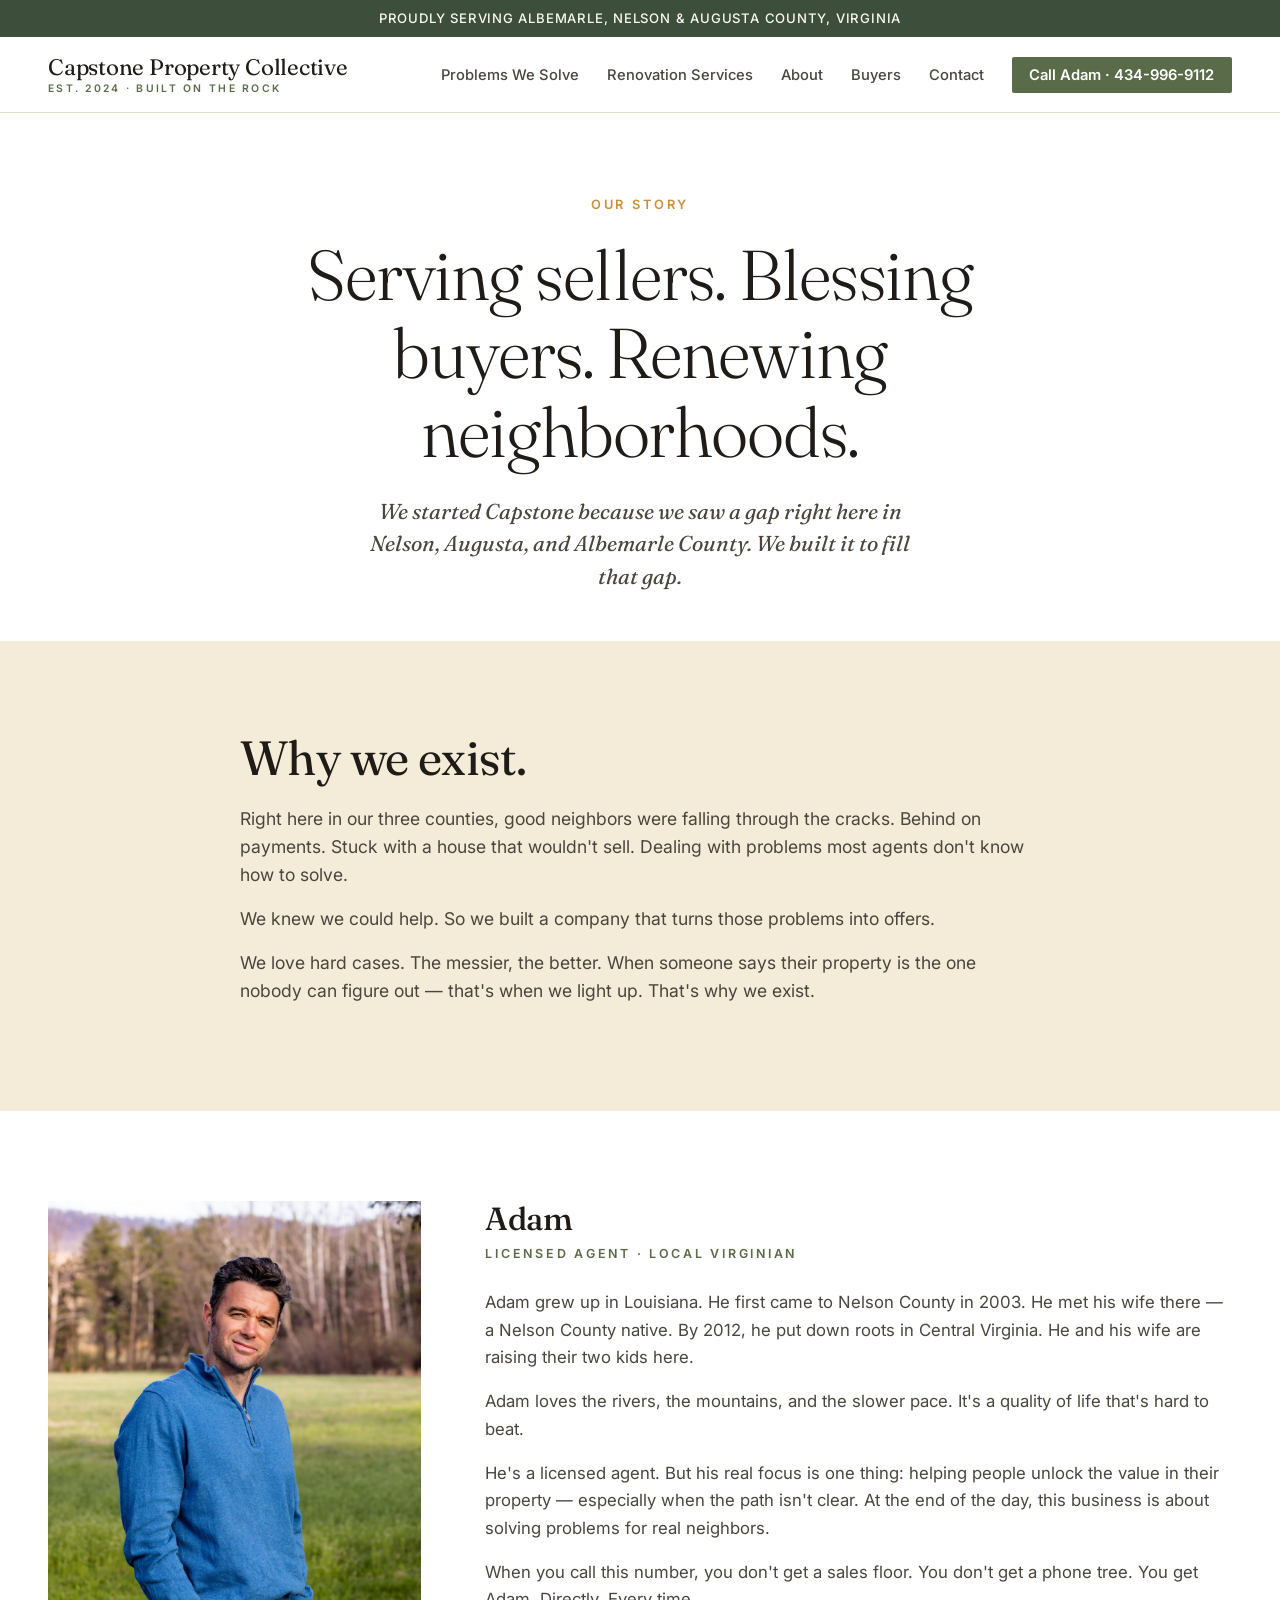
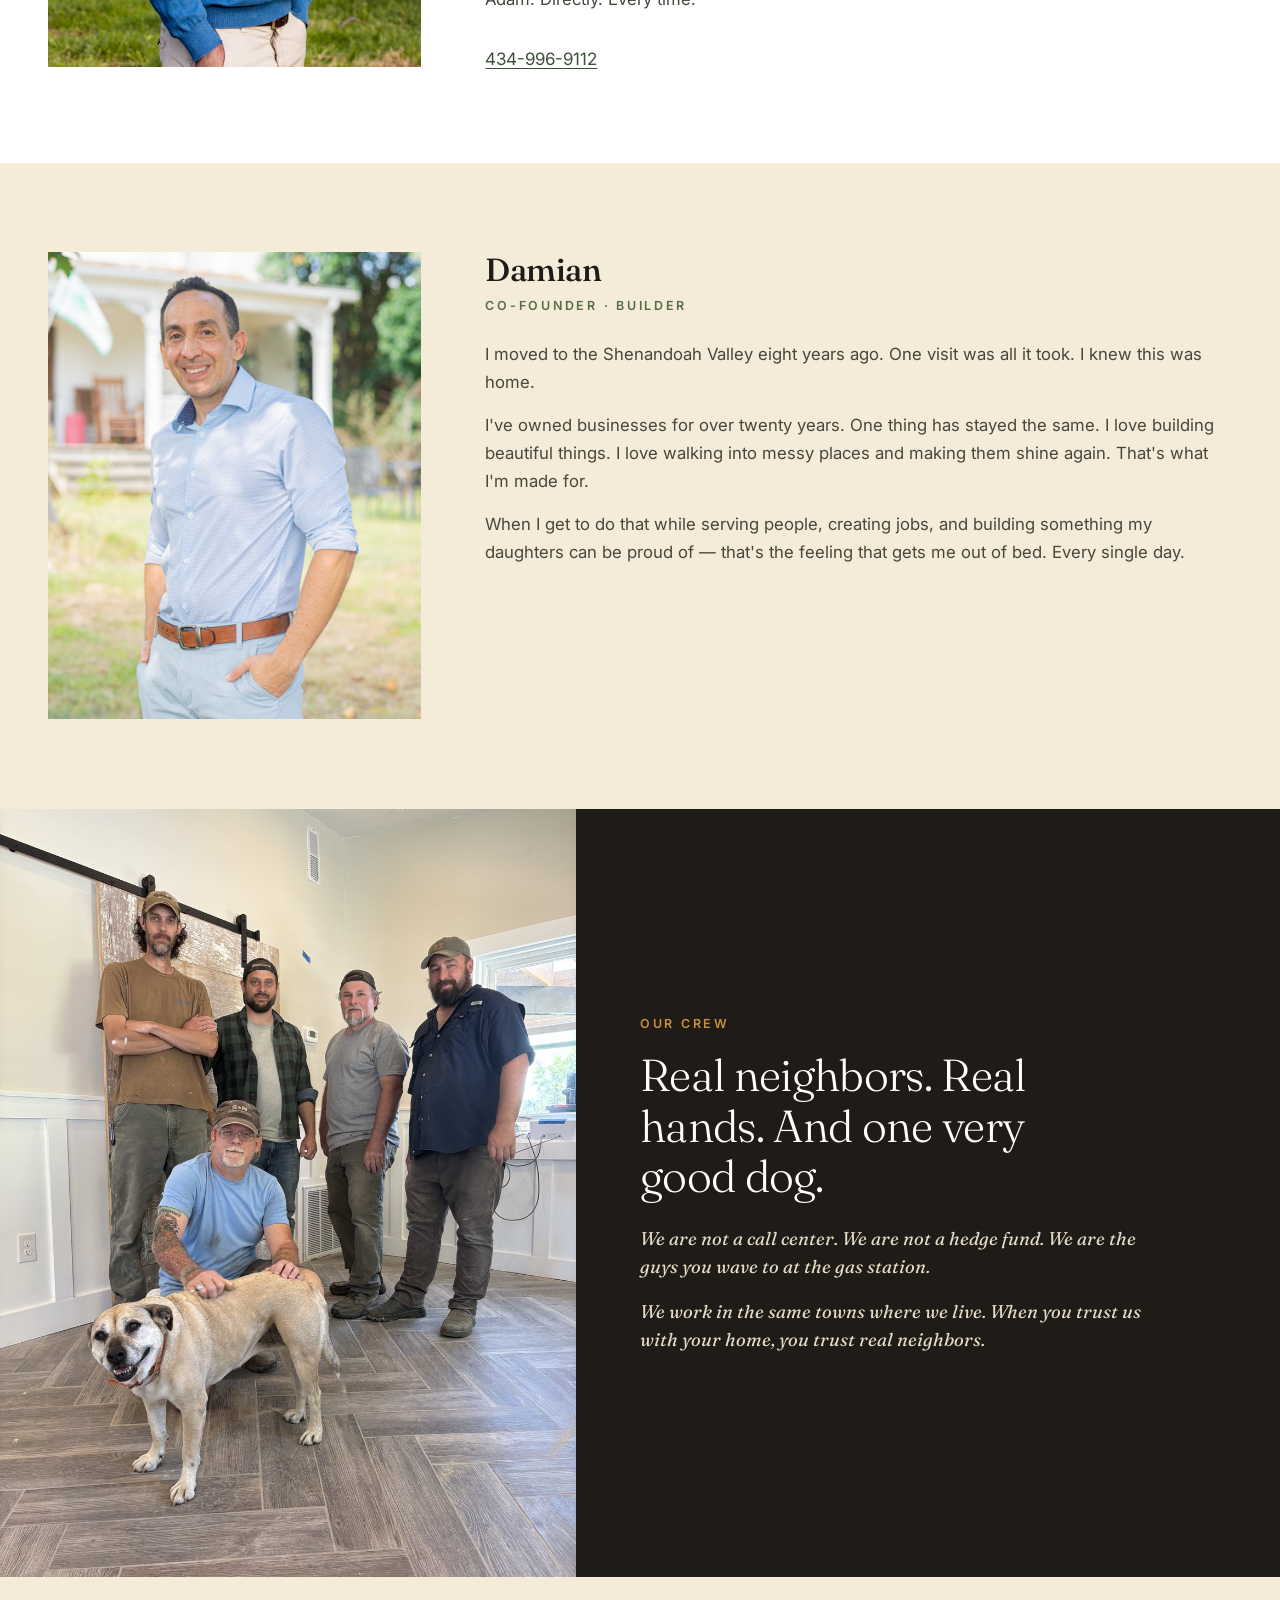
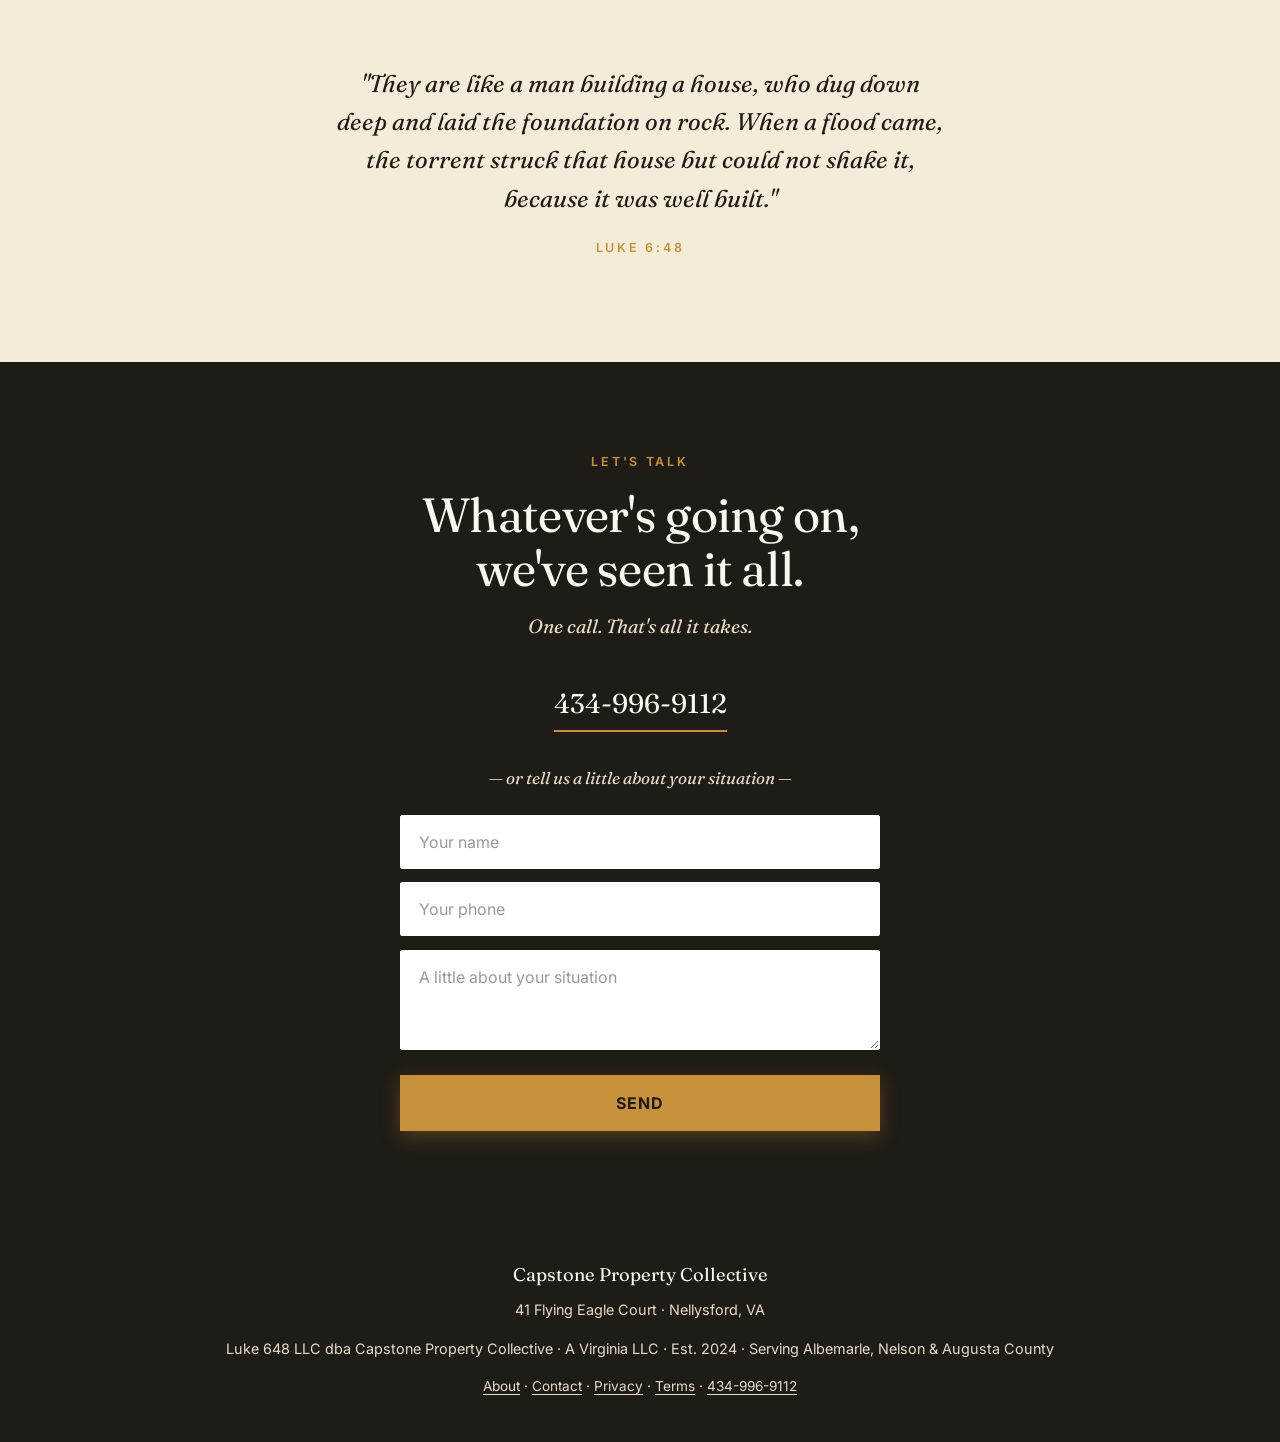
<file: about.html>
<!DOCTYPE html>
<html lang="en">
<head>
<meta charset="UTF-8" />
<meta name="viewport" content="width=device-width, initial-scale=1.0" />
<title>About — Capstone Property Collective</title>
<meta name="description" content="Serving sellers. Blessing buyers. Renewing neighborhoods. Meet the people behind Capstone Property Collective." />
<link rel="stylesheet" href="styles.css" />
</head>
<body>

<div class="topbar">Proudly serving Albemarle, Nelson &amp; Augusta County, Virginia</div>

<nav class="nav">
  <div class="nav-inner">
    <a href="index.html" class="brand">
      <span class="brand-name">Capstone Property Collective</span>
      <span class="brand-mark">Est. 2024 · Built on the Rock</span>
    </a>
    <ul class="nav-links">
      <li><a href="problems.html">Problems We Solve</a></li>
      <li><a href="build.html">Renovation Services</a></li>
      <li><a href="about.html">About</a></li>
      <li><a href="buyers.html">Buyers</a></li>
      <li><a href="contact.html">Contact</a></li>
      <li class="nav-cta-li"><a href="tel:4349969112" class="nav-cta">Call Adam · 434-996-9112</a></li>
    </ul>
  </div>
</nav>

<header class="page-hero">
  <div class="hero-eyebrow">Our Story</div>
  <h1>Serving sellers. Blessing buyers. Renewing neighborhoods.</h1>
  <p class="hero-sub">We started Capstone because we saw a gap right here in Nelson, Augusta, and Albemarle County. We built it to fill that gap.</p>
</header>

<section class="section section-band">
  <div class="section-inner" style="max-width: 50rem;">
    <h2 style="margin-bottom: 1.25rem;">Why we exist.</h2>
    <p style="font-size: 1.1rem; color: var(--charcoal-soft); margin-bottom: 1rem;">Right here in our three counties, good neighbors were falling through the cracks. Behind on payments. Stuck with a house that wouldn't sell. Dealing with problems most agents don't know how to solve.</p>
    <p style="font-size: 1.1rem; color: var(--charcoal-soft); margin-bottom: 1rem;">We knew we could help. So we built a company that turns those problems into offers.</p>
    <p style="font-size: 1.1rem; color: var(--charcoal-soft);">We love hard cases. The messier, the better. When someone says their property is the one nobody can figure out — that's when we light up. That's why we exist.</p>
  </div>
</section>

<section class="section">
  <div class="bio">
    <div class="bio-photo">
      <img src="images/adam-portrait.jpg" alt="Adam, Capstone's licensed agent" />
    </div>
    <div class="bio-text">
      <h3>Adam</h3>
      <p class="role">Licensed Agent · Local Virginian</p>
      <p>Adam grew up in Louisiana. He first came to Nelson County in 2003. He met his wife there — a Nelson County native. By 2012, he put down roots in Central Virginia. He and his wife are raising their two kids here.</p>
      <p>Adam loves the rivers, the mountains, and the slower pace. It's a quality of life that's hard to beat.</p>
      <p>He's a licensed agent. But his real focus is one thing: helping people unlock the value in their property — especially when the path isn't clear. At the end of the day, this business is about solving problems for real neighbors.</p>
      <p>When you call this number, you don't get a sales floor. You don't get a phone tree. You get Adam. Directly. Every time.</p>
      <a href="tel:4349969112" class="adam-phone" style="display:inline-block;margin-top:1rem;">434-996-9112</a>
    </div>
  </div>
</section>

<section class="section section-band">
  <div class="bio">
    <div class="bio-photo">
      <img src="images/damian-portrait.jpg" alt="Damian, co-founder" />
    </div>
    <div class="bio-text">
      <h3>Damian</h3>
      <p class="role">Co-Founder · Builder</p>
      <p>I moved to the Shenandoah Valley eight years ago. One visit was all it took. I knew this was home.</p>
      <p>I've owned businesses for over twenty years. One thing has stayed the same. I love building beautiful things. I love walking into messy places and making them shine again. That's what I'm made for.</p>
      <p>When I get to do that while serving people, creating jobs, and building something my daughters can be proud of — that's the feeling that gets me out of bed. Every single day.</p>
    </div>
  </div>
</section>

<section class="crew-feature">
  <div class="crew-photo">
    <img src="images/crew-dog.jpg" alt="The Capstone crew" />
  </div>
  <div class="crew-panel">
    <div class="section-eyebrow">Our Crew</div>
    <h2>Real neighbors. Real hands. And one very good dog.</h2>
    <p>We are not a call center. We are not a hedge fund. We are the guys you wave to at the gas station.</p>
    <p>We work in the same towns where we live. When you trust us with your home, you trust real neighbors.</p>
  </div>
</section>

<section class="verse">
  <p class="verse-text">"They are like a man building a house, who dug down deep and laid the foundation on rock. When a flood came, the torrent struck that house but could not shake it, because it was well built."</p>
  <p class="verse-cite">Luke 6:48</p>
</section>

<section class="section section-dark">
  <div class="cta">
    <div class="section-eyebrow">Let's Talk</div>
    <h2><span class="nowrap">Whatever's going on,</span><br /><span class="nowrap">we've seen it all.</span></h2>
    <p class="cta-sub">One call. That's all it takes.</p>

    <a href="tel:4349969112" class="cta-phone">434-996-9112</a>
    <p class="cta-or">— or tell us a little about your situation —</p>

    <form class="cta-form" action="https://formspree.io/f/xkoqqeay" method="POST">
      <input type="text" name="name" placeholder="Your name" required />
      <input type="tel" name="phone" placeholder="Your phone" required />
      <textarea name="situation" placeholder="A little about your situation"></textarea>
      <button type="submit" class="btn btn-primary">Send</button>
    </form>
  </div>
</section>

<footer class="footer">
  <div class="footer-brand">Capstone Property Collective</div>
  <p>41 Flying Eagle Court · Nellysford, VA</p>
  <p>Luke 648 LLC dba Capstone Property Collective · A Virginia LLC · Est. 2024 · Serving Albemarle, Nelson &amp; Augusta County</p>
  <p style="margin-top:1rem;font-size:0.85rem;">
    <a href="about.html">About</a> · <a href="contact.html">Contact</a> · <a href="privacy.html">Privacy</a> · <a href="terms.html">Terms</a> · <a href="tel:4349969112">434-996-9112</a>
  </p>
</footer>

</body>
</html>
</file>
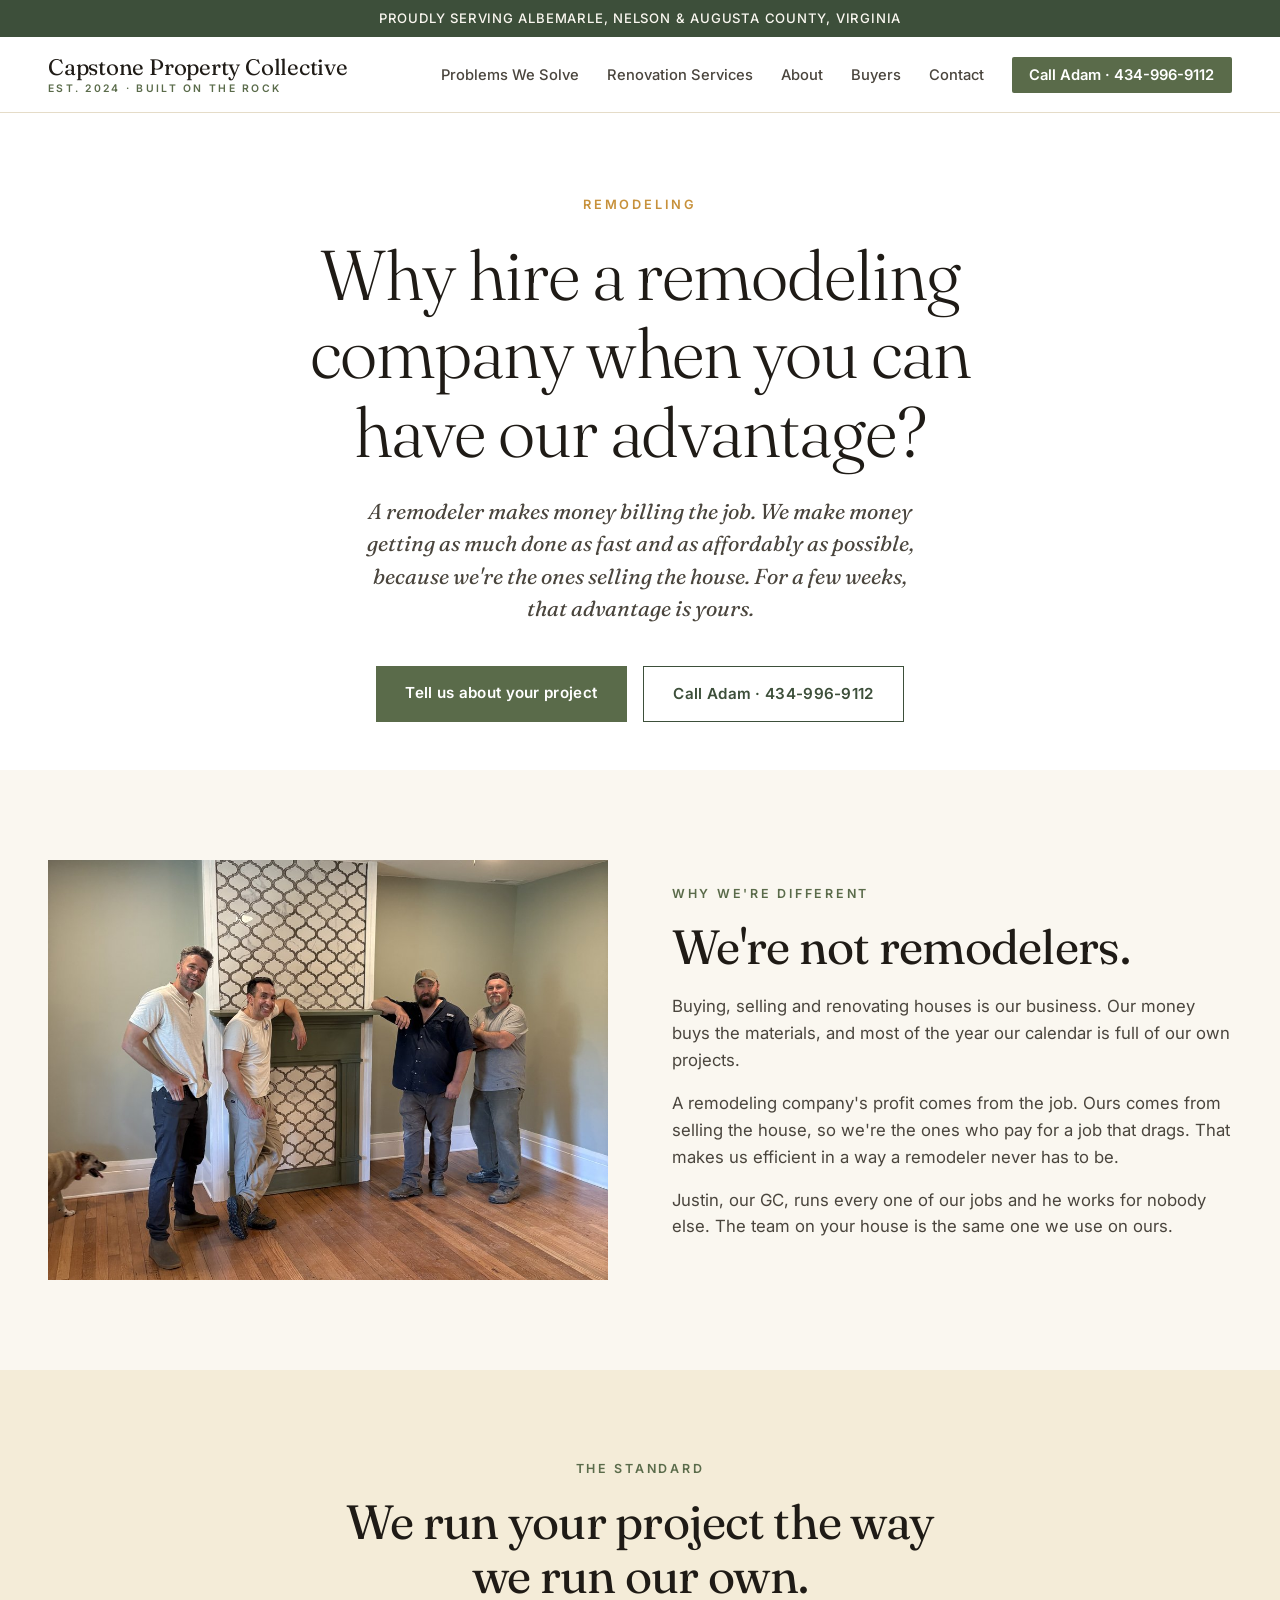
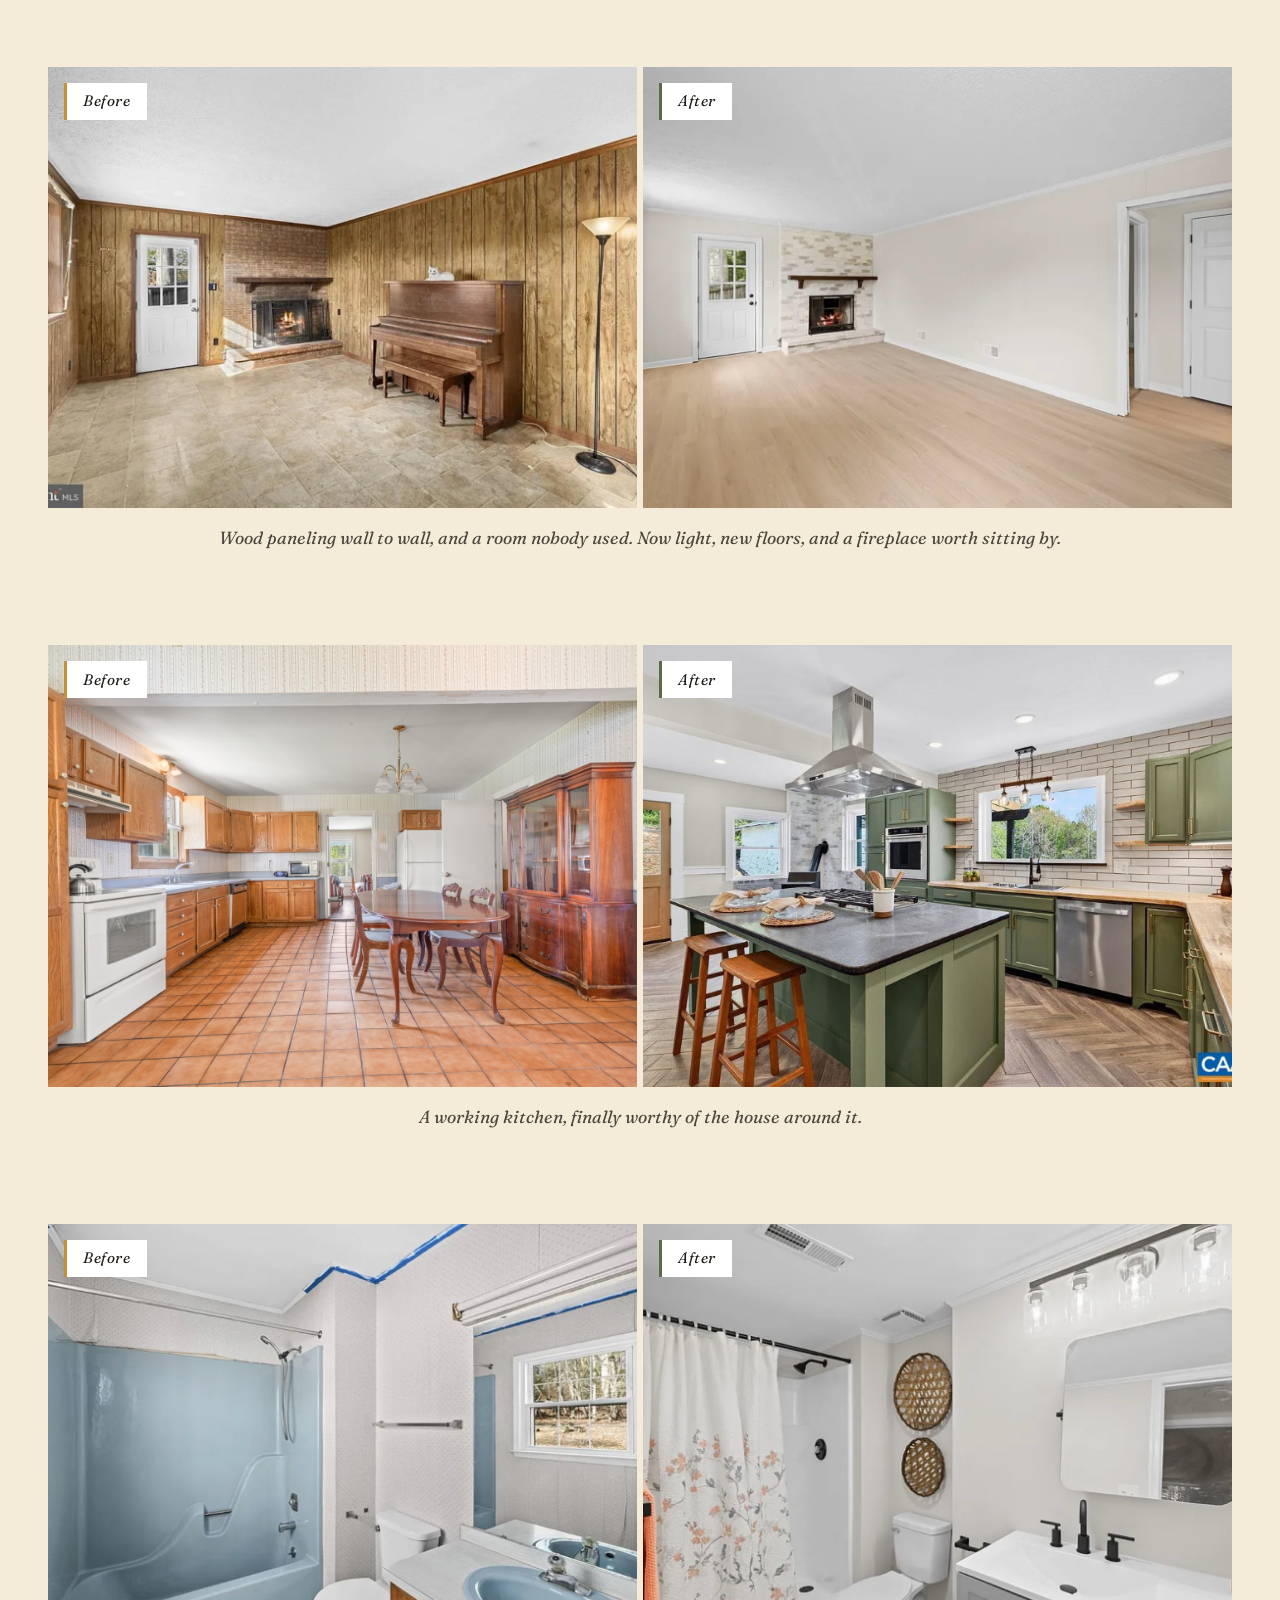
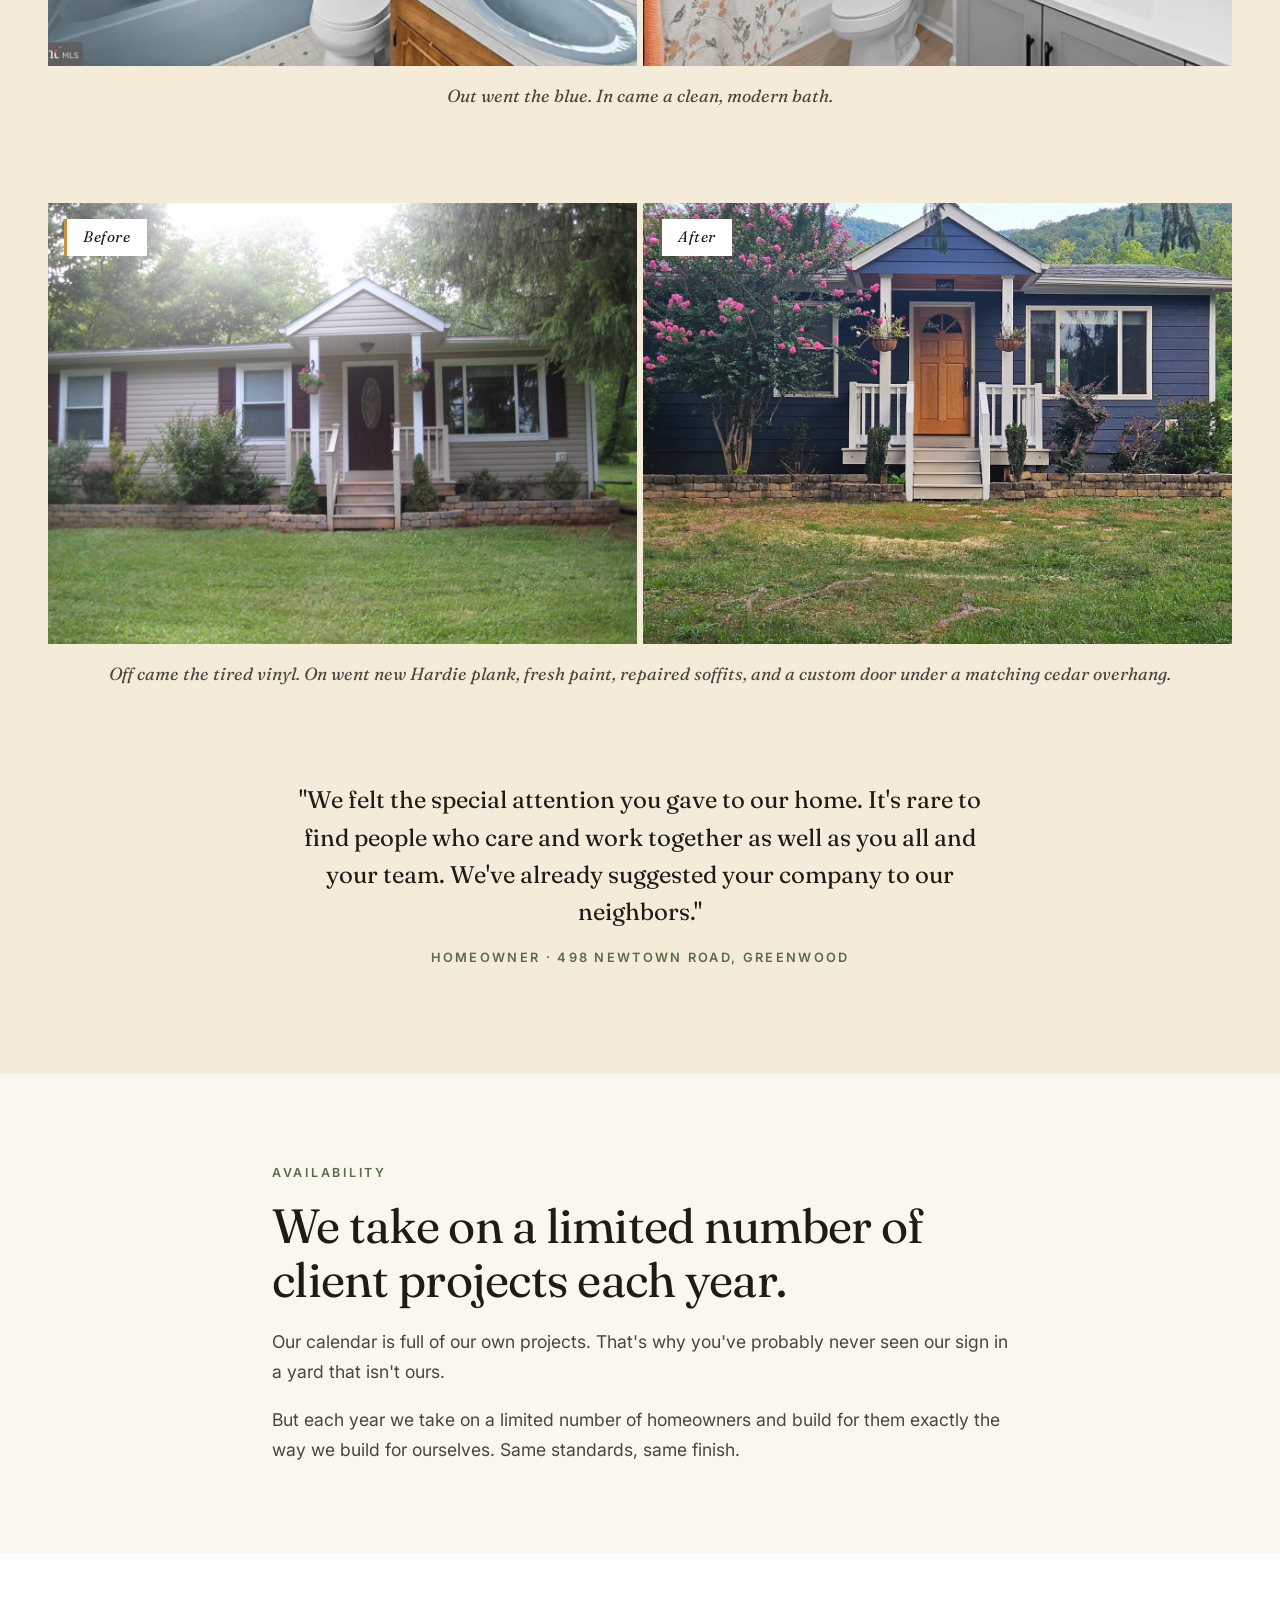
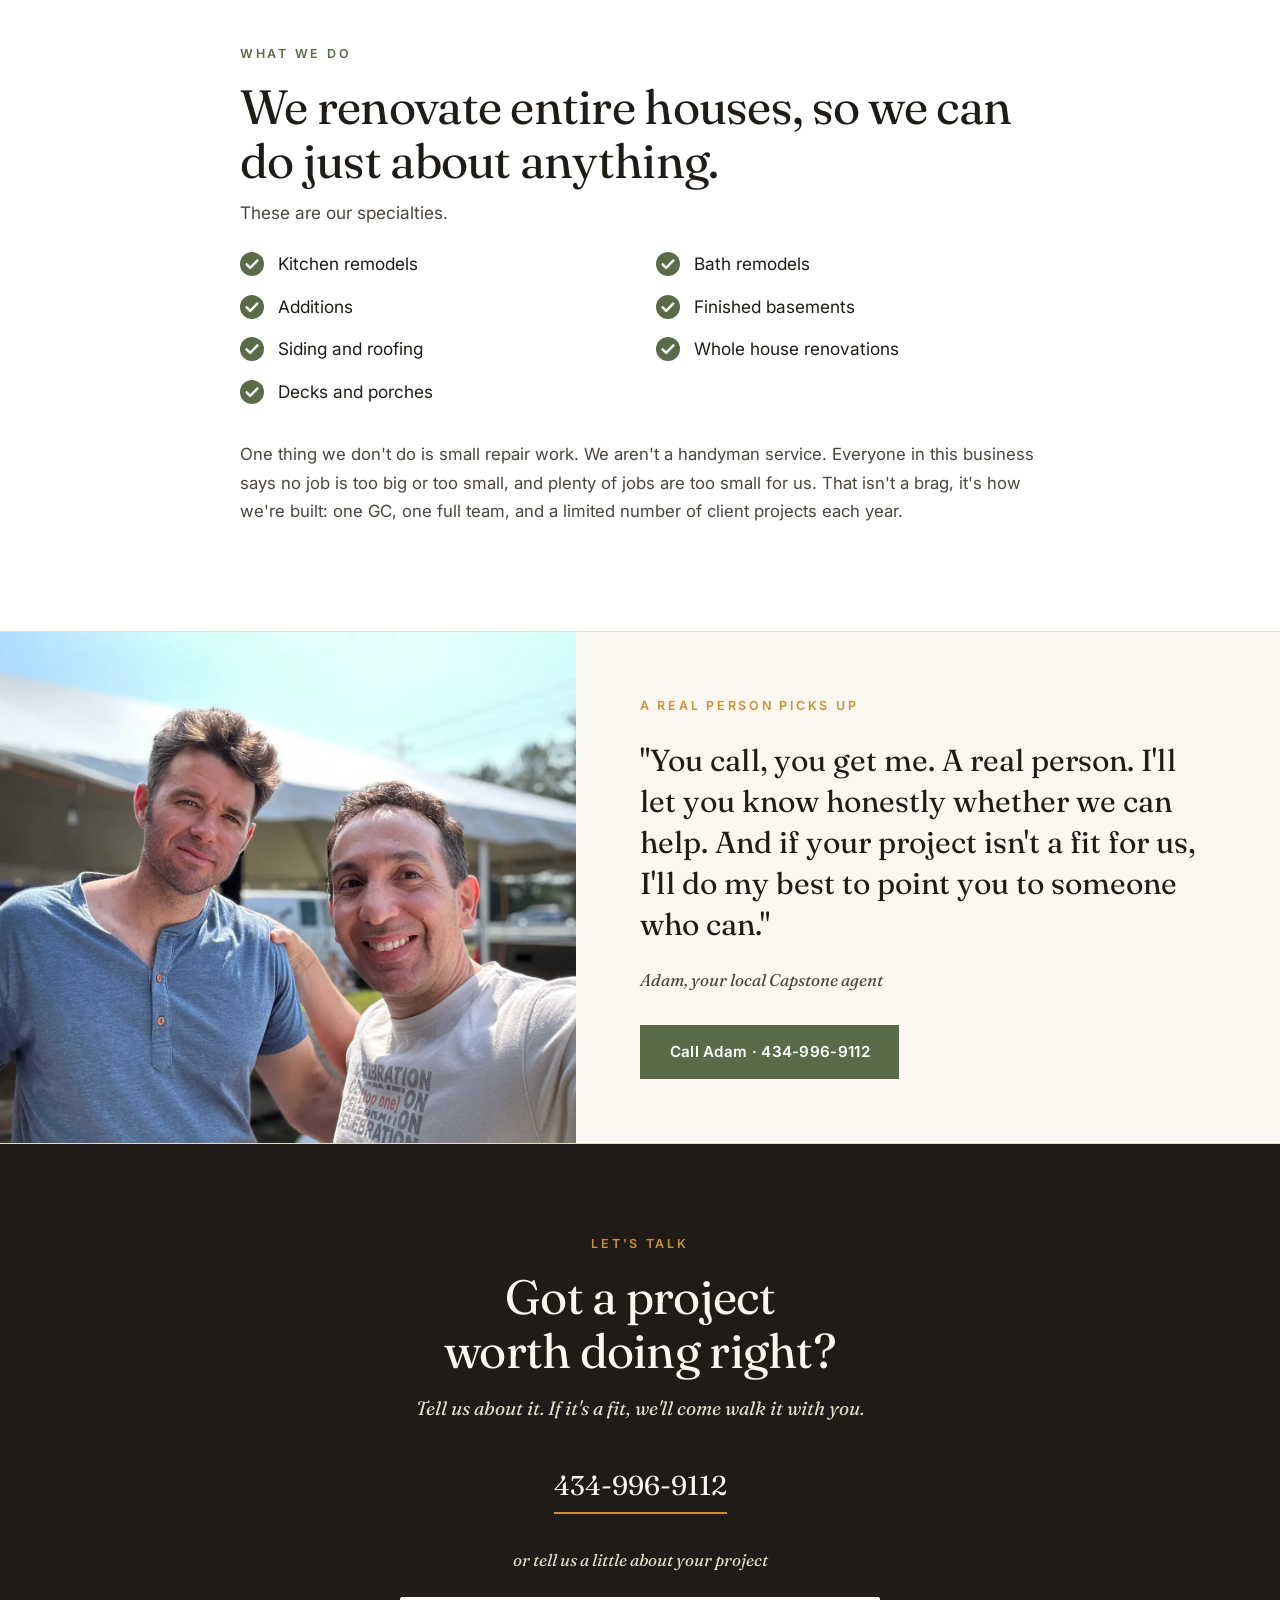
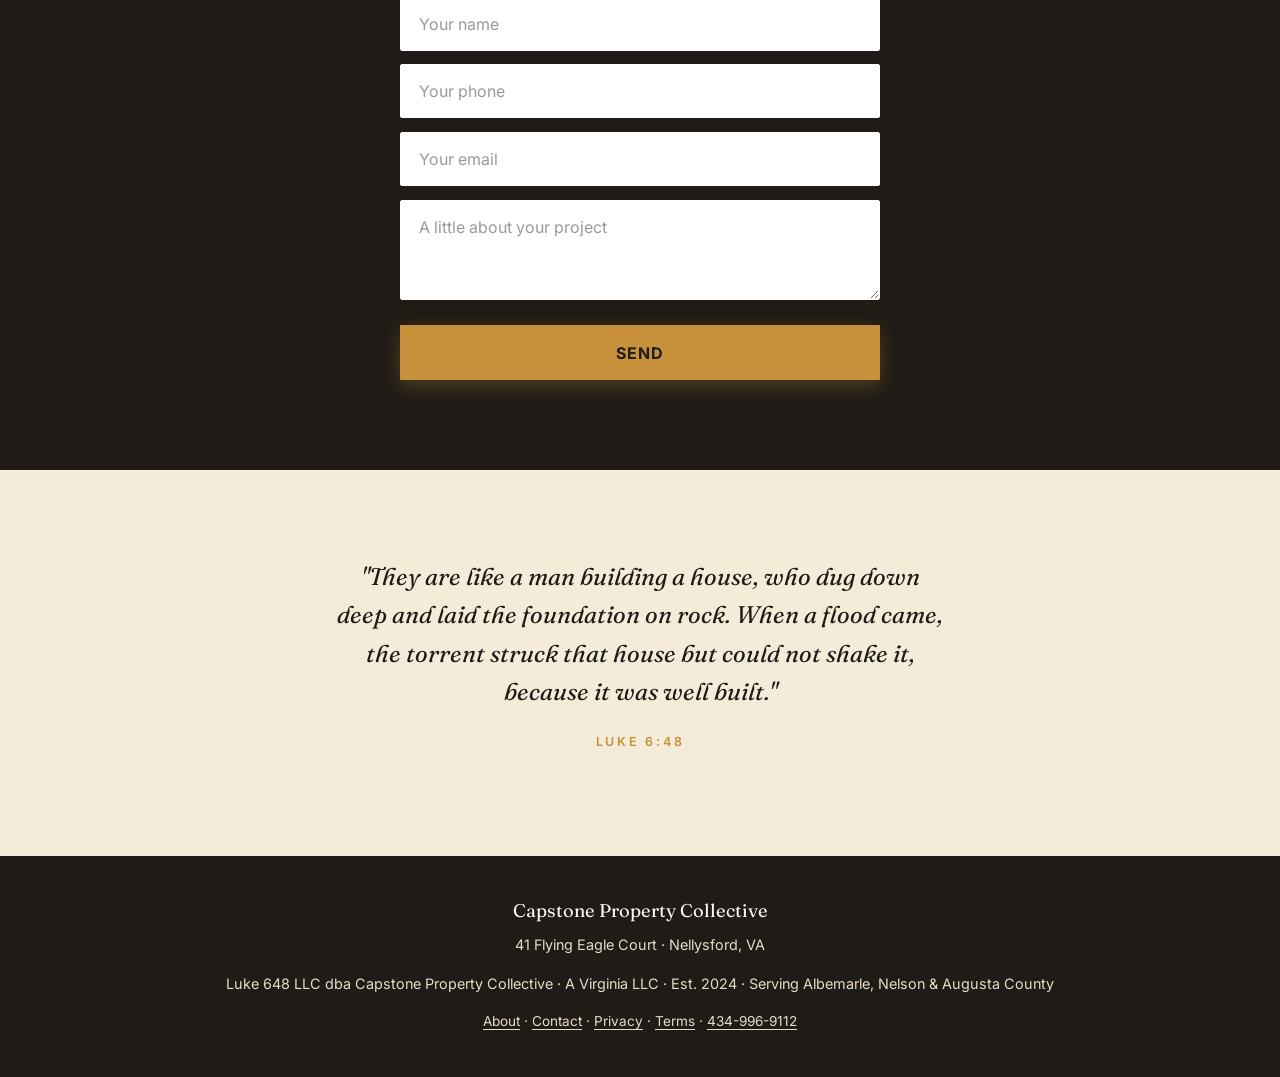
<file: build.html>
<!DOCTYPE html>
<html lang="en">
<head>
<meta charset="UTF-8" />
<meta name="viewport" content="width=device-width, initial-scale=1.0" />
<title>Renovation Services — Capstone Property Collective</title>
<meta name="description" content="Most of the year we only work on our own houses. We take on a limited number of client projects each year. Kitchens, baths, additions, basements, siding and roofing in Albemarle, Nelson and Augusta County." />
<link rel="canonical" href="https://capstonepropertycollective.com/build" />
<link rel="stylesheet" href="styles.css" />
<style>
  .spec-list { list-style: none; margin: 1.5rem 0 0; padding: 0; display: grid; grid-template-columns: repeat(2, minmax(0,1fr)); gap: 1.1rem 2rem; }
  .spec-list li { display: flex; align-items: flex-start; gap: 0.85rem; font-family: var(--sans); font-size: 1.08rem; color: var(--charcoal); line-height: 1.45; }
  .spec-list li svg { flex: 0 0 auto; margin-top: 0.05rem; }
  @media (max-width: 700px) { .spec-list { grid-template-columns: 1fr; } }
  .page-hero .hero-sub { margin-bottom: 2.5rem; }
  .page-hero .hero-actions { justify-content: center; }
  .ba-testimonial { max-width: 44rem; margin: 0 auto; text-align: center; }
  .ba-testimonial blockquote { font-family: var(--serif); font-size: clamp(1.15rem, 2vw, 1.5rem); line-height: 1.55; color: var(--charcoal); margin: 0 0 1.1rem; font-weight: 400; }
  .ba-testimonial .attrib { font-family: var(--sans); font-size: 0.8rem; letter-spacing: 0.18em; text-transform: uppercase; color: var(--sage); font-weight: 600; }
  .build-note { font-size: 1.05rem; color: var(--charcoal-soft); line-height: 1.7; margin-top: 2.25rem; }
</style>
</head>
<body>

<div class="topbar">Proudly serving Albemarle, Nelson &amp; Augusta County, Virginia</div>

<nav class="nav">
  <div class="nav-inner">
    <a href="index.html" class="brand">
      <span class="brand-name">Capstone Property Collective</span>
      <span class="brand-mark">Est. 2024 · Built on the Rock</span>
    </a>
    <ul class="nav-links">
      <li><a href="problems.html">Problems We Solve</a></li>
      <li><a href="build.html">Renovation Services</a></li>
      <li><a href="about.html">About</a></li>
      <li><a href="buyers.html">Buyers</a></li>
      <li><a href="contact.html">Contact</a></li>
      <li class="nav-cta-li"><a href="tel:4349969112" class="nav-cta">Call Adam · 434-996-9112</a></li>
    </ul>
  </div>
</nav>

<header class="page-hero">
  <div class="hero-eyebrow">Remodeling</div>
  <h1>Why hire a remodeling company when you can have our advantage?</h1>
  <p class="hero-sub">A remodeler makes money billing the job. We make money getting as much done as fast and as affordably as possible, because we're the ones selling the house. For a few weeks, that advantage is yours.</p>
  <div class="hero-actions">
    <a href="#start" class="btn btn-primary">Tell us about your project</a>
    <a href="tel:4349969112" class="btn btn-secondary">Call Adam · 434-996-9112</a>
  </div>
</header>

<!-- The argument -->
<section class="section section-paper">
  <div class="section-inner">
    <div class="two-col">
      <div class="two-col-image">
        <img src="images/crew-finished.jpg" alt="A finished Capstone renovation" />
      </div>
      <div class="two-col-text">
        <div class="section-eyebrow">Why we're different</div>
        <h2>We're not remodelers.</h2>
        <p>Buying, selling and renovating houses is our business. Our money buys the materials, and most of the year our calendar is full of our own projects.</p>
        <p>A remodeling company's profit comes from the job. Ours comes from selling the house, so we're the ones who pay for a job that drags. That makes us efficient in a way a remodeler never has to be.</p>
        <p>Justin, our GC, runs every one of our jobs and he works for nobody else. The team on your house is the same one we use on ours.</p>
      </div>
    </div>
  </div>
</section>

<!-- Proof -->
<section class="section section-band" id="our-work">
  <div class="section-header">
    <div class="section-eyebrow">The Standard</div>
    <h2>We run your project the way we run our own.</h2>
  </div>

  <div class="ba-stack">
    <div class="ba-pair">
      <div class="ba-grid">
        <div class="ba-frame before">
          <img src="images/vermira-family-before.jpg" alt="Vermira living room, before" />
          <span class="ba-label">Before</span>
        </div>
        <div class="ba-frame after">
          <img src="images/vermira-family-after.jpg" alt="Vermira living room, after" />
          <span class="ba-label">After</span>
        </div>
      </div>
      <p class="ba-pair-caption">Wood paneling wall to wall, and a room nobody used. Now light, new floors, and a fireplace worth sitting by.</p>
    </div>

    <div class="ba-pair">
      <div class="ba-grid">
        <div class="ba-frame before">
          <img src="images/oldroseland-kitchen-before.jpg" alt="Old Roseland kitchen, before" />
          <span class="ba-label">Before</span>
        </div>
        <div class="ba-frame after">
          <img src="images/oldroseland-kitchen-after.jpg" alt="Old Roseland kitchen, after" />
          <span class="ba-label">After</span>
        </div>
      </div>
      <p class="ba-pair-caption">A working kitchen, finally worthy of the house around it.</p>
    </div>

    <div class="ba-pair">
      <div class="ba-grid">
        <div class="ba-frame before">
          <img src="images/vermira-bath-before.jpg" alt="Vermira full bath, before" />
          <span class="ba-label">Before</span>
        </div>
        <div class="ba-frame after">
          <img src="images/vermira-bath-after.jpg" alt="Vermira full bath, after" />
          <span class="ba-label">After</span>
        </div>
      </div>
      <p class="ba-pair-caption">Out went the blue. In came a clean, modern bath.</p>
    </div>

    <div class="ba-pair">
      <div class="ba-grid">
        <div class="ba-frame before">
          <img src="images/newton-exterior-before.jpg" alt="498 Newtown Road front, before" />
          <span class="ba-label">Before</span>
        </div>
        <div class="ba-frame after">
          <img src="images/newton-exterior-after.jpg" alt="498 Newtown Road front, after" />
          <span class="ba-label">After</span>
        </div>
      </div>
      <p class="ba-pair-caption">Off came the tired vinyl. On went new Hardie plank, fresh paint, repaired soffits, and a custom door under a matching cedar overhang.</p>
    </div>

    <div class="ba-testimonial">
      <blockquote>"We felt the special attention you gave to our home. It's rare to find people who care and work together as well as you all and your team. We've already suggested your company to our neighbors."</blockquote>
      <p class="attrib">Homeowner · 498 Newtown Road, Greenwood</p>
    </div>
  </div>
</section>

<!-- Exclusivity + availability -->
<section class="section section-paper">
  <div class="section-inner" style="max-width:46rem;">
    <div class="section-eyebrow">Availability</div>
    <h2 style="margin-bottom:1.25rem;">We take on a limited number of client projects each year.</h2>
    <p style="font-size:1.1rem;color:var(--charcoal-soft);line-height:1.7;margin-bottom:1.15rem;">Our calendar is full of our own projects. That's why you've probably never seen our sign in a yard that isn't ours.</p>
    <p style="font-size:1.1rem;color:var(--charcoal-soft);line-height:1.7;margin-bottom:0;">But each year we take on a limited number of homeowners and build for them exactly the way we build for ourselves. Same standards, same finish.</p>
  </div>
</section>

<!-- Specialties -->
<section class="section">
  <div class="section-inner" style="max-width:50rem;">
    <div class="section-eyebrow">What We Do</div>
    <h2 style="margin-bottom:0.75rem;">We renovate entire houses, so we can do just about anything.</h2>
    <p style="font-size:1.08rem;color:var(--charcoal-soft);">These are our specialties.</p>

    <ul class="spec-list">
      <li><svg width="24" height="24" viewBox="0 0 24 24" aria-hidden="true"><circle cx="12" cy="12" r="12" fill="#5A6B4A"/><path d="M6.6 12.3l3.6 3.6L17.4 8.4" fill="none" stroke="#FFFFFF" stroke-width="2.4" stroke-linecap="round" stroke-linejoin="round"/></svg><span>Kitchen remodels</span></li>
      <li><svg width="24" height="24" viewBox="0 0 24 24" aria-hidden="true"><circle cx="12" cy="12" r="12" fill="#5A6B4A"/><path d="M6.6 12.3l3.6 3.6L17.4 8.4" fill="none" stroke="#FFFFFF" stroke-width="2.4" stroke-linecap="round" stroke-linejoin="round"/></svg><span>Bath remodels</span></li>
      <li><svg width="24" height="24" viewBox="0 0 24 24" aria-hidden="true"><circle cx="12" cy="12" r="12" fill="#5A6B4A"/><path d="M6.6 12.3l3.6 3.6L17.4 8.4" fill="none" stroke="#FFFFFF" stroke-width="2.4" stroke-linecap="round" stroke-linejoin="round"/></svg><span>Additions</span></li>
      <li><svg width="24" height="24" viewBox="0 0 24 24" aria-hidden="true"><circle cx="12" cy="12" r="12" fill="#5A6B4A"/><path d="M6.6 12.3l3.6 3.6L17.4 8.4" fill="none" stroke="#FFFFFF" stroke-width="2.4" stroke-linecap="round" stroke-linejoin="round"/></svg><span>Finished basements</span></li>
      <li><svg width="24" height="24" viewBox="0 0 24 24" aria-hidden="true"><circle cx="12" cy="12" r="12" fill="#5A6B4A"/><path d="M6.6 12.3l3.6 3.6L17.4 8.4" fill="none" stroke="#FFFFFF" stroke-width="2.4" stroke-linecap="round" stroke-linejoin="round"/></svg><span>Siding and roofing</span></li>
      <li><svg width="24" height="24" viewBox="0 0 24 24" aria-hidden="true"><circle cx="12" cy="12" r="12" fill="#5A6B4A"/><path d="M6.6 12.3l3.6 3.6L17.4 8.4" fill="none" stroke="#FFFFFF" stroke-width="2.4" stroke-linecap="round" stroke-linejoin="round"/></svg><span>Whole house renovations</span></li>
      <li><svg width="24" height="24" viewBox="0 0 24 24" aria-hidden="true"><circle cx="12" cy="12" r="12" fill="#5A6B4A"/><path d="M6.6 12.3l3.6 3.6L17.4 8.4" fill="none" stroke="#FFFFFF" stroke-width="2.4" stroke-linecap="round" stroke-linejoin="round"/></svg><span>Decks and porches</span></li>
    </ul>

    <p class="build-note">One thing we don't do is small repair work. We aren't a handyman service. Everyone in this business says no job is too big or too small, and plenty of jobs are too small for us. That isn't a brag, it's how we're built: one GC, one full team, and a limited number of client projects each year.</p>
  </div>
</section>

<section class="quote-band">
  <div class="quote-band-photo">
    <img src="images/IMG_0048.webp" alt="Adam, your local Capstone agent" />
  </div>
  <div class="quote-band-text">
    <div class="section-eyebrow">A real person picks up</div>
    <blockquote>
      "You call, you get me. A real person. I'll let you know honestly whether we can help. And if your project isn't a fit for us, I'll do my best to point you to someone who can."
    </blockquote>
    <p class="quote-attrib">Adam, your local Capstone agent</p>
    <a href="tel:4349969112" class="btn btn-primary">Call Adam · 434-996-9112</a>
  </div>
</section>

<section class="section section-dark" id="start">
  <div class="cta">
    <div class="section-eyebrow">Let's Talk</div>
    <h2><span class="nowrap">Got a project</span><br /><span class="nowrap">worth doing right?</span></h2>
    <p class="cta-sub">Tell us about it. If it's a fit, we'll come walk it with you.</p>

    <a href="tel:4349969112" class="cta-phone">434-996-9112</a>
    <p class="cta-or">or tell us a little about your project</p>

    <form class="cta-form" action="https://formspree.io/f/xkoqqeay" method="POST">
      <input type="hidden" name="path" value="build-lead" />
      <input type="text" name="name" placeholder="Your name" required />
      <input type="tel" name="phone" placeholder="Your phone" required />
      <input type="email" name="email" placeholder="Your email" />
      <textarea name="project" placeholder="A little about your project"></textarea>
      <button type="submit" class="btn btn-primary">Send</button>
    </form>
  </div>
</section>

<section class="verse">
  <p class="verse-text">"They are like a man building a house, who dug down deep and laid the foundation on rock. When a flood came, the torrent struck that house but could not shake it, because it was well built."</p>
  <p class="verse-cite">Luke 6:48</p>
</section>

<footer class="footer">
  <div class="footer-brand">Capstone Property Collective</div>
  <p>41 Flying Eagle Court · Nellysford, VA</p>
  <p>Luke 648 LLC dba Capstone Property Collective · A Virginia LLC · Est. 2024 · Serving Albemarle, Nelson &amp; Augusta County</p>
  <p style="margin-top:1rem;font-size:0.85rem;">
    <a href="about.html">About</a> · <a href="contact.html">Contact</a> · <a href="privacy.html">Privacy</a> · <a href="terms.html">Terms</a> · <a href="tel:4349969112">434-996-9112</a>
  </p>
</footer>

</body>
</html>
</file>
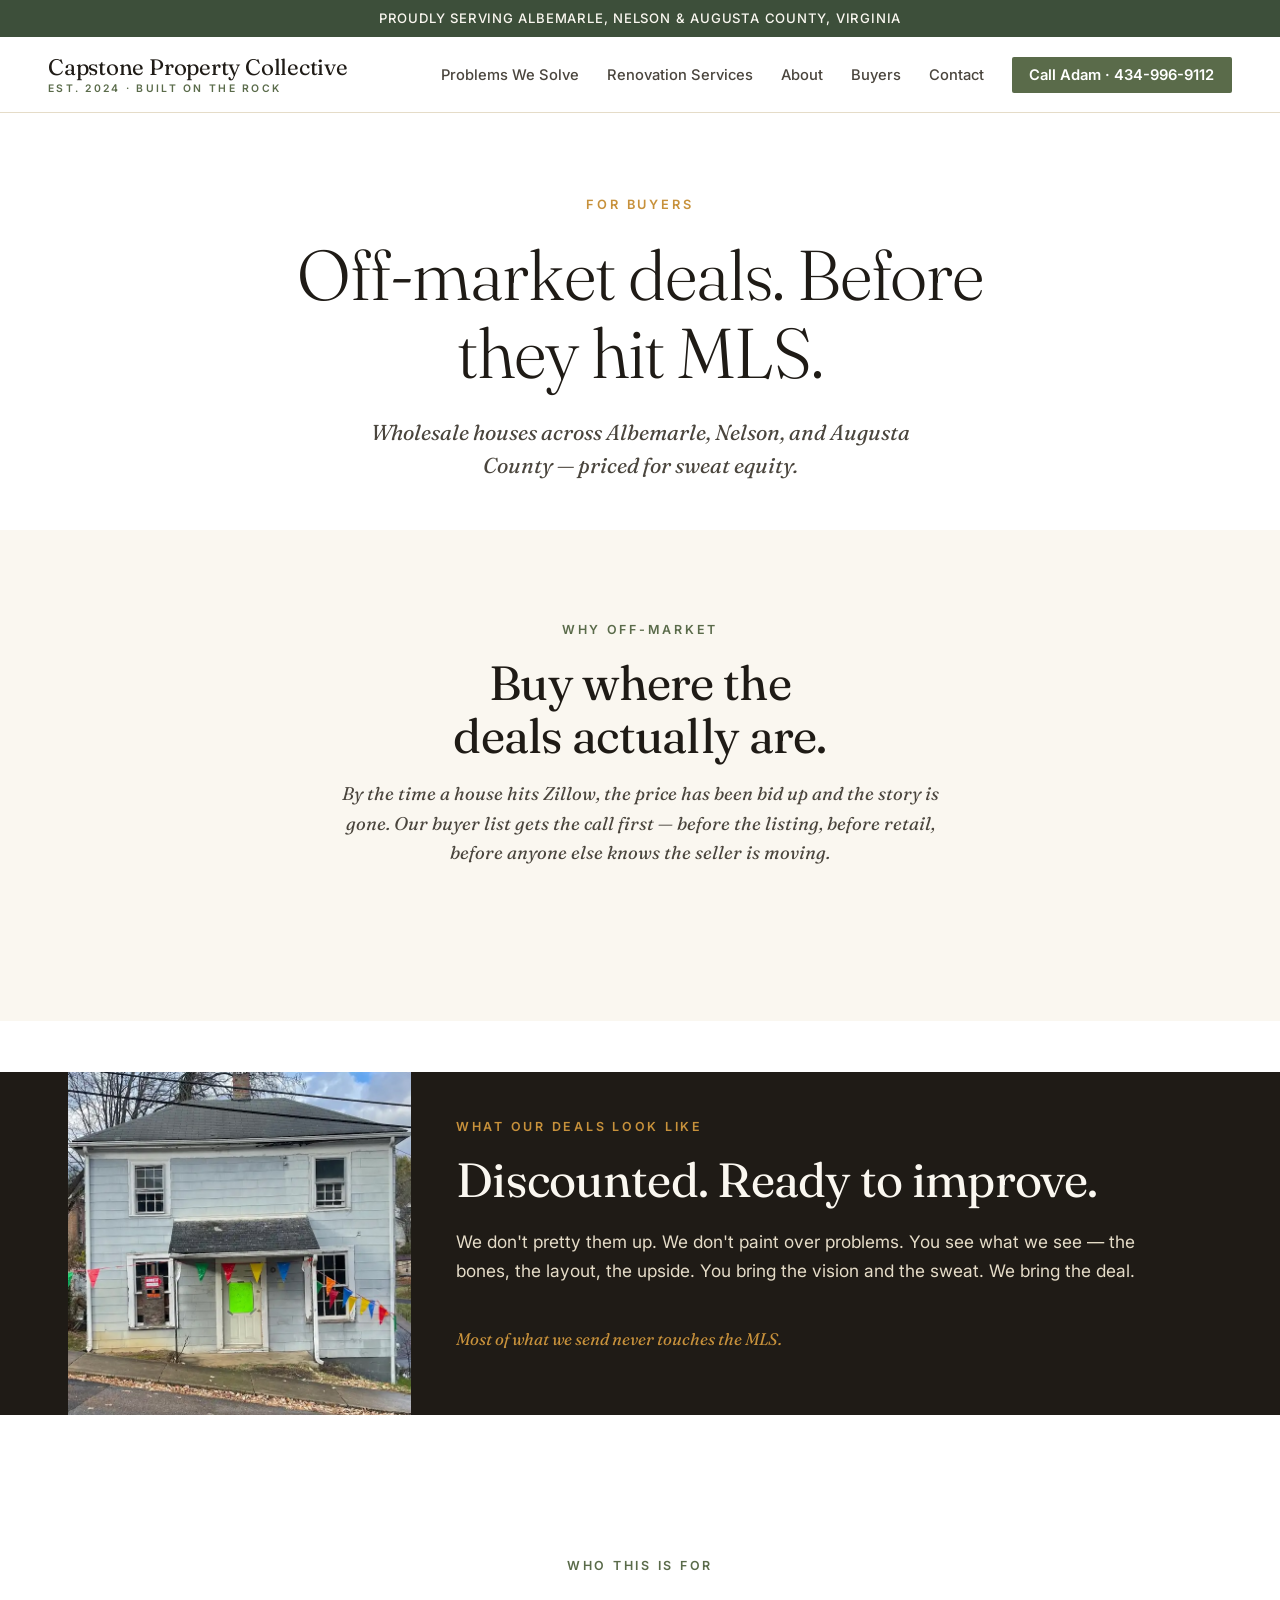
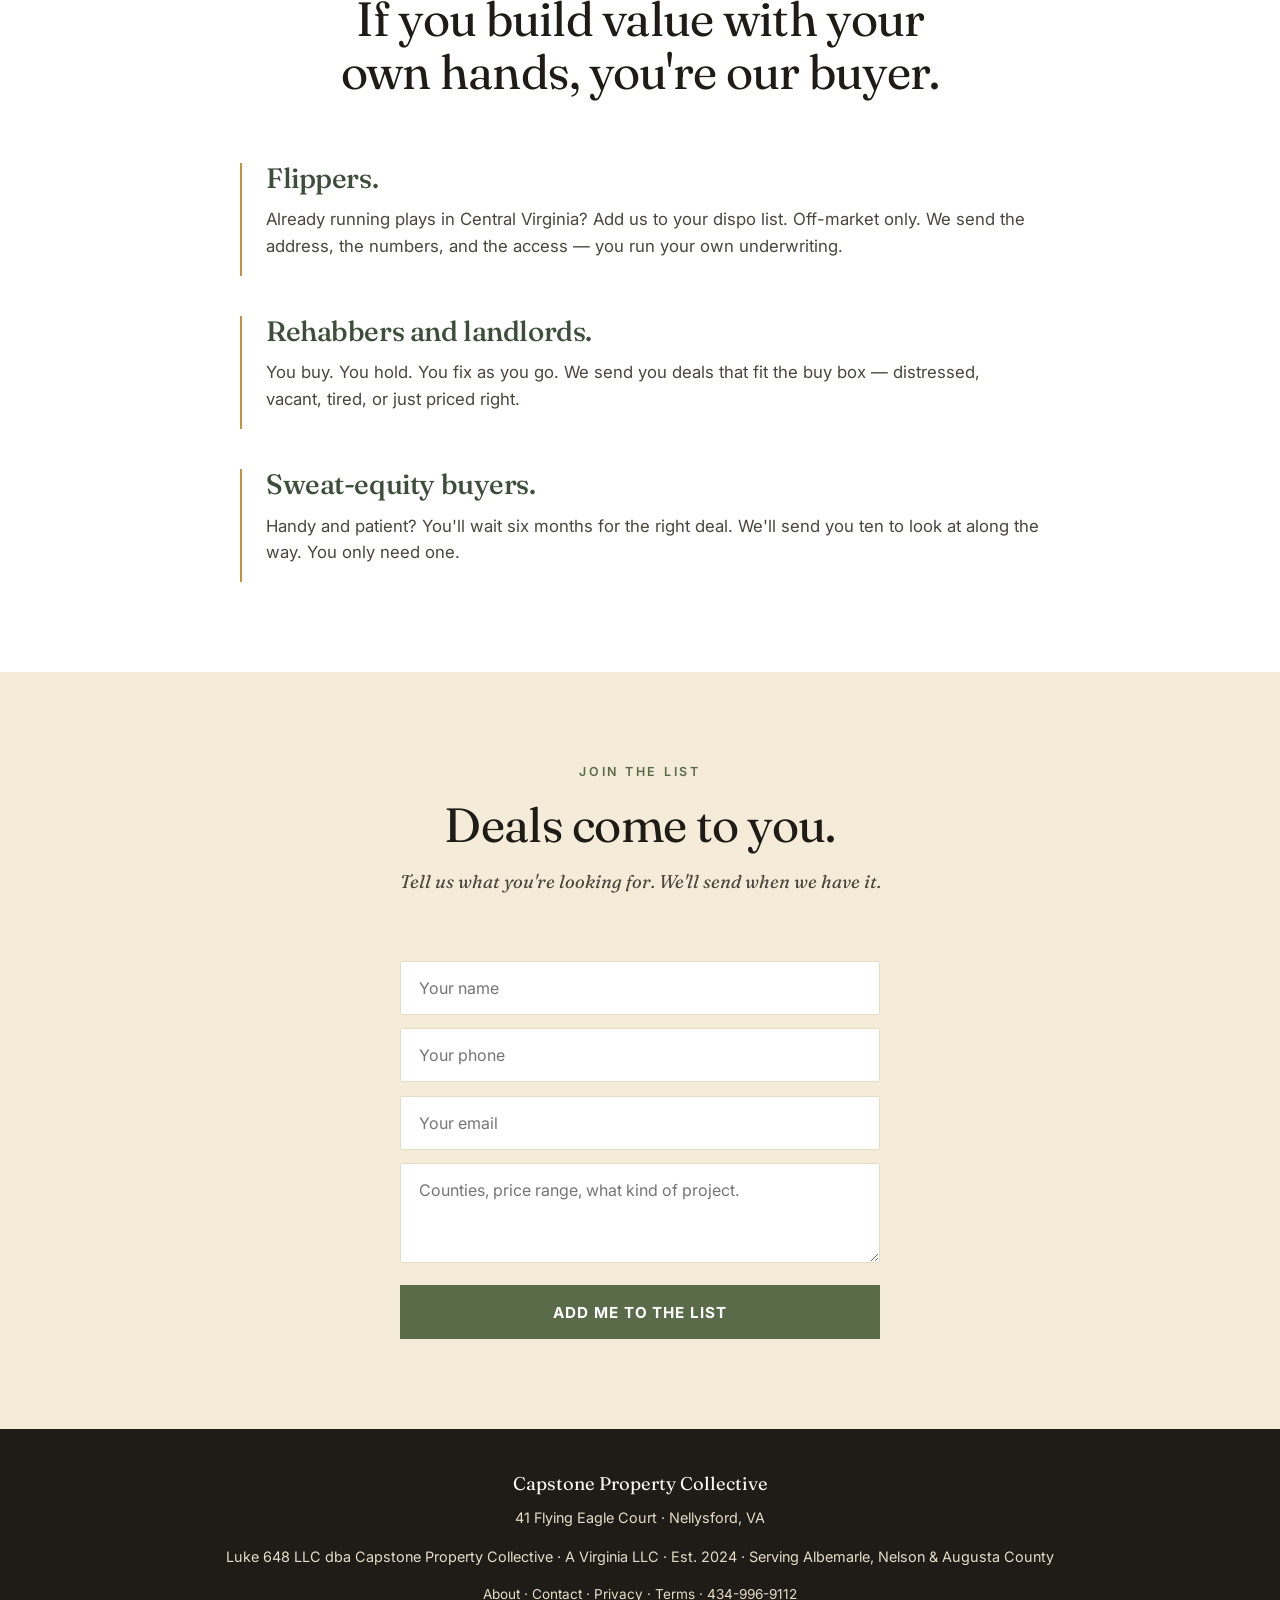
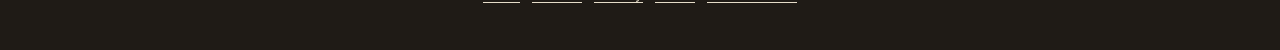
<file: buyers.html>
<!DOCTYPE html>
<html lang="en">
<head>
<meta charset="UTF-8" />
<meta name="viewport" content="width=device-width, initial-scale=1.0" />
<title>For Buyers — Capstone Property Collective</title>
<meta name="description" content="Off-market wholesale deals across Albemarle, Nelson, and Augusta County. Priced for sweat equity. Get them before they hit MLS." />
<link rel="stylesheet" href="styles.css" />
</head>
<body>

<div class="topbar">Proudly serving Albemarle, Nelson &amp; Augusta County, Virginia</div>

<nav class="nav">
  <div class="nav-inner">
    <a href="index.html" class="brand">
      <span class="brand-name">Capstone Property Collective</span>
      <span class="brand-mark">Est. 2024 · Built on the Rock</span>
    </a>
    <ul class="nav-links">
      <li><a href="problems.html">Problems We Solve</a></li>
      <li><a href="build.html">Renovation Services</a></li>
      <li><a href="about.html">About</a></li>
      <li><a href="buyers.html">Buyers</a></li>
      <li><a href="contact.html">Contact</a></li>
      <li class="nav-cta-li"><a href="tel:4349969112" class="nav-cta">Call Adam · 434-996-9112</a></li>
    </ul>
  </div>
</nav>

<header class="page-hero">
  <div class="hero-eyebrow">For Buyers</div>
  <h1>Off-market deals. Before they hit MLS.</h1>
  <p class="hero-sub">Wholesale houses across Albemarle, Nelson, and Augusta County — priced for sweat equity.</p>
</header>

<section class="section section-paper">
  <div class="section-inner" style="max-width: 60rem;">
    <div class="section-header">
      <div class="section-eyebrow">Why off-market</div>
      <h2>Buy where the<br />deals actually are.</h2>
      <p>By the time a house hits Zillow, the price has been bid up and the story is gone. Our buyer list gets the call first — before the listing, before retail, before anyone else knows the seller is moving.</p>
    </div>
  </div>
</section>

<section class="buyers-feature">
  <div class="buyers-feature-inner">
    <div class="buyers-feature-photo">
      <img src="images/IMG_2383_copy.jpg" alt="An off-market property — bones and upside, priced for sweat equity" />
    </div>
    <div class="buyers-feature-text">
      <div class="section-eyebrow">What our deals look like</div>
      <h2>Discounted. Ready to improve.</h2>
      <p>We don't pretty them up. We don't paint over problems. You see what we see — the bones, the layout, the upside. You bring the vision and the sweat. We bring the deal.</p>
      <p class="buyers-feature-attrib">Most of what we send never touches the MLS.</p>
    </div>
  </div>
</section>

<section class="section">
  <div class="section-inner">
    <div class="section-header">
      <div class="section-eyebrow">Who this is for</div>
      <h2>If you build value with your own hands, you're our buyer.</h2>
    </div>

    <div class="feature-list">
      <div class="feature-item">
        <h3>Flippers.</h3>
        <p>Already running plays in Central Virginia? Add us to your dispo list. Off-market only. We send the address, the numbers, and the access — you run your own underwriting.</p>
      </div>

      <div class="feature-item">
        <h3>Rehabbers and landlords.</h3>
        <p>You buy. You hold. You fix as you go. We send you deals that fit the buy box — distressed, vacant, tired, or just priced right.</p>
      </div>

      <div class="feature-item">
        <h3>Sweat-equity buyers.</h3>
        <p>Handy and patient? You'll wait six months for the right deal. We'll send you ten to look at along the way. You only need one.</p>
      </div>
    </div>
  </div>
</section>

<section class="section section-band">
  <div class="section-inner" style="max-width: 36rem;">
    <div class="section-header">
      <div class="section-eyebrow">Join the List</div>
      <h2>Deals come to you.</h2>
      <p>Tell us what you're looking for. We'll send when we have it.</p>
    </div>

    <form class="buyers-form" action="https://formspree.io/f/xkoqqeay" method="POST">
      <input type="hidden" name="path" value="Buyers List" />
      <input type="text" name="name" placeholder="Your name" required />
      <input type="tel" name="phone" placeholder="Your phone" required />
      <input type="email" name="email" placeholder="Your email" required />
      <textarea name="looking_for" placeholder="Counties, price range, what kind of project."></textarea>
      <button type="submit" class="btn btn-primary">Add Me to the List</button>
    </form>
  </div>
</section>

<footer class="footer">
  <div class="footer-brand">Capstone Property Collective</div>
  <p>41 Flying Eagle Court · Nellysford, VA</p>
  <p>Luke 648 LLC dba Capstone Property Collective · A Virginia LLC · Est. 2024 · Serving Albemarle, Nelson &amp; Augusta County</p>
  <p style="margin-top:1rem;font-size:0.85rem;">
    <a href="about.html">About</a> · <a href="contact.html">Contact</a> · <a href="privacy.html">Privacy</a> · <a href="terms.html">Terms</a> · <a href="tel:4349969112">434-996-9112</a>
  </p>
</footer>

</body>
</html>
</file>
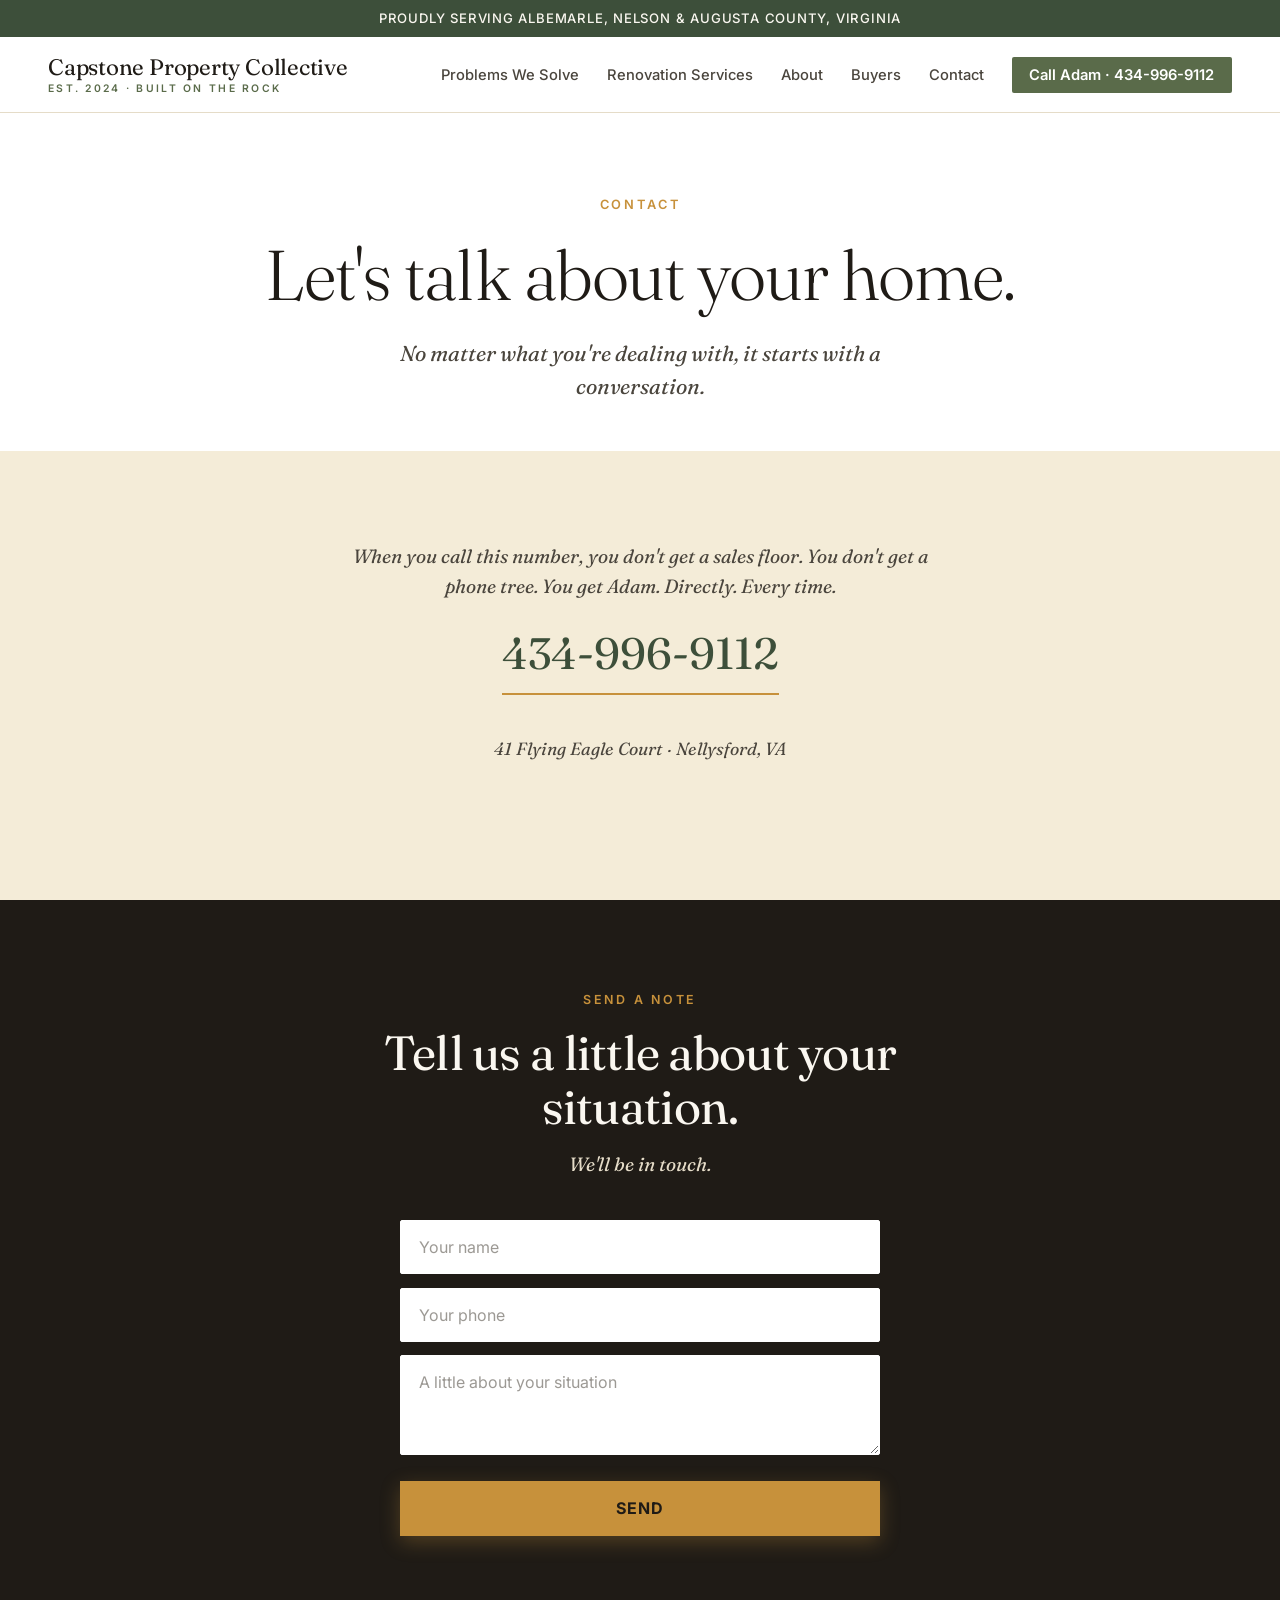
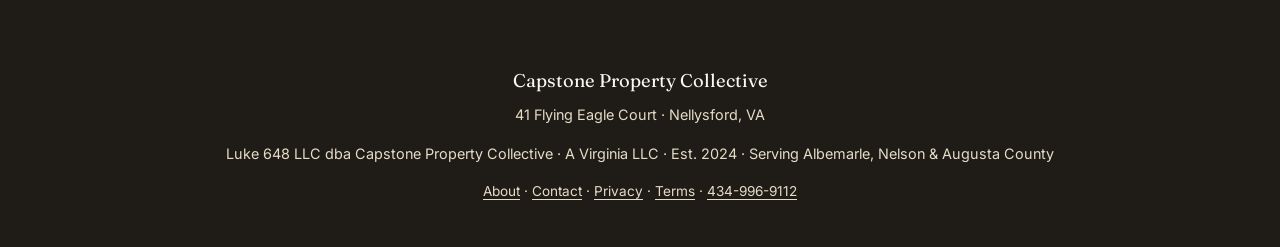
<file: contact.html>
<!DOCTYPE html>
<html lang="en">
<head>
<meta charset="UTF-8" />
<meta name="viewport" content="width=device-width, initial-scale=1.0" />
<title>Contact — Capstone Property Collective</title>
<meta name="description" content="Let's talk about your home. Call Adam directly at 434-996-9112." />
<link rel="stylesheet" href="styles.css" />
</head>
<body>

<div class="topbar">Proudly serving Albemarle, Nelson &amp; Augusta County, Virginia</div>

<nav class="nav">
  <div class="nav-inner">
    <a href="index.html" class="brand">
      <span class="brand-name">Capstone Property Collective</span>
      <span class="brand-mark">Est. 2024 · Built on the Rock</span>
    </a>
    <ul class="nav-links">
      <li><a href="problems.html">Problems We Solve</a></li>
      <li><a href="build.html">Renovation Services</a></li>
      <li><a href="about.html">About</a></li>
      <li><a href="buyers.html">Buyers</a></li>
      <li><a href="contact.html">Contact</a></li>
      <li class="nav-cta-li"><a href="tel:4349969112" class="nav-cta">Call Adam · 434-996-9112</a></li>
    </ul>
  </div>
</nav>

<header class="page-hero">
  <div class="hero-eyebrow">Contact</div>
  <h1>Let's talk about your home.</h1>
  <p class="hero-sub">No matter what you're dealing with, it starts with a conversation.</p>
</header>

<section class="section section-band">
  <div class="contact-info">
    <p style="font-family:var(--serif);font-style:italic;font-size:1.2rem;color:var(--charcoal-soft);max-width:36rem;margin:0 auto;">When you call this number, you don't get a sales floor. You don't get a phone tree. You get Adam. Directly. Every time.</p>
    <a href="tel:4349969112" class="phone-large">434-996-9112</a>
    <p class="address">41 Flying Eagle Court · Nellysford, VA</p>
  </div>
</section>

<section class="section section-dark">
  <div class="cta">
    <div class="section-eyebrow">Send a Note</div>
    <h2>Tell us a little about your situation.</h2>
    <p class="cta-sub">We'll be in touch.</p>

    <form class="cta-form" action="https://formspree.io/f/xkoqqeay" method="POST">
      <input type="hidden" name="path" value="Contact Page" />
      <input type="text" name="name" placeholder="Your name" required />
      <input type="tel" name="phone" placeholder="Your phone" required />
      <textarea name="situation" placeholder="A little about your situation"></textarea>
      <button type="submit" class="btn btn-primary">Send</button>
    </form>
  </div>
</section>

<footer class="footer">
  <div class="footer-brand">Capstone Property Collective</div>
  <p>41 Flying Eagle Court · Nellysford, VA</p>
  <p>Luke 648 LLC dba Capstone Property Collective · A Virginia LLC · Est. 2024 · Serving Albemarle, Nelson &amp; Augusta County</p>
  <p style="margin-top:1rem;font-size:0.85rem;">
    <a href="about.html">About</a> · <a href="contact.html">Contact</a> · <a href="privacy.html">Privacy</a> · <a href="terms.html">Terms</a> · <a href="tel:4349969112">434-996-9112</a>
  </p>
</footer>

</body>
</html>
</file>
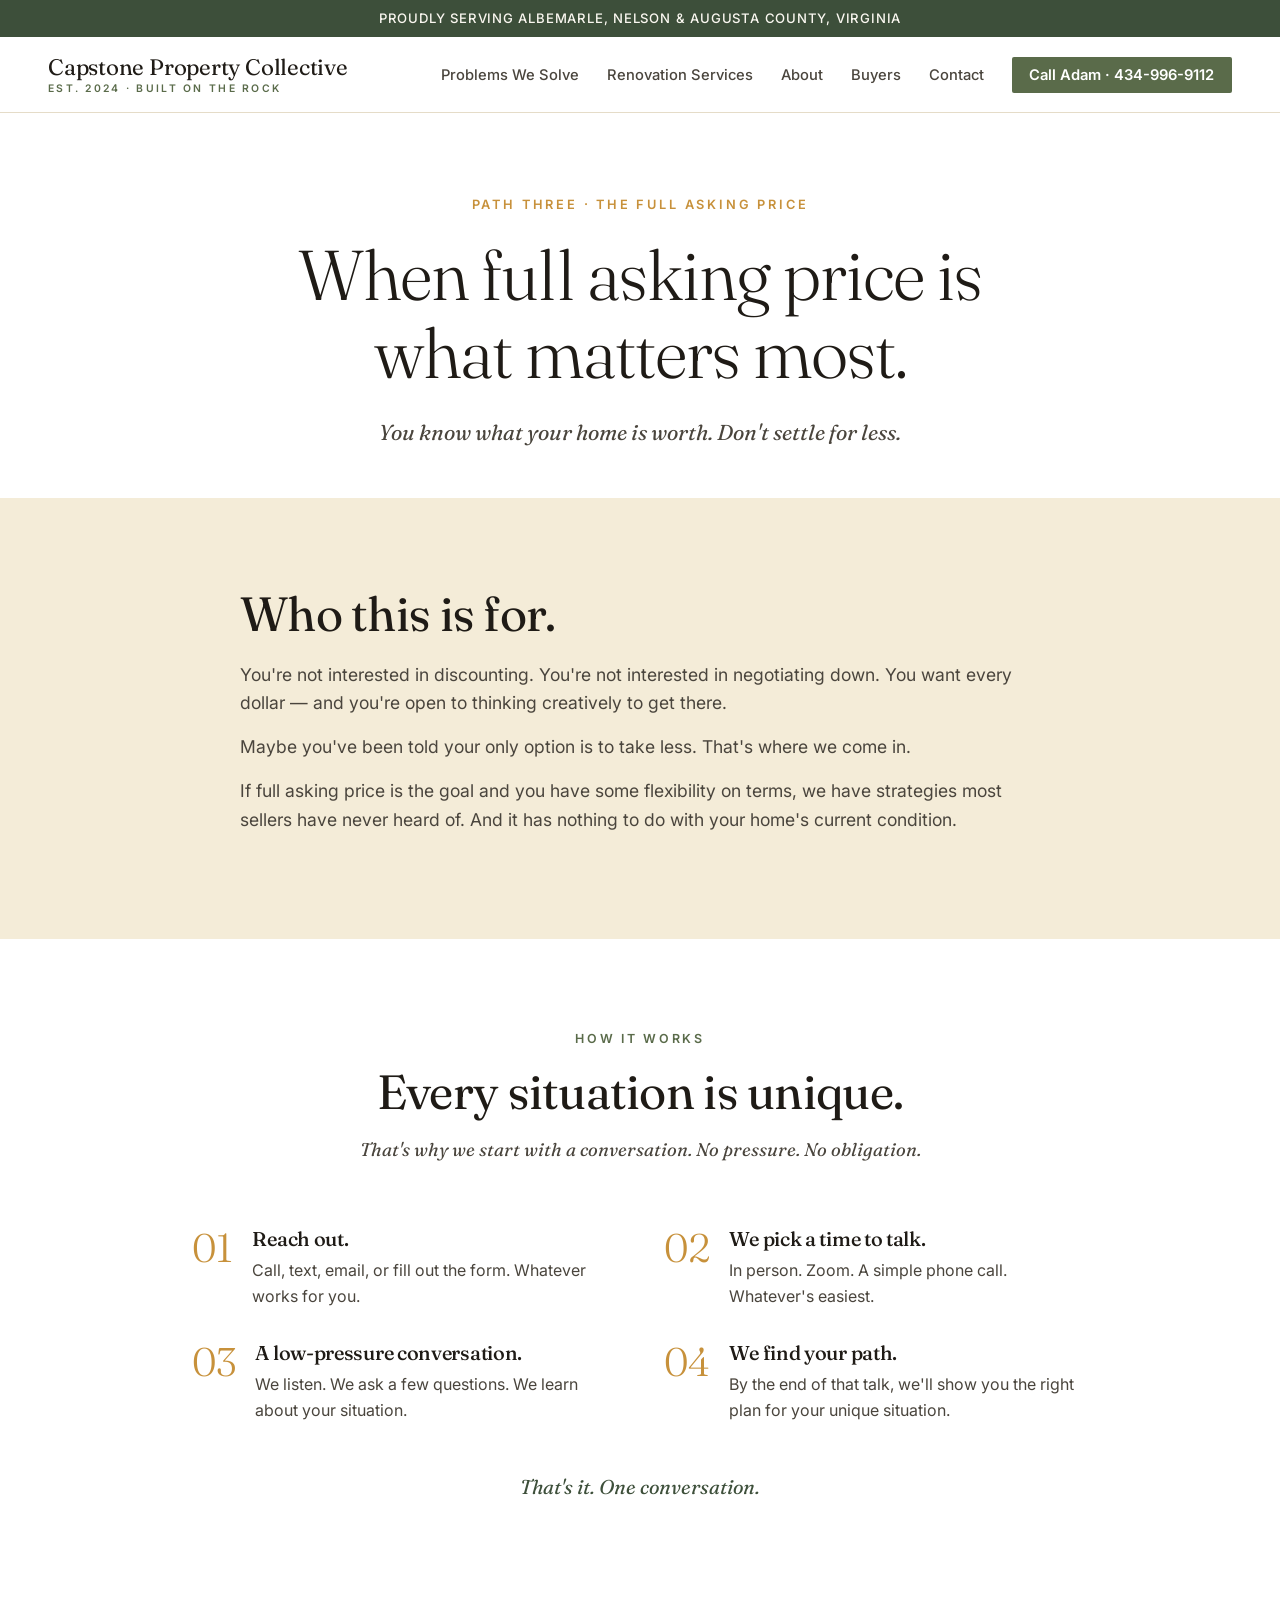
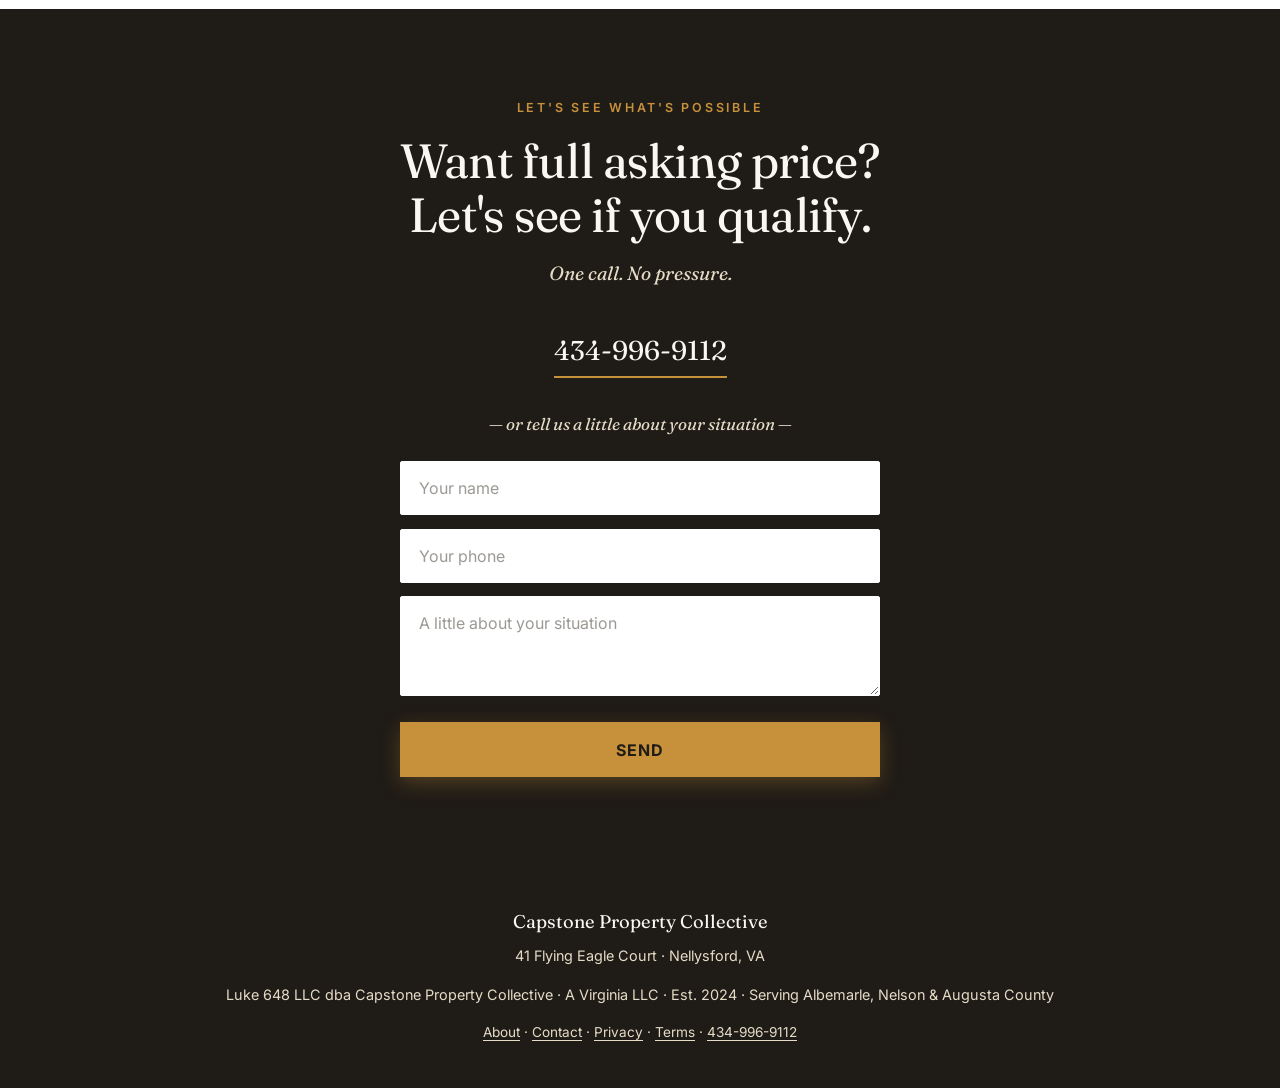
<file: full-asking-price.html>
<!DOCTYPE html>
<html lang="en">
<head>
<meta charset="UTF-8" />
<meta name="viewport" content="width=device-width, initial-scale=1.0" />
<title>The Full Asking Price Solution — Capstone Property Collective</title>
<meta name="description" content="When full asking price is what matters most. Creative strategies that don't require listing." />
<link rel="stylesheet" href="styles.css" />
</head>
<body>

<div class="topbar">Proudly serving Albemarle, Nelson &amp; Augusta County, Virginia</div>

<nav class="nav">
  <div class="nav-inner">
    <a href="index.html" class="brand">
      <span class="brand-name">Capstone Property Collective</span>
      <span class="brand-mark">Est. 2024 · Built on the Rock</span>
    </a>
    <ul class="nav-links">
      <li><a href="problems.html">Problems We Solve</a></li>
      <li><a href="build.html">Renovation Services</a></li>
      <li><a href="about.html">About</a></li>
      <li><a href="buyers.html">Buyers</a></li>
      <li><a href="contact.html">Contact</a></li>
      <li class="nav-cta-li"><a href="tel:4349969112" class="nav-cta">Call Adam · 434-996-9112</a></li>
    </ul>
  </div>
</nav>

<header class="page-hero">
  <div class="hero-eyebrow">Path Three · The Full Asking Price</div>
  <h1>When full asking price is what matters most.</h1>
  <p class="hero-sub">You know what your home is worth. Don't settle for less.</p>
</header>

<section class="section section-band">
  <div class="section-inner" style="max-width: 50rem;">
    <h2 style="margin-bottom: 1.25rem;">Who this is for.</h2>
    <p style="font-size: 1.1rem; color: var(--charcoal-soft); margin-bottom: 1rem;">You're not interested in discounting. You're not interested in negotiating down. You want every dollar — and you're open to thinking creatively to get there.</p>
    <p style="font-size: 1.1rem; color: var(--charcoal-soft); margin-bottom: 1rem;">Maybe you've been told your only option is to take less. That's where we come in.</p>
    <p style="font-size: 1.1rem; color: var(--charcoal-soft);">If full asking price is the goal and you have some flexibility on terms, we have strategies most sellers have never heard of. And it has nothing to do with your home's current condition.</p>
  </div>
</section>

<section class="section">
  <div class="section-inner">
    <div class="section-header">
      <div class="section-eyebrow">How It Works</div>
      <h2>Every situation is unique.</h2>
      <p>That's why we start with a conversation. No pressure. No obligation.</p>
    </div>

    <div class="steps">
      <div class="step">
        <div class="step-num">01</div>
        <div class="step-body">
          <h3>Reach out.</h3>
          <p>Call, text, email, or fill out the form. Whatever works for you.</p>
        </div>
      </div>
      <div class="step">
        <div class="step-num">02</div>
        <div class="step-body">
          <h3>We pick a time to talk.</h3>
          <p>In person. Zoom. A simple phone call. Whatever's easiest.</p>
        </div>
      </div>
      <div class="step">
        <div class="step-num">03</div>
        <div class="step-body">
          <h3>A low-pressure conversation.</h3>
          <p>We listen. We ask a few questions. We learn about your situation.</p>
        </div>
      </div>
      <div class="step">
        <div class="step-num">04</div>
        <div class="step-body">
          <h3>We find your path.</h3>
          <p>By the end of that talk, we'll show you the right plan for your unique situation.</p>
        </div>
      </div>
    </div>

    <p style="font-family:var(--serif);font-style:italic;text-align:center;font-size:1.25rem;color:var(--sage-deep);margin-top:3rem;">That's it. One conversation.</p>
  </div>
</section>

<section class="section section-dark">
  <div class="cta">
    <div class="section-eyebrow">Let's See What's Possible</div>
    <h2><span class="nowrap">Want full asking price?</span><br /><span class="nowrap">Let's see if you qualify.</span></h2>
    <p class="cta-sub">One call. No pressure.</p>

    <a href="tel:4349969112" class="cta-phone">434-996-9112</a>
    <p class="cta-or">— or tell us a little about your situation —</p>

    <form class="cta-form" action="https://formspree.io/f/xkoqqeay" method="POST">
      <input type="hidden" name="path" value="Full Asking Price" />
      <input type="text" name="name" placeholder="Your name" required />
      <input type="tel" name="phone" placeholder="Your phone" required />
      <textarea name="situation" placeholder="A little about your situation"></textarea>
      <button type="submit" class="btn btn-primary">Send</button>
    </form>
  </div>
</section>

<footer class="footer">
  <div class="footer-brand">Capstone Property Collective</div>
  <p>41 Flying Eagle Court · Nellysford, VA</p>
  <p>Luke 648 LLC dba Capstone Property Collective · A Virginia LLC · Est. 2024 · Serving Albemarle, Nelson &amp; Augusta County</p>
  <p style="margin-top:1rem;font-size:0.85rem;">
    <a href="about.html">About</a> · <a href="contact.html">Contact</a> · <a href="privacy.html">Privacy</a> · <a href="terms.html">Terms</a> · <a href="tel:4349969112">434-996-9112</a>
  </p>
</footer>

</body>
</html>
</file>
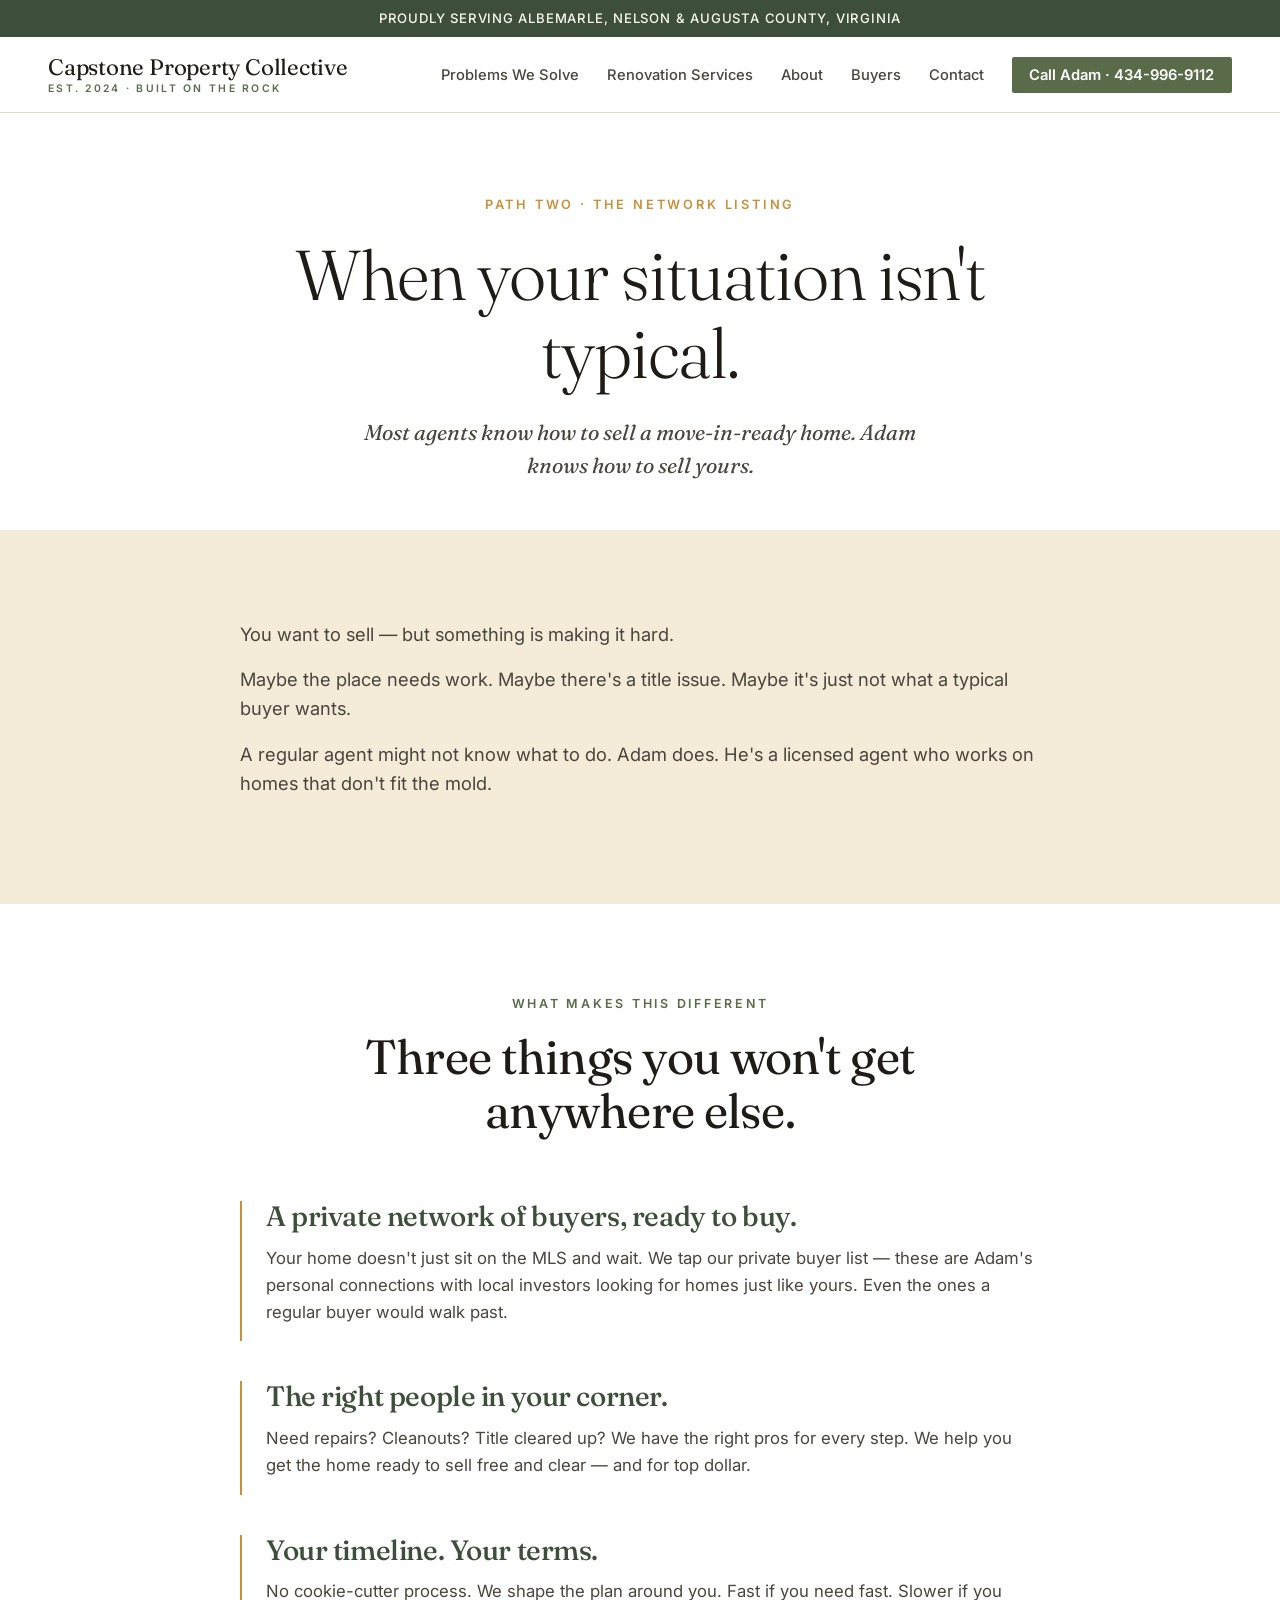
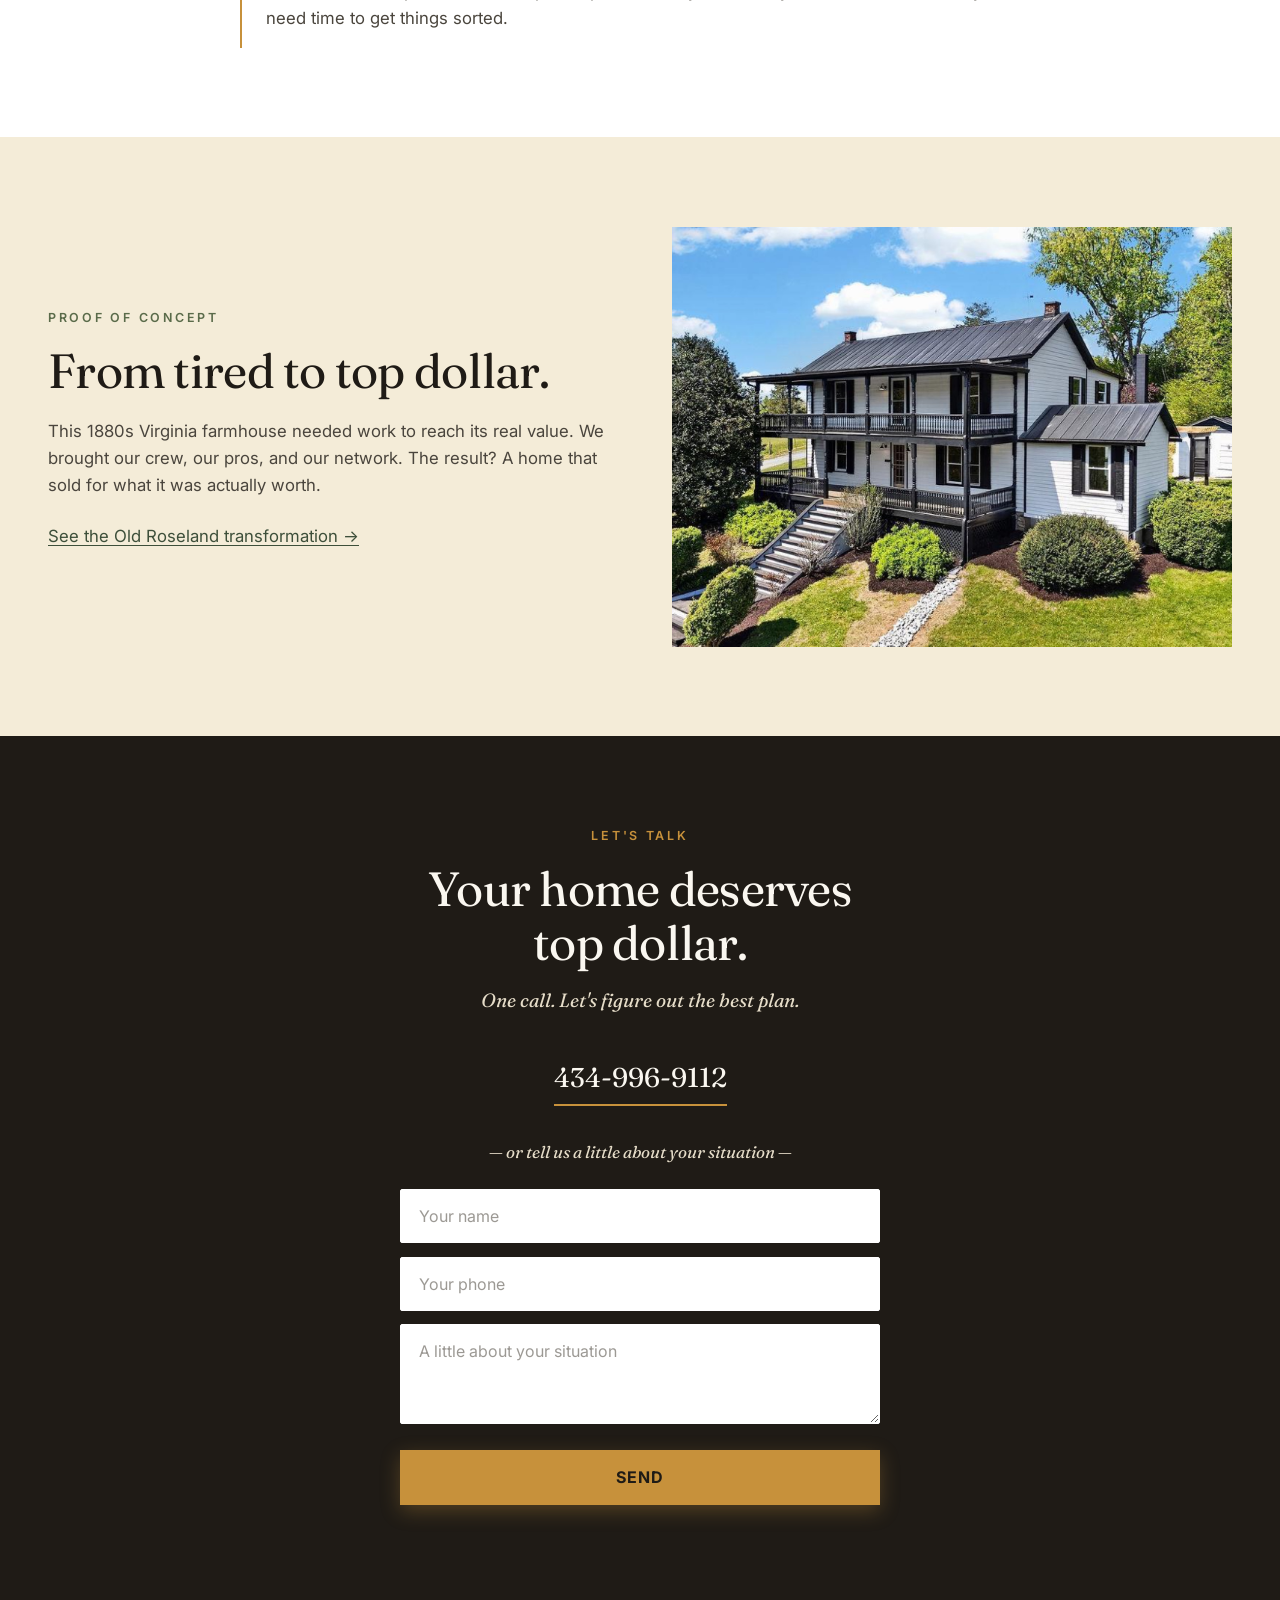
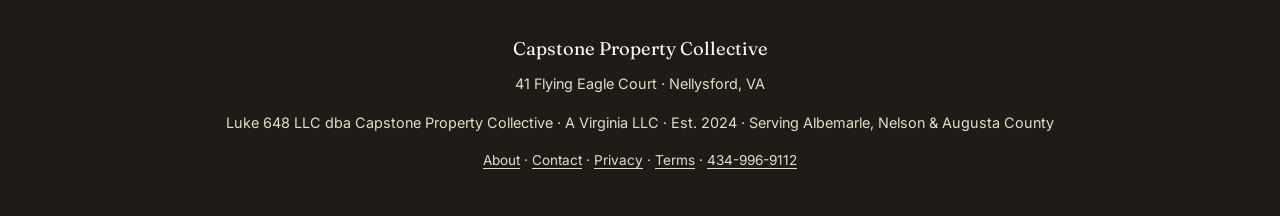
<file: network-advantage.html>
<!DOCTYPE html>
<html lang="en">
<head>
<meta charset="UTF-8" />
<meta name="viewport" content="width=device-width, initial-scale=1.0" />
<title>The Network Listing — Capstone Property Collective</title>
<meta name="description" content="When you want to list but your situation isn't typical. Top dollar through our private buyer network." />
<link rel="stylesheet" href="styles.css" />
</head>
<body>

<div class="topbar">Proudly serving Albemarle, Nelson &amp; Augusta County, Virginia</div>

<nav class="nav">
  <div class="nav-inner">
    <a href="index.html" class="brand">
      <span class="brand-name">Capstone Property Collective</span>
      <span class="brand-mark">Est. 2024 · Built on the Rock</span>
    </a>
    <ul class="nav-links">
      <li><a href="problems.html">Problems We Solve</a></li>
      <li><a href="build.html">Renovation Services</a></li>
      <li><a href="about.html">About</a></li>
      <li><a href="buyers.html">Buyers</a></li>
      <li><a href="contact.html">Contact</a></li>
      <li class="nav-cta-li"><a href="tel:4349969112" class="nav-cta">Call Adam · 434-996-9112</a></li>
    </ul>
  </div>
</nav>

<header class="page-hero">
  <div class="hero-eyebrow">Path Two · The Network Listing</div>
  <h1>When your situation isn't typical.</h1>
  <p class="hero-sub">Most agents know how to sell a move-in-ready home. Adam knows how to sell yours.</p>
</header>

<section class="section section-band">
  <div class="section-inner" style="max-width: 50rem;">
    <p style="font-size: 1.15rem; color: var(--charcoal-soft); margin-bottom: 1rem;">You want to sell — but something is making it hard.</p>
    <p style="font-size: 1.15rem; color: var(--charcoal-soft); margin-bottom: 1rem;">Maybe the place needs work. Maybe there's a title issue. Maybe it's just not what a typical buyer wants.</p>
    <p style="font-size: 1.15rem; color: var(--charcoal-soft);">A regular agent might not know what to do. Adam does. He's a licensed agent who works on homes that don't fit the mold.</p>
  </div>
</section>

<section class="section">
  <div class="section-inner">
    <div class="section-header">
      <div class="section-eyebrow">What Makes This Different</div>
      <h2>Three things you won't get anywhere else.</h2>
    </div>

    <div class="feature-list">
      <div class="feature-item">
        <h3>A private network of buyers, ready to buy.</h3>
        <p>Your home doesn't just sit on the MLS and wait. We tap our private buyer list — these are Adam's personal connections with local investors looking for homes just like yours. Even the ones a regular buyer would walk past.</p>
      </div>

      <div class="feature-item">
        <h3>The right people in your corner.</h3>
        <p>Need repairs? Cleanouts? Title cleared up? We have the right pros for every step. We help you get the home ready to sell free and clear — and for top dollar.</p>
      </div>

      <div class="feature-item">
        <h3>Your timeline. Your terms.</h3>
        <p>No cookie-cutter process. We shape the plan around you. Fast if you need fast. Slower if you need time to get things sorted.</p>
      </div>
    </div>
  </div>
</section>

<section class="section section-band">
  <div class="two-col">
    <div class="two-col-text">
      <div class="section-eyebrow">Proof of Concept</div>
      <h2>From tired to top dollar.</h2>
      <p>This 1880s Virginia farmhouse needed work to reach its real value. We brought our crew, our pros, and our network. The result? A home that sold for what it was actually worth.</p>
      <p><a href="build.html#our-work" class="more-link" style="display:inline-block;margin-top:0.5rem;">See the Old Roseland transformation →</a></p>
    </div>
    <div class="two-col-image">
      <img src="images/oldroseland-front-after.jpg" alt="189 Old Roseland — after" />
    </div>
  </div>
</section>

<section class="section section-dark">
  <div class="cta">
    <div class="section-eyebrow">Let's Talk</div>
    <h2><span class="nowrap">Your home deserves</span><br /><span class="nowrap">top dollar.</span></h2>
    <p class="cta-sub">One call. Let's figure out the best plan.</p>

    <a href="tel:4349969112" class="cta-phone">434-996-9112</a>
    <p class="cta-or">— or tell us a little about your situation —</p>

    <form class="cta-form" action="https://formspree.io/f/xkoqqeay" method="POST">
      <input type="hidden" name="path" value="Network Listing" />
      <input type="text" name="name" placeholder="Your name" required />
      <input type="tel" name="phone" placeholder="Your phone" required />
      <textarea name="situation" placeholder="A little about your situation"></textarea>
      <button type="submit" class="btn btn-primary">Send</button>
    </form>
  </div>
</section>

<footer class="footer">
  <div class="footer-brand">Capstone Property Collective</div>
  <p>41 Flying Eagle Court · Nellysford, VA</p>
  <p>Luke 648 LLC dba Capstone Property Collective · A Virginia LLC · Est. 2024 · Serving Albemarle, Nelson &amp; Augusta County</p>
  <p style="margin-top:1rem;font-size:0.85rem;">
    <a href="about.html">About</a> · <a href="contact.html">Contact</a> · <a href="privacy.html">Privacy</a> · <a href="terms.html">Terms</a> · <a href="tel:4349969112">434-996-9112</a>
  </p>
</footer>

</body>
</html>
</file>
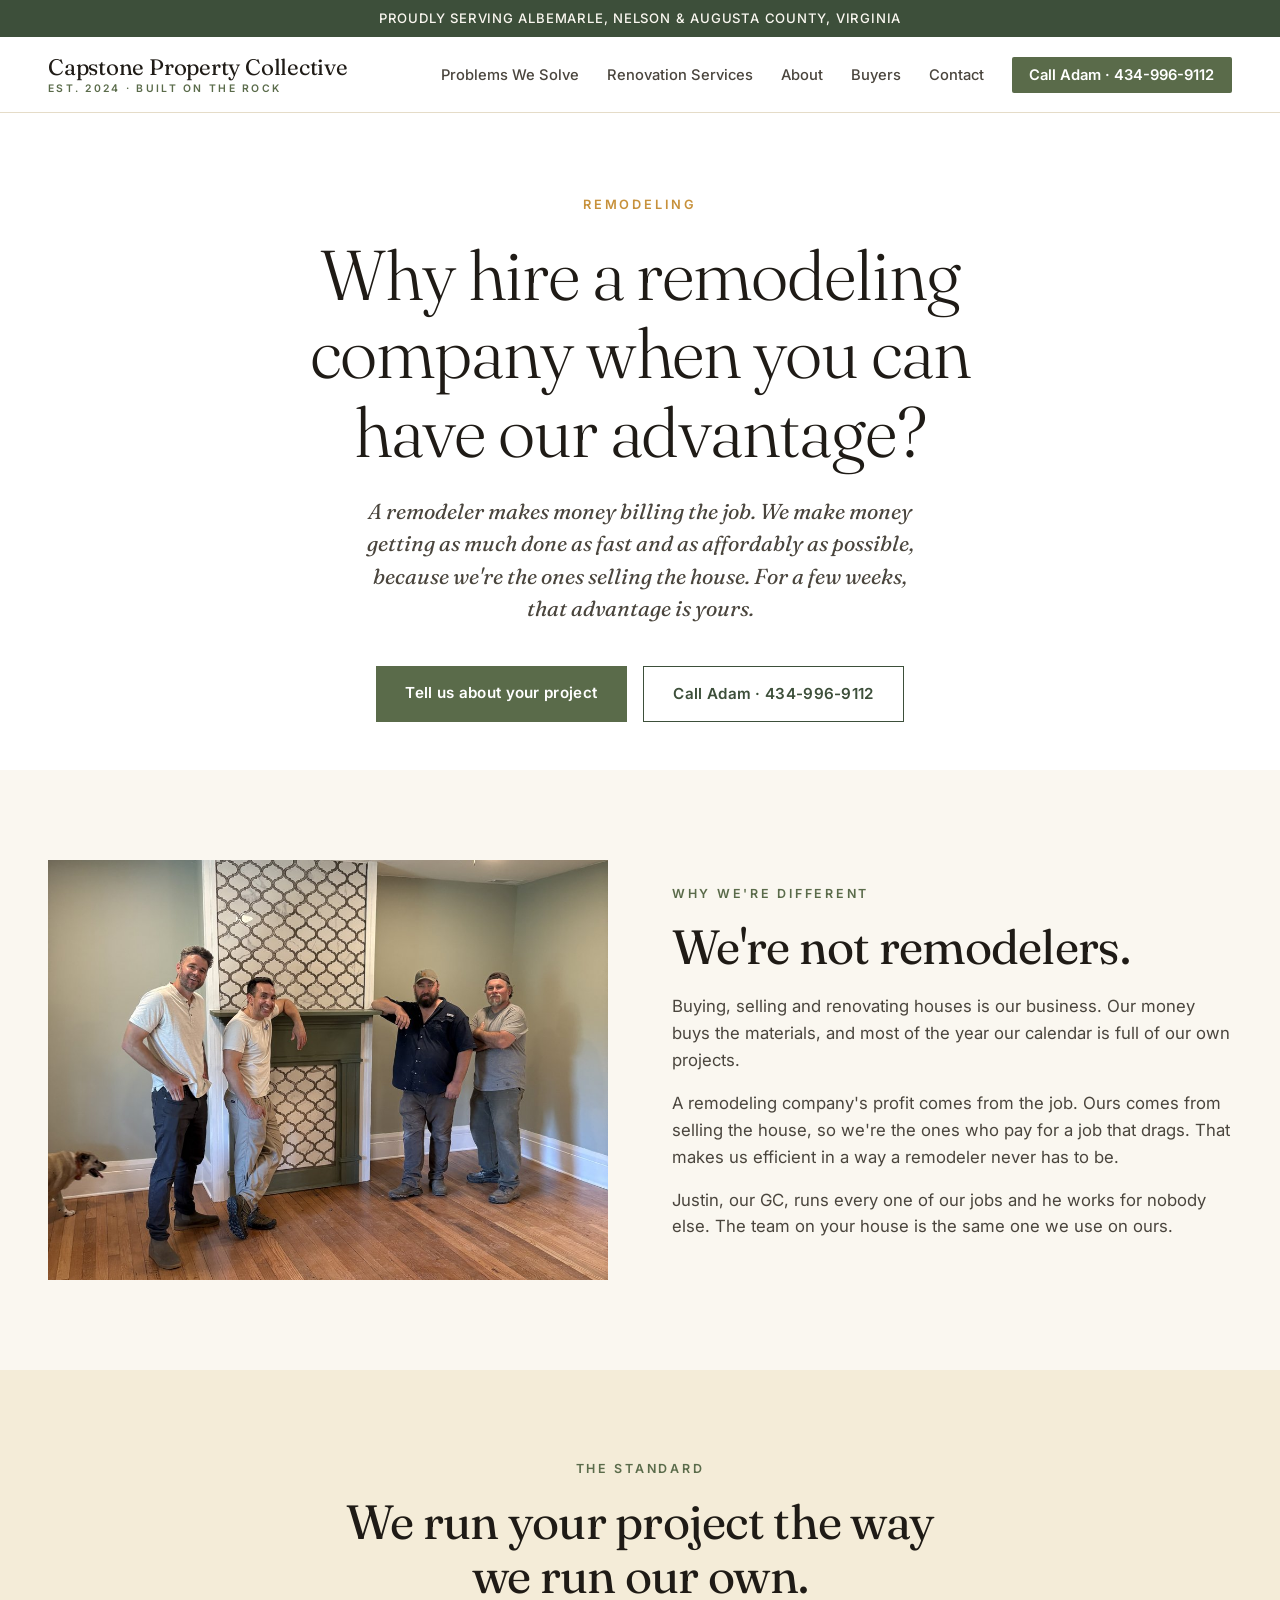
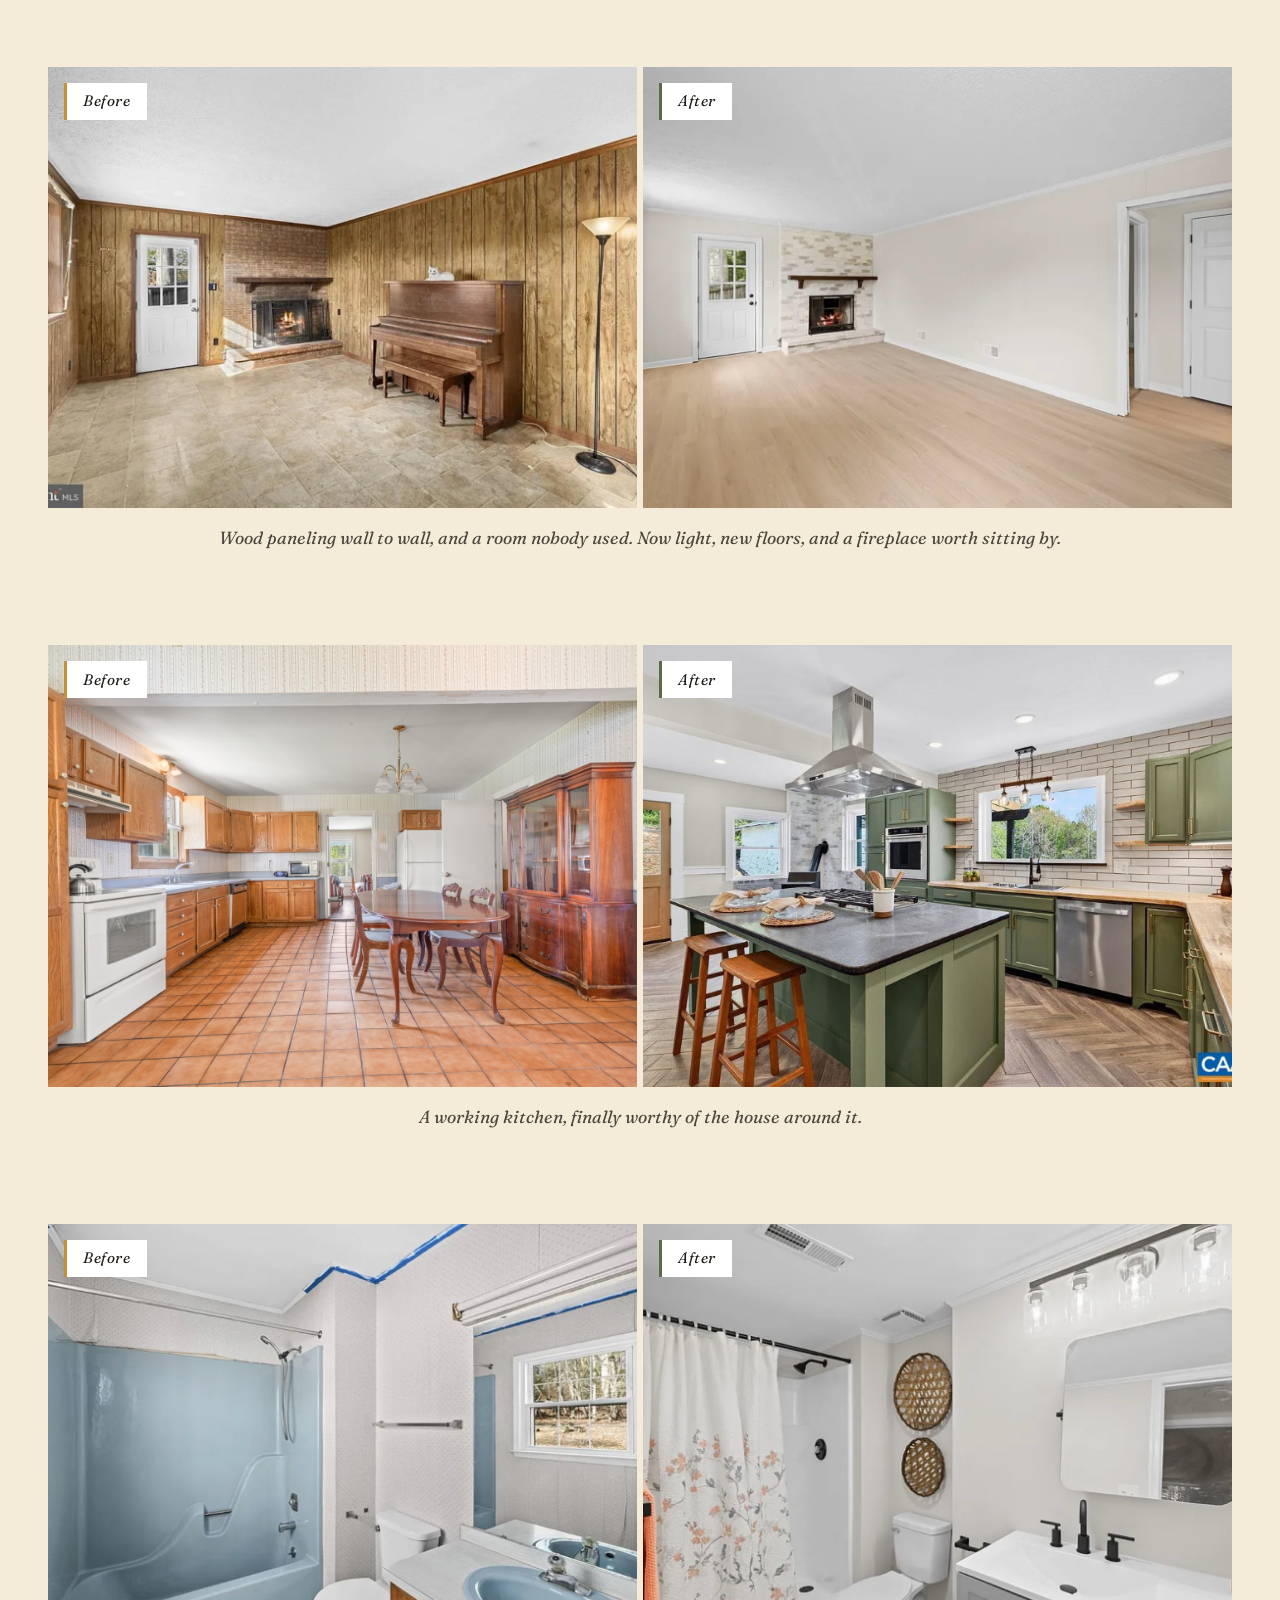
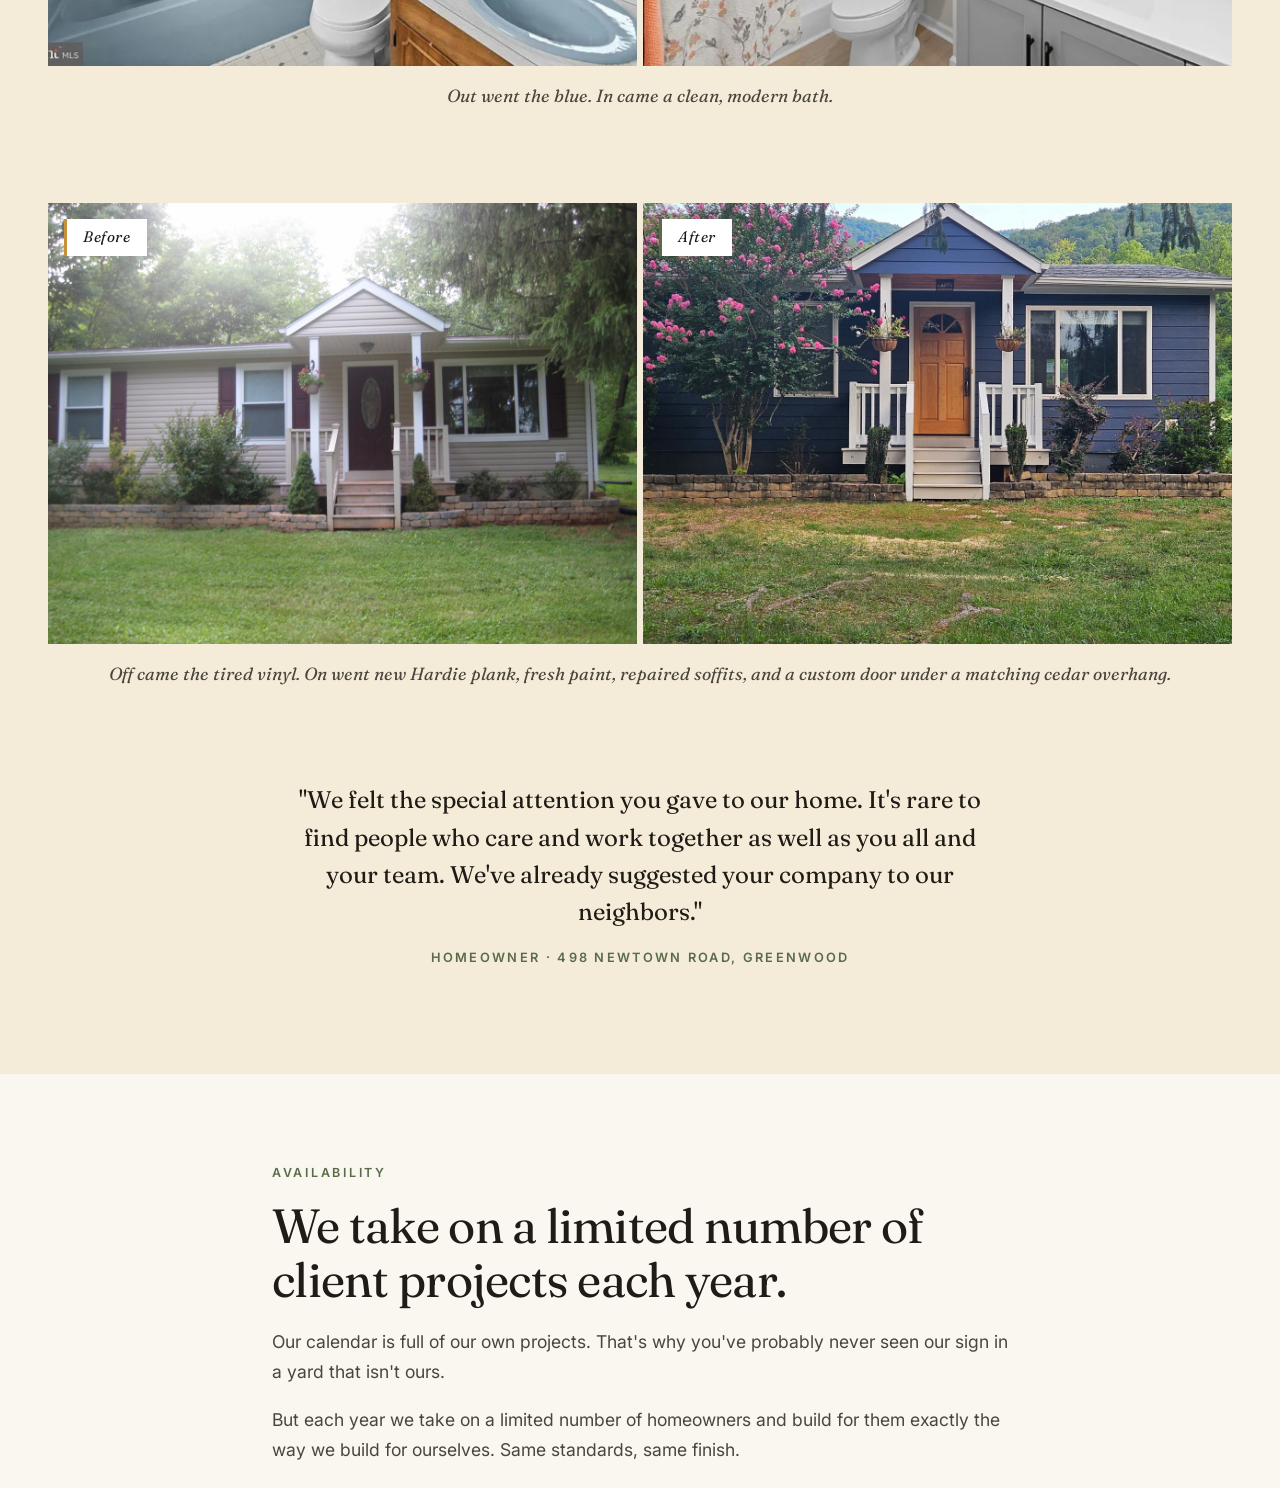
<file: our-work.html>
<!DOCTYPE html>
<html lang="en">
<head>
<meta charset="UTF-8" />
<meta name="viewport" content="width=device-width, initial-scale=1.0" />
<title>Renovation Services — Capstone Property Collective</title>
<link rel="canonical" href="https://capstonepropertycollective.com/build" />
<meta http-equiv="refresh" content="0; url=build.html" />
</head>
<body>
<p>This page has moved. If you are not redirected, <a href="build.html">see our renovation services here</a>.</p>
</body>
</html>
</file>
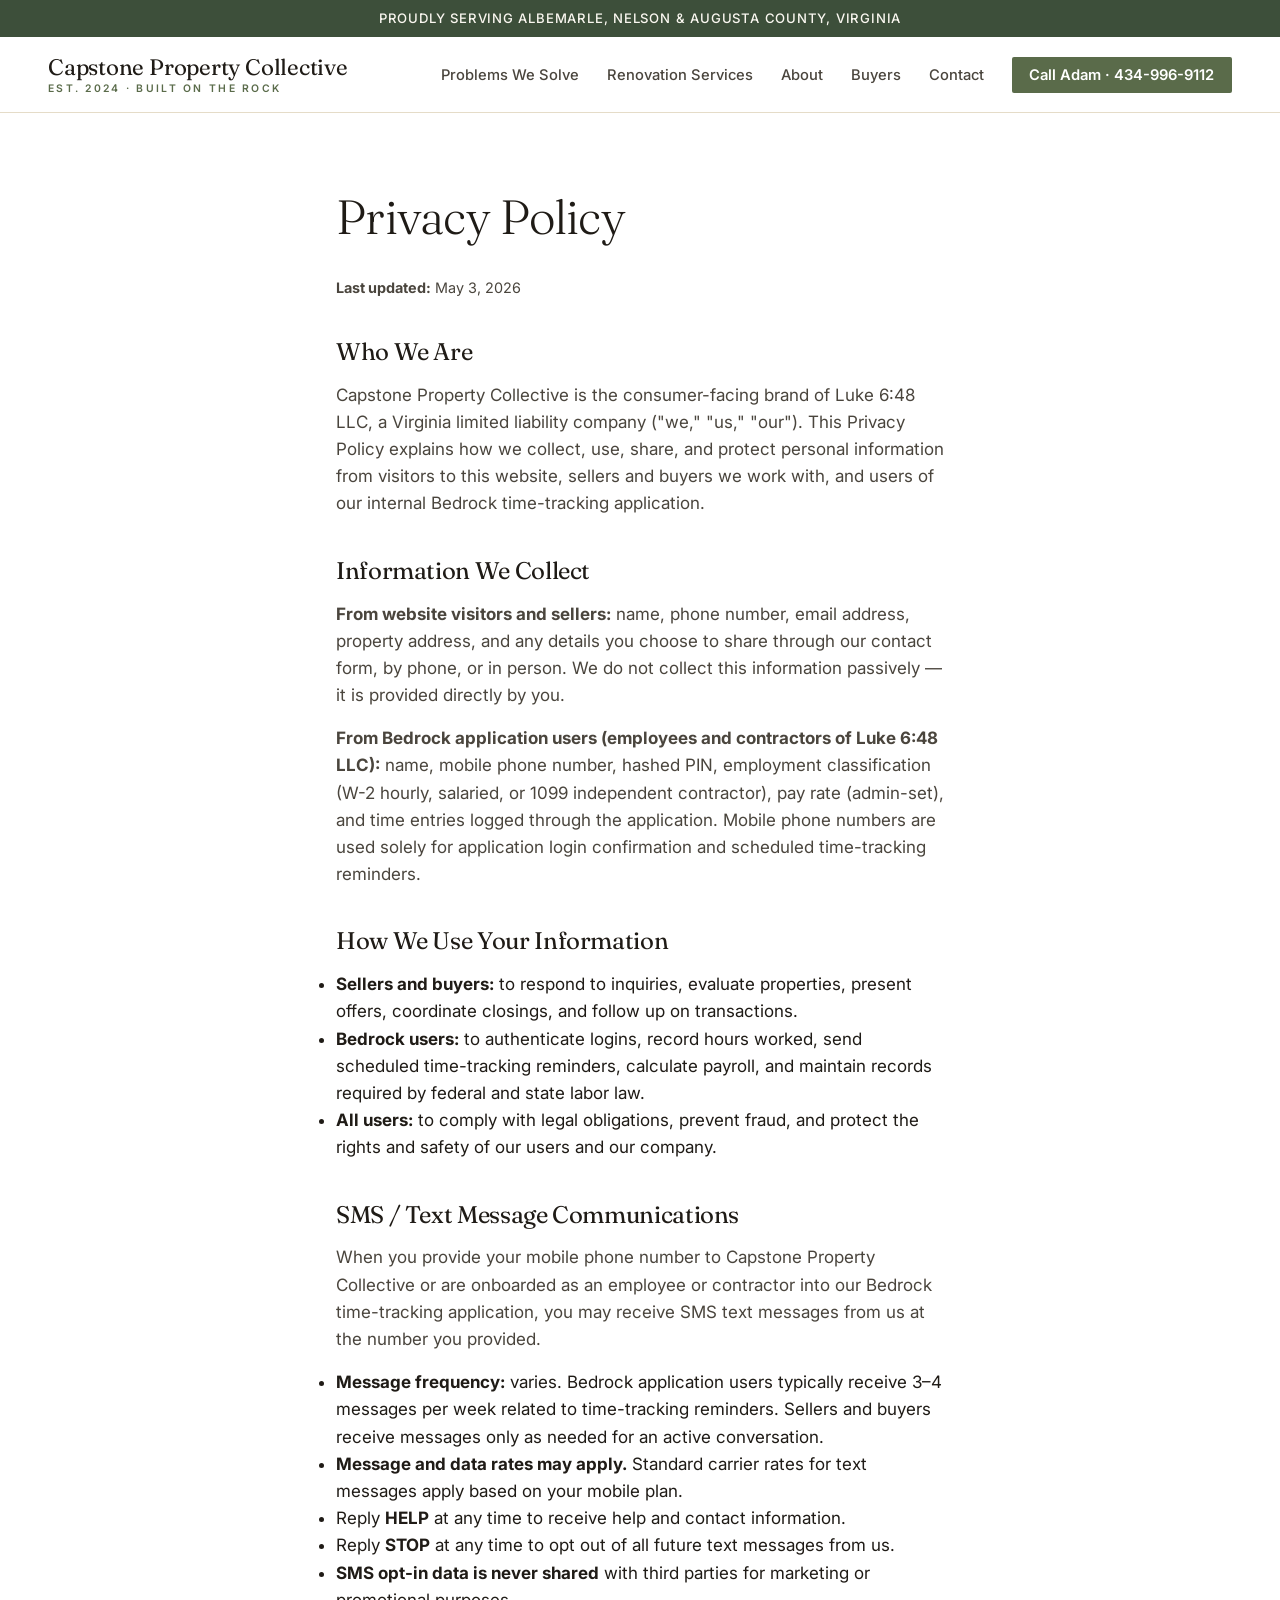
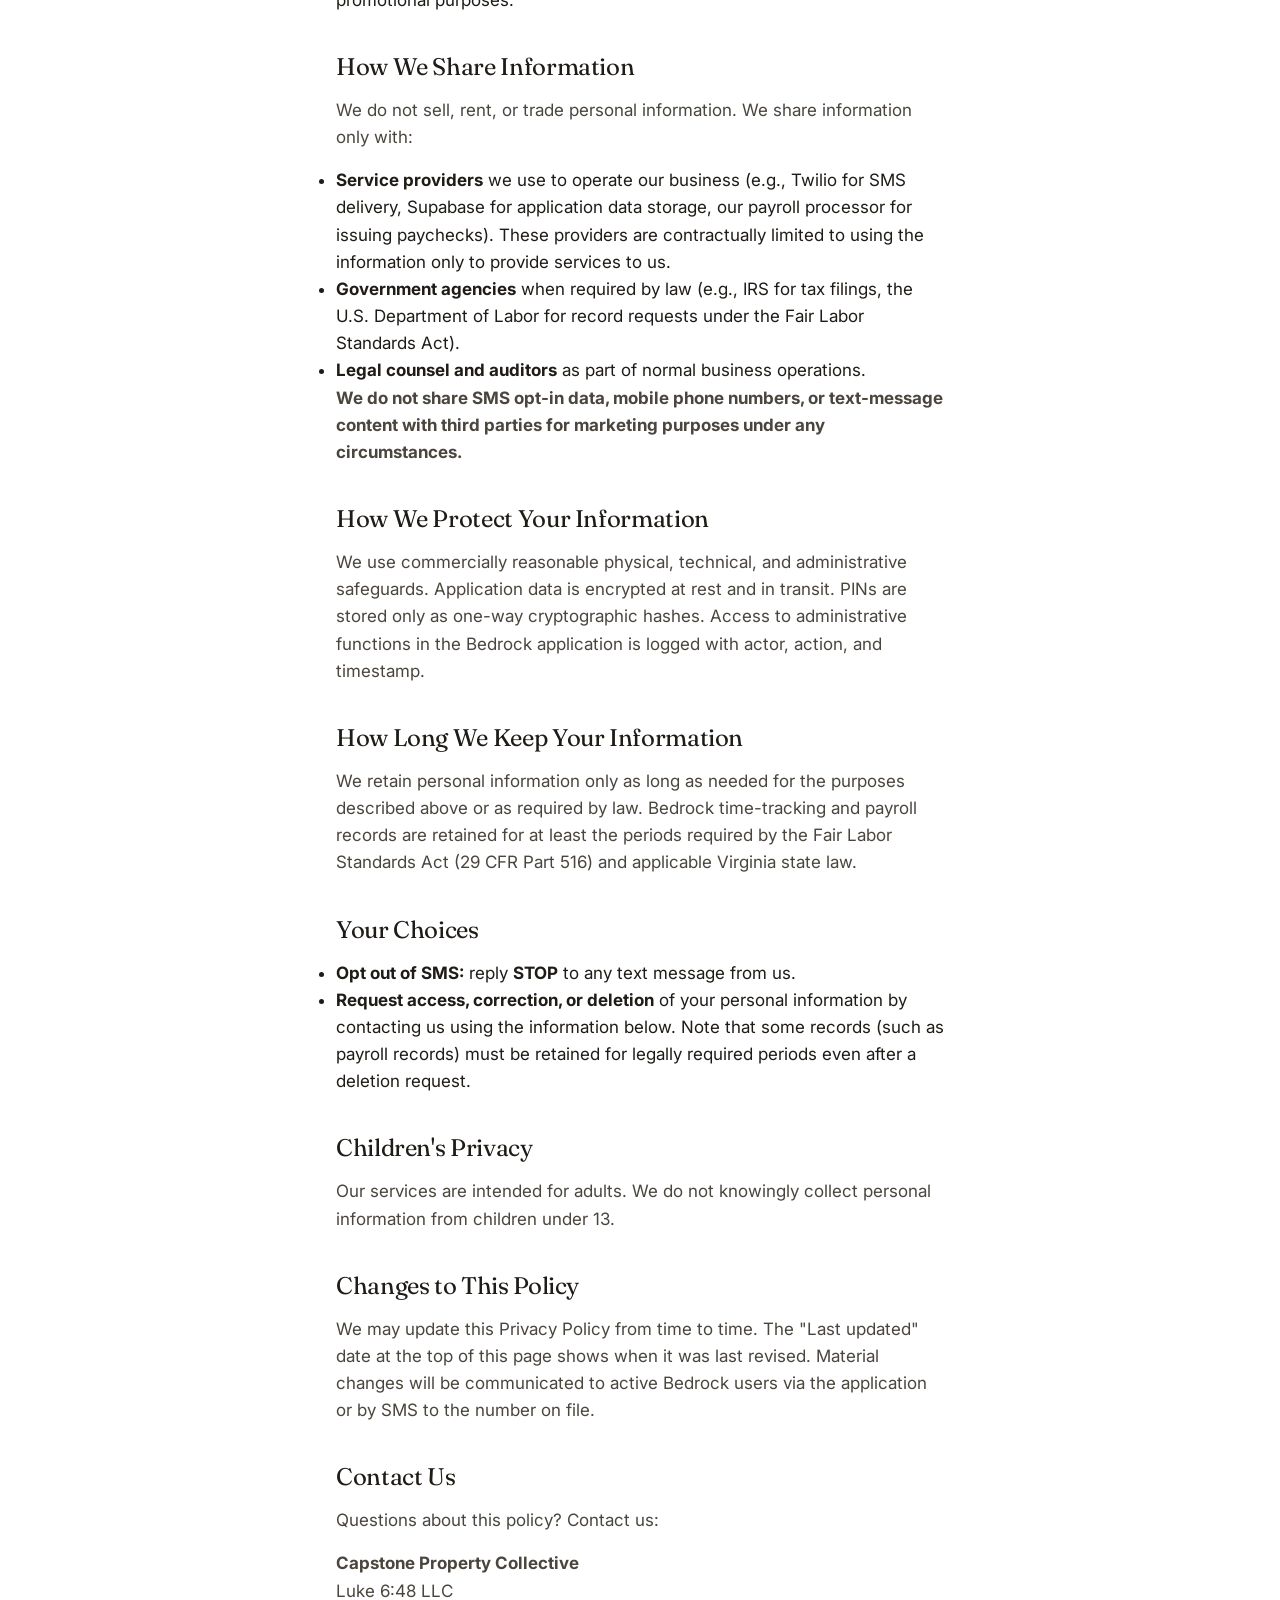
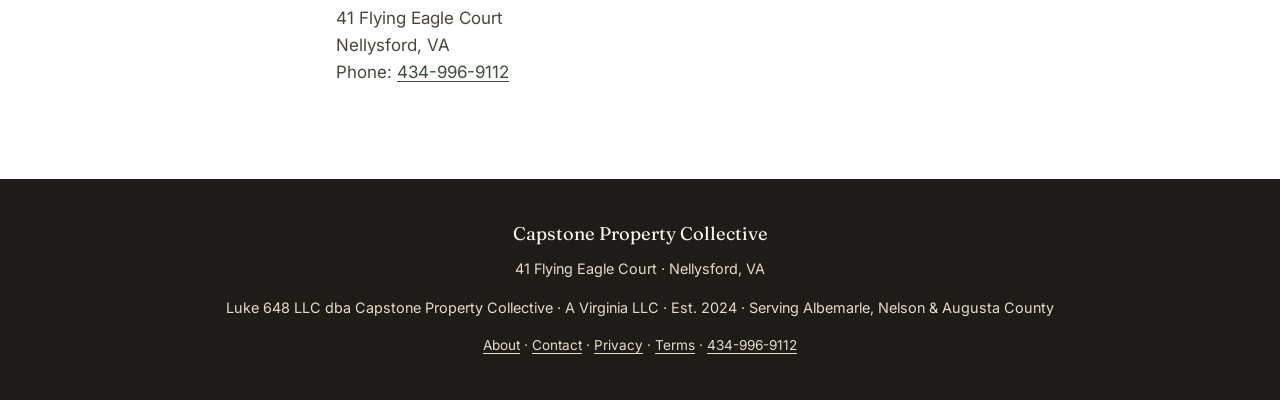
<file: privacy.html>
<!DOCTYPE html>
<html lang="en">
<head>
<meta charset="UTF-8" />
<meta name="viewport" content="width=device-width, initial-scale=1.0" />
<title>Privacy Policy — Capstone Property Collective</title>
<meta name="description" content="How Capstone Property Collective collects, uses, and protects personal information." />
<link rel="stylesheet" href="styles.css" />
</head>
<body>

<div class="topbar">Proudly serving Albemarle, Nelson &amp; Augusta County, Virginia</div>

<nav class="nav">
  <div class="nav-inner">
    <a href="index.html" class="brand">
      <span class="brand-name">Capstone Property Collective</span>
      <span class="brand-mark">Est. 2024 · Built on the Rock</span>
    </a>
    <ul class="nav-links">
      <li><a href="problems.html">Problems We Solve</a></li>
      <li><a href="build.html">Renovation Services</a></li>
      <li><a href="about.html">About</a></li>
      <li><a href="buyers.html">Buyers</a></li>
      <li><a href="contact.html">Contact</a></li>
      <li class="nav-cta-li"><a href="tel:4349969112" class="nav-cta">Call Adam · 434-996-9112</a></li>
    </ul>
  </div>
</nav>

<article class="legal">
  <h1>Privacy Policy</h1>
  <p style="color: var(--charcoal-soft); font-size: 0.9rem;"><strong>Last updated:</strong> May 3, 2026</p>

  <h2>Who We Are</h2>
  <p>Capstone Property Collective is the consumer-facing brand of Luke 6:48 LLC, a Virginia limited liability company ("we," "us," "our"). This Privacy Policy explains how we collect, use, share, and protect personal information from visitors to this website, sellers and buyers we work with, and users of our internal Bedrock time-tracking application.</p>

  <h2>Information We Collect</h2>
  <p><strong>From website visitors and sellers:</strong> name, phone number, email address, property address, and any details you choose to share through our contact form, by phone, or in person. We do not collect this information passively — it is provided directly by you.</p>
  <p><strong>From Bedrock application users (employees and contractors of Luke 6:48 LLC):</strong> name, mobile phone number, hashed PIN, employment classification (W-2 hourly, salaried, or 1099 independent contractor), pay rate (admin-set), and time entries logged through the application. Mobile phone numbers are used solely for application login confirmation and scheduled time-tracking reminders.</p>

  <h2>How We Use Your Information</h2>
  <ul>
    <li><strong>Sellers and buyers:</strong> to respond to inquiries, evaluate properties, present offers, coordinate closings, and follow up on transactions.</li>
    <li><strong>Bedrock users:</strong> to authenticate logins, record hours worked, send scheduled time-tracking reminders, calculate payroll, and maintain records required by federal and state labor law.</li>
    <li><strong>All users:</strong> to comply with legal obligations, prevent fraud, and protect the rights and safety of our users and our company.</li>
  </ul>

  <h2>SMS / Text Message Communications</h2>
  <p>When you provide your mobile phone number to Capstone Property Collective or are onboarded as an employee or contractor into our Bedrock time-tracking application, you may receive SMS text messages from us at the number you provided.</p>
  <ul>
    <li><strong>Message frequency:</strong> varies. Bedrock application users typically receive 3–4 messages per week related to time-tracking reminders. Sellers and buyers receive messages only as needed for an active conversation.</li>
    <li><strong>Message and data rates may apply.</strong> Standard carrier rates for text messages apply based on your mobile plan.</li>
    <li>Reply <strong>HELP</strong> at any time to receive help and contact information.</li>
    <li>Reply <strong>STOP</strong> at any time to opt out of all future text messages from us.</li>
    <li><strong>SMS opt-in data is never shared</strong> with third parties for marketing or promotional purposes.</li>
  </ul>

  <h2>How We Share Information</h2>
  <p>We do not sell, rent, or trade personal information. We share information only with:</p>
  <ul>
    <li><strong>Service providers</strong> we use to operate our business (e.g., Twilio for SMS delivery, Supabase for application data storage, our payroll processor for issuing paychecks). These providers are contractually limited to using the information only to provide services to us.</li>
    <li><strong>Government agencies</strong> when required by law (e.g., IRS for tax filings, the U.S. Department of Labor for record requests under the Fair Labor Standards Act).</li>
    <li><strong>Legal counsel and auditors</strong> as part of normal business operations.</li>
  </ul>
  <p><strong>We do not share SMS opt-in data, mobile phone numbers, or text-message content with third parties for marketing purposes under any circumstances.</strong></p>

  <h2>How We Protect Your Information</h2>
  <p>We use commercially reasonable physical, technical, and administrative safeguards. Application data is encrypted at rest and in transit. PINs are stored only as one-way cryptographic hashes. Access to administrative functions in the Bedrock application is logged with actor, action, and timestamp.</p>

  <h2>How Long We Keep Your Information</h2>
  <p>We retain personal information only as long as needed for the purposes described above or as required by law. Bedrock time-tracking and payroll records are retained for at least the periods required by the Fair Labor Standards Act (29 CFR Part 516) and applicable Virginia state law.</p>

  <h2>Your Choices</h2>
  <ul>
    <li><strong>Opt out of SMS:</strong> reply <strong>STOP</strong> to any text message from us.</li>
    <li><strong>Request access, correction, or deletion</strong> of your personal information by contacting us using the information below. Note that some records (such as payroll records) must be retained for legally required periods even after a deletion request.</li>
  </ul>

  <h2>Children's Privacy</h2>
  <p>Our services are intended for adults. We do not knowingly collect personal information from children under 13.</p>

  <h2>Changes to This Policy</h2>
  <p>We may update this Privacy Policy from time to time. The "Last updated" date at the top of this page shows when it was last revised. Material changes will be communicated to active Bedrock users via the application or by SMS to the number on file.</p>

  <h2>Contact Us</h2>
  <p>Questions about this policy? Contact us:</p>
  <p>
    <strong>Capstone Property Collective</strong><br />
    Luke 6:48 LLC<br />
    41 Flying Eagle Court<br />
    Nellysford, VA<br />
    Phone: <a href="tel:4349969112">434-996-9112</a>
  </p>
</article>

<footer class="footer">
  <div class="footer-brand">Capstone Property Collective</div>
  <p>41 Flying Eagle Court · Nellysford, VA</p>
  <p>Luke 648 LLC dba Capstone Property Collective · A Virginia LLC · Est. 2024 · Serving Albemarle, Nelson &amp; Augusta County</p>
  <p style="margin-top:1rem;font-size:0.85rem;">
    <a href="about.html">About</a> · <a href="contact.html">Contact</a> · <a href="privacy.html">Privacy</a> · <a href="terms.html">Terms</a> · <a href="tel:4349969112">434-996-9112</a>
  </p>
</footer>

</body>
</html>
</file>
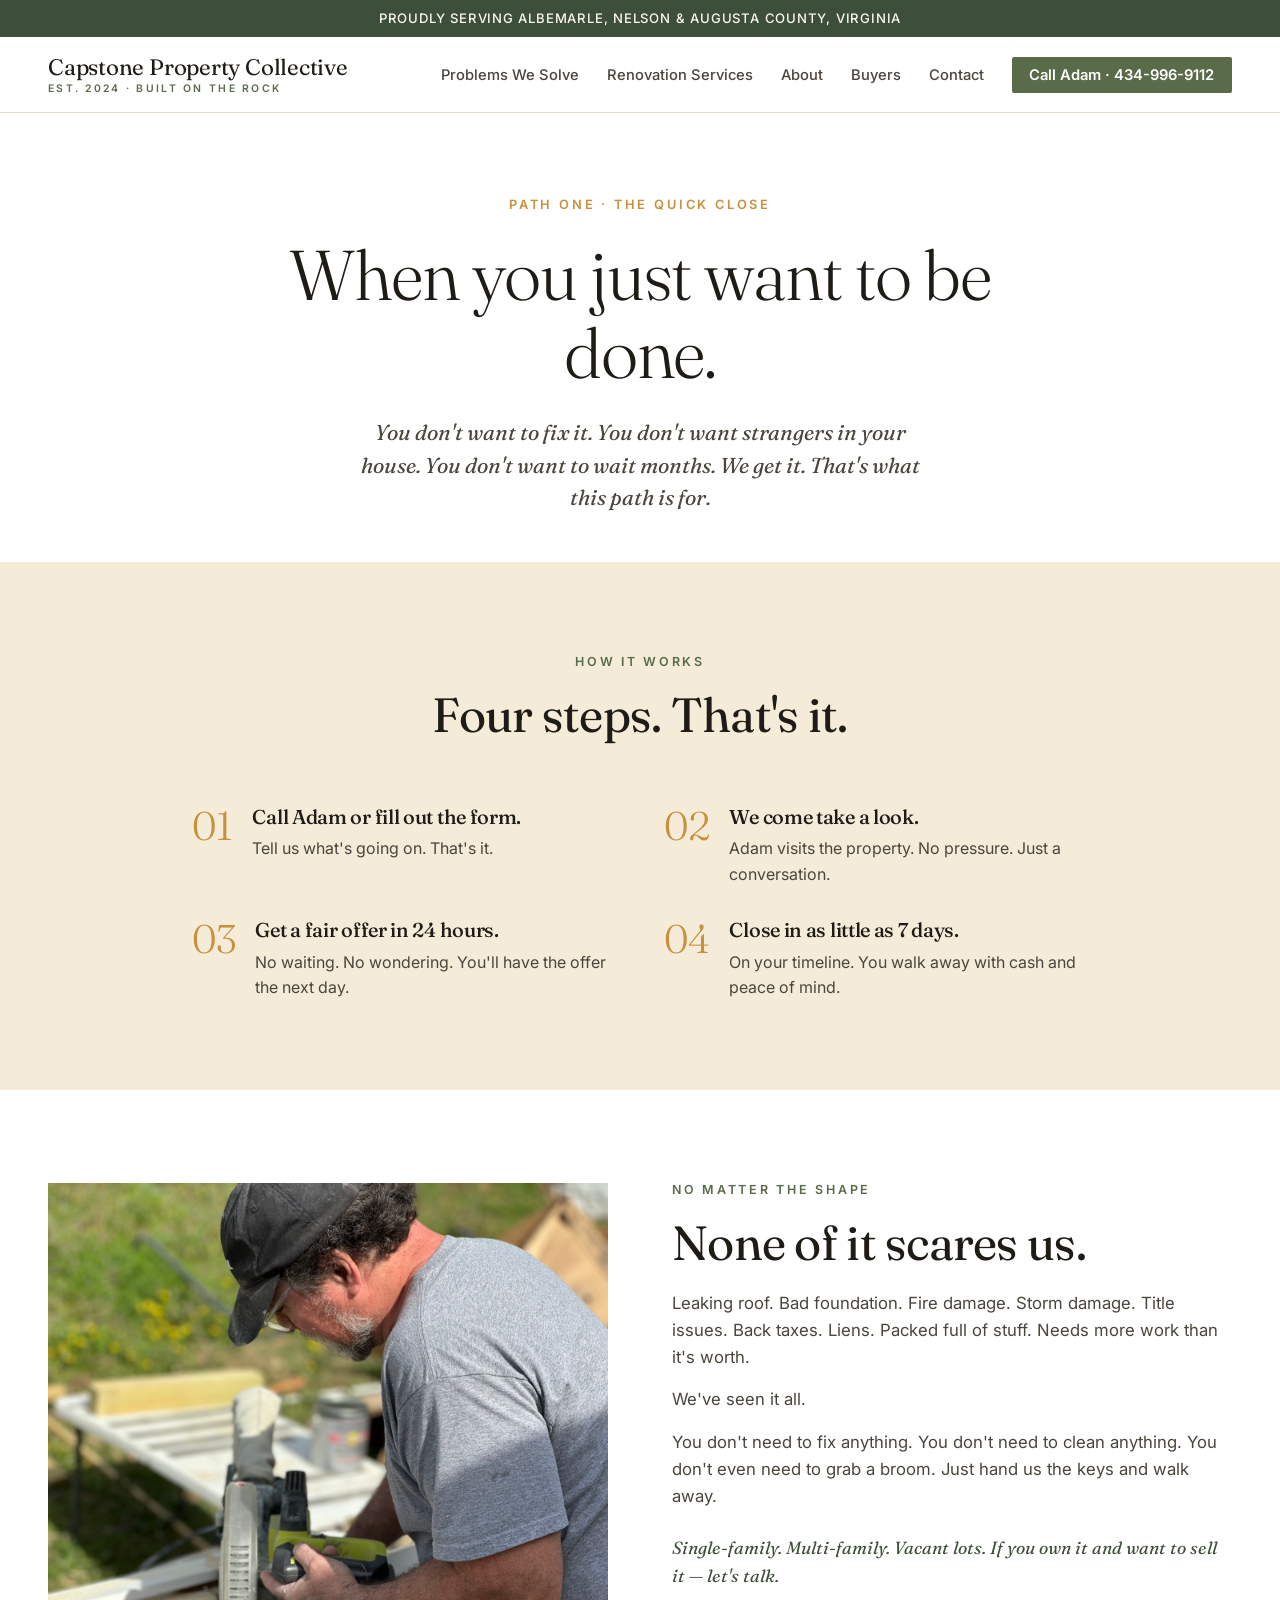
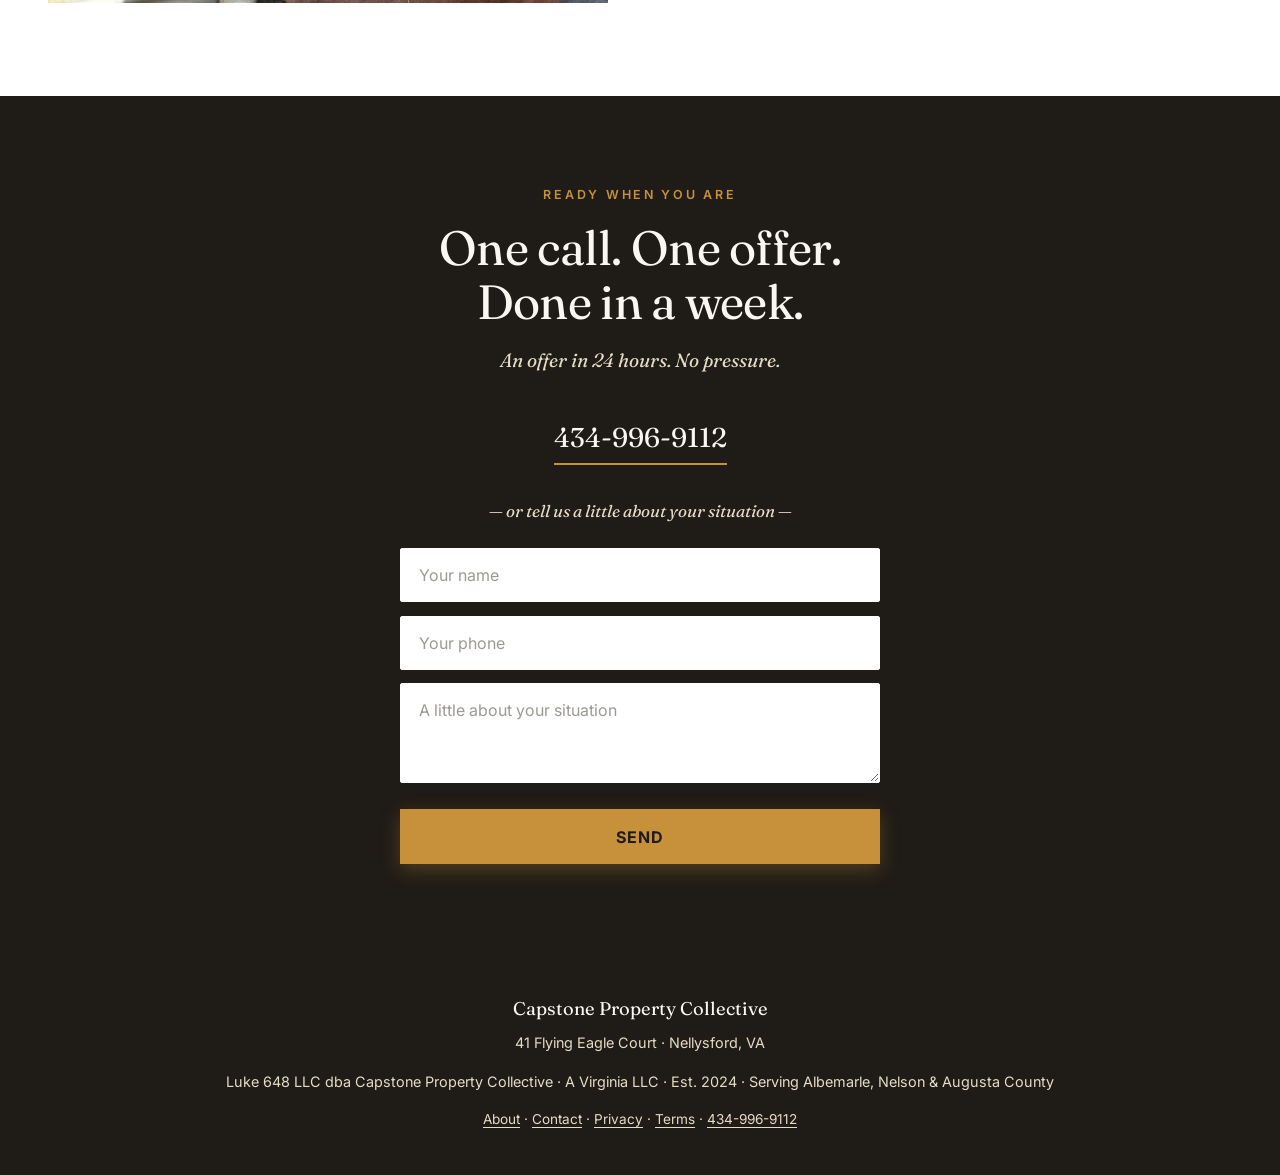
<file: quick-close.html>
<!DOCTYPE html>
<html lang="en">
<head>
<meta charset="UTF-8" />
<meta name="viewport" content="width=device-width, initial-scale=1.0" />
<title>The Quick Close — Capstone Property Collective</title>
<meta name="description" content="When you just want to be done. A fair cash offer in 24 hours. Close in as little as 7 days." />
<link rel="stylesheet" href="styles.css" />
</head>
<body>

<div class="topbar">Proudly serving Albemarle, Nelson &amp; Augusta County, Virginia</div>

<nav class="nav">
  <div class="nav-inner">
    <a href="index.html" class="brand">
      <span class="brand-name">Capstone Property Collective</span>
      <span class="brand-mark">Est. 2024 · Built on the Rock</span>
    </a>
    <ul class="nav-links">
      <li><a href="problems.html">Problems We Solve</a></li>
      <li><a href="build.html">Renovation Services</a></li>
      <li><a href="about.html">About</a></li>
      <li><a href="buyers.html">Buyers</a></li>
      <li><a href="contact.html">Contact</a></li>
      <li class="nav-cta-li"><a href="tel:4349969112" class="nav-cta">Call Adam · 434-996-9112</a></li>
    </ul>
  </div>
</nav>

<header class="page-hero">
  <div class="hero-eyebrow">Path One · The Quick Close</div>
  <h1>When you just want to be done.</h1>
  <p class="hero-sub">You don't want to fix it. You don't want strangers in your house. You don't want to wait months. We get it. That's what this path is for.</p>
</header>

<section class="section section-band">
  <div class="section-inner">
    <div class="section-header">
      <div class="section-eyebrow">How It Works</div>
      <h2>Four steps. That's it.</h2>
    </div>

    <div class="steps">
      <div class="step">
        <div class="step-num">01</div>
        <div class="step-body">
          <h3>Call Adam or fill out the form.</h3>
          <p>Tell us what's going on. That's it.</p>
        </div>
      </div>
      <div class="step">
        <div class="step-num">02</div>
        <div class="step-body">
          <h3>We come take a look.</h3>
          <p>Adam visits the property. No pressure. Just a conversation.</p>
        </div>
      </div>
      <div class="step">
        <div class="step-num">03</div>
        <div class="step-body">
          <h3>Get a fair offer in 24 hours.</h3>
          <p>No waiting. No wondering. You'll have the offer the next day.</p>
        </div>
      </div>
      <div class="step">
        <div class="step-num">04</div>
        <div class="step-body">
          <h3>Close in as little as 7 days.</h3>
          <p>On your timeline. You walk away with cash and peace of mind.</p>
        </div>
      </div>
    </div>
  </div>
</section>

<section class="section">
  <div class="two-col">
    <div class="two-col-image">
      <img src="images/crew-craft.jpg" alt="Bruce on the saw" />
    </div>
    <div class="two-col-text">
      <div class="section-eyebrow">No Matter the Shape</div>
      <h2>None of it scares us.</h2>
      <p>Leaking roof. Bad foundation. Fire damage. Storm damage. Title issues. Back taxes. Liens. Packed full of stuff. Needs more work than it's worth.</p>
      <p>We've seen it all.</p>
      <p>You don't need to fix anything. You don't need to clean anything. You don't even need to grab a broom. Just hand us the keys and walk away.</p>
      <p style="font-family:var(--serif);font-style:italic;color:var(--sage-deep);font-size:1.1rem;margin-top:1.5rem;">Single-family. Multi-family. Vacant lots. If you own it and want to sell it — let's talk.</p>
    </div>
  </div>
</section>

<section class="section section-dark">
  <div class="cta">
    <div class="section-eyebrow">Ready When You Are</div>
    <h2>One call. One offer.<br /><span class="nowrap">Done in a week.</span></h2>
    <p class="cta-sub">An offer in 24 hours. No pressure.</p>

    <a href="tel:4349969112" class="cta-phone">434-996-9112</a>
    <p class="cta-or">— or tell us a little about your situation —</p>

    <form class="cta-form" action="https://formspree.io/f/xkoqqeay" method="POST">
      <input type="hidden" name="path" value="Quick Close" />
      <input type="text" name="name" placeholder="Your name" required />
      <input type="tel" name="phone" placeholder="Your phone" required />
      <textarea name="situation" placeholder="A little about your situation"></textarea>
      <button type="submit" class="btn btn-primary">Send</button>
    </form>
  </div>
</section>

<footer class="footer">
  <div class="footer-brand">Capstone Property Collective</div>
  <p>41 Flying Eagle Court · Nellysford, VA</p>
  <p>Luke 648 LLC dba Capstone Property Collective · A Virginia LLC · Est. 2024 · Serving Albemarle, Nelson &amp; Augusta County</p>
  <p style="margin-top:1rem;font-size:0.85rem;">
    <a href="about.html">About</a> · <a href="contact.html">Contact</a> · <a href="privacy.html">Privacy</a> · <a href="terms.html">Terms</a> · <a href="tel:4349969112">434-996-9112</a>
  </p>
</footer>

</body>
</html>
</file>
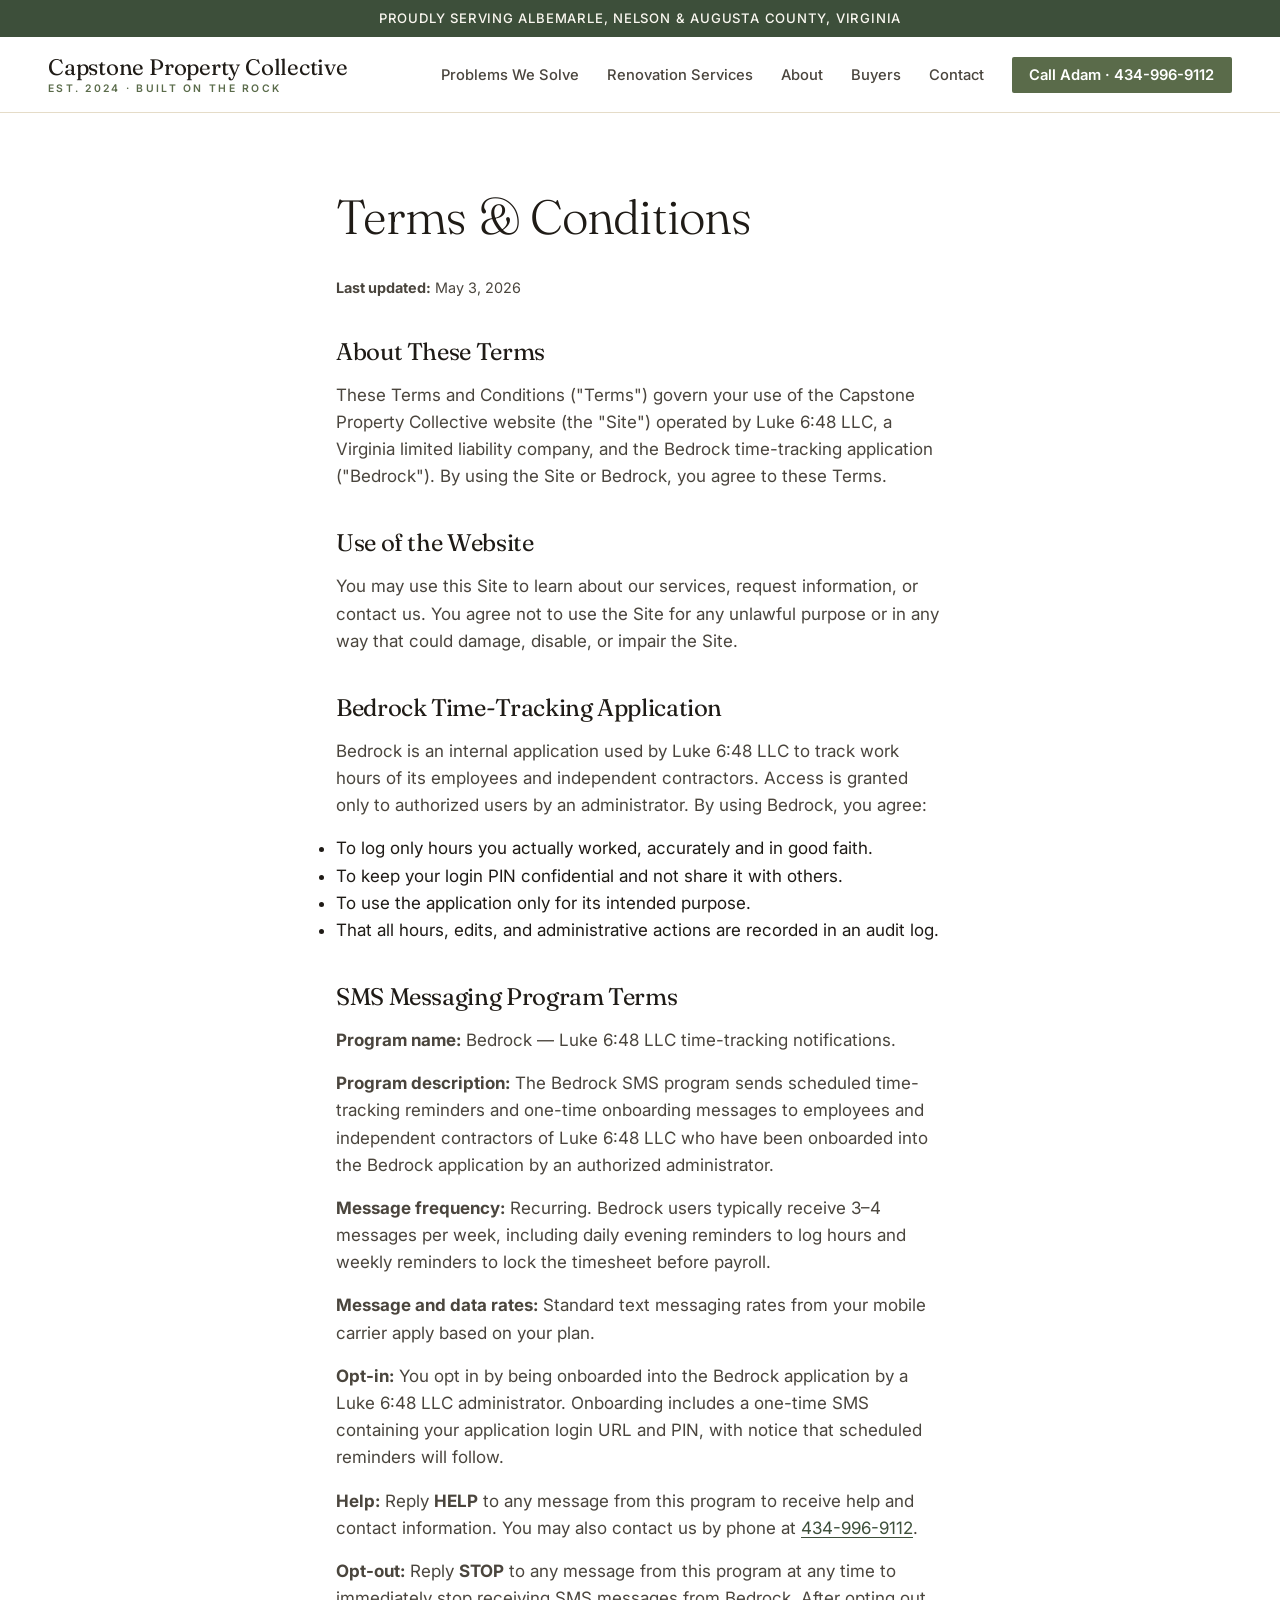
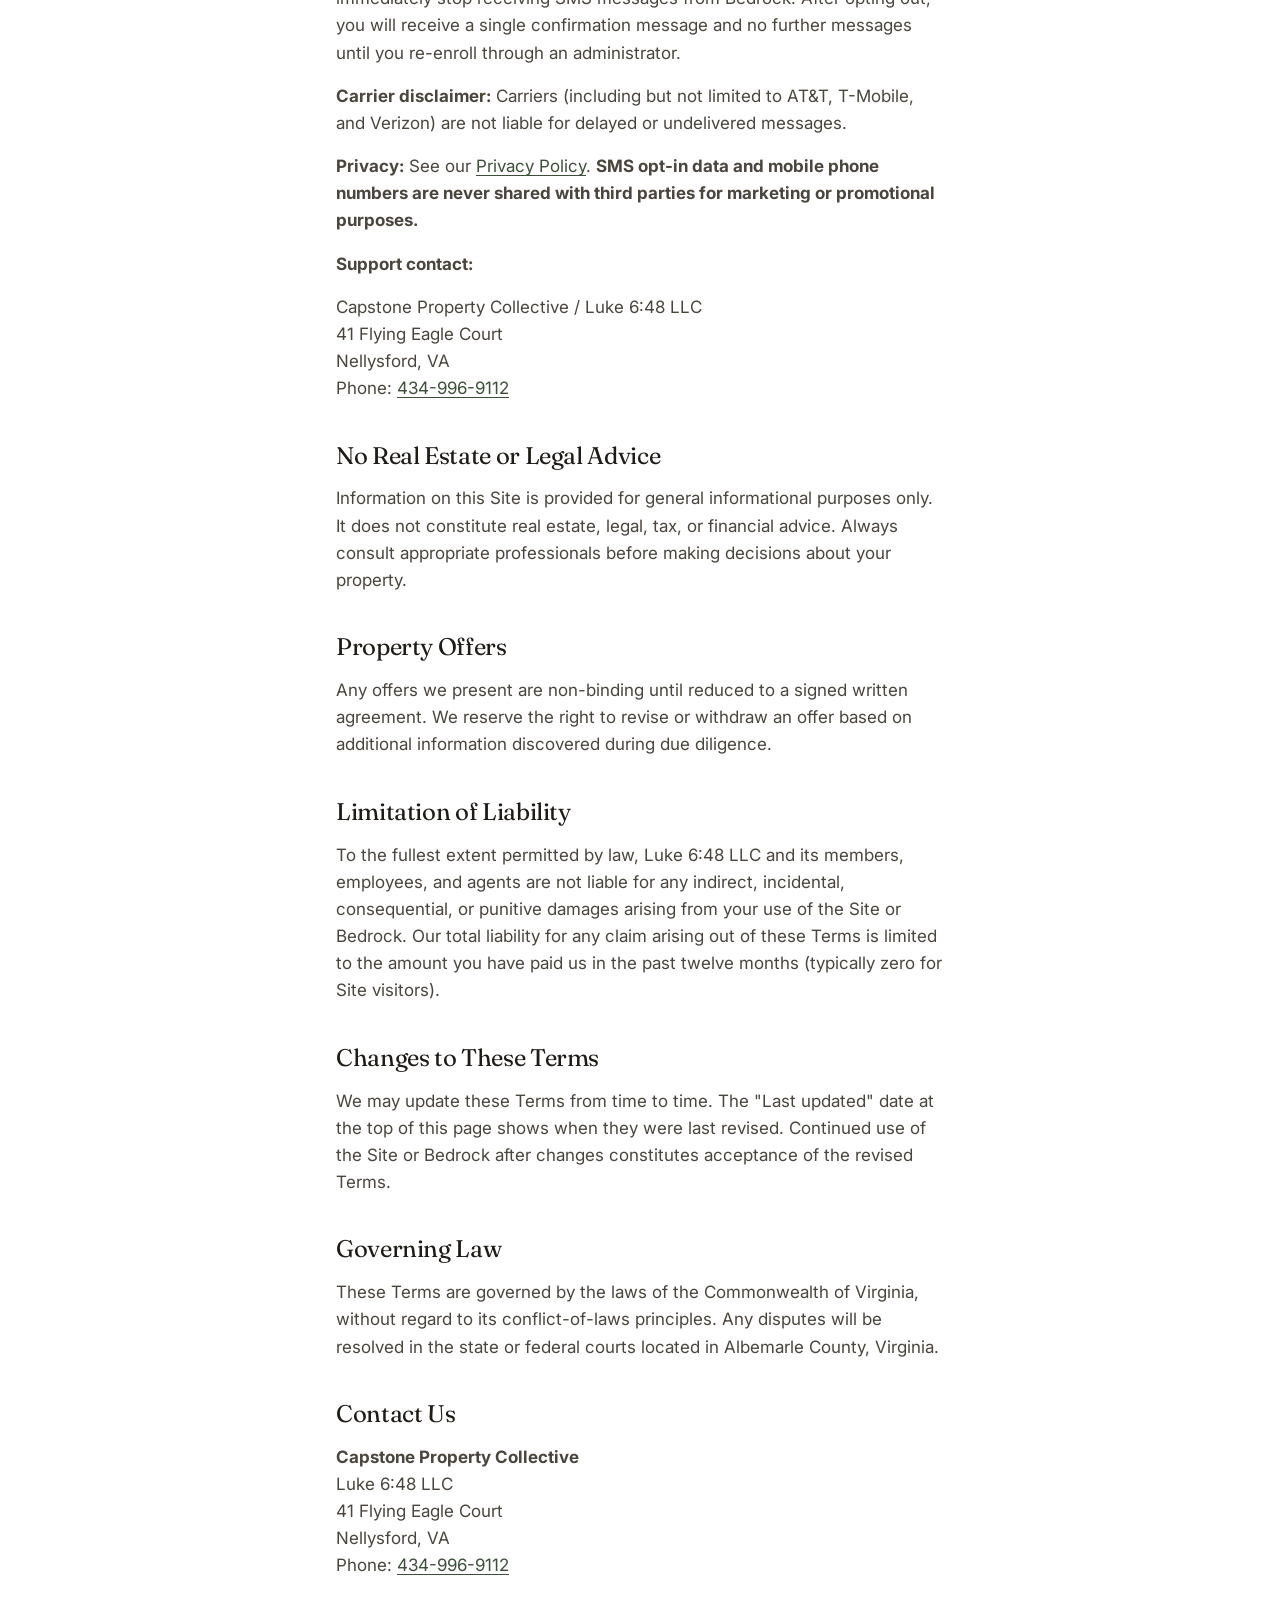
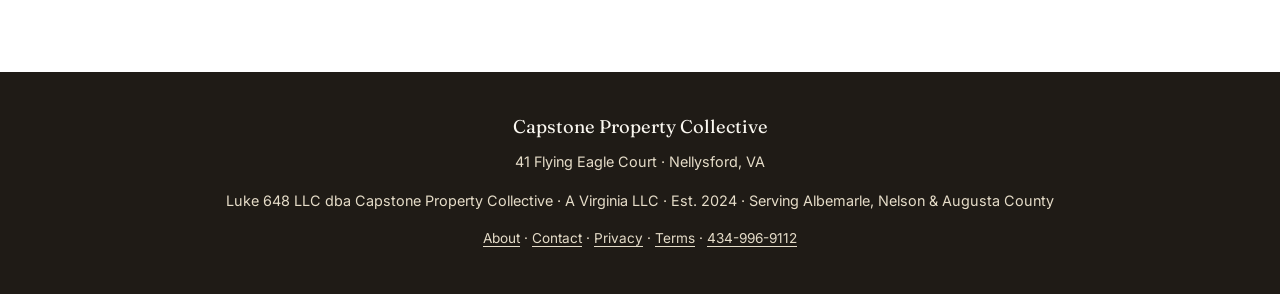
<file: terms.html>
<!DOCTYPE html>
<html lang="en">
<head>
<meta charset="UTF-8" />
<meta name="viewport" content="width=device-width, initial-scale=1.0" />
<title>Terms &amp; Conditions — Capstone Property Collective</title>
<meta name="description" content="Terms and Conditions for Capstone Property Collective." />
<link rel="stylesheet" href="styles.css" />
</head>
<body>

<div class="topbar">Proudly serving Albemarle, Nelson &amp; Augusta County, Virginia</div>

<nav class="nav">
  <div class="nav-inner">
    <a href="index.html" class="brand">
      <span class="brand-name">Capstone Property Collective</span>
      <span class="brand-mark">Est. 2024 · Built on the Rock</span>
    </a>
    <ul class="nav-links">
      <li><a href="problems.html">Problems We Solve</a></li>
      <li><a href="build.html">Renovation Services</a></li>
      <li><a href="about.html">About</a></li>
      <li><a href="buyers.html">Buyers</a></li>
      <li><a href="contact.html">Contact</a></li>
      <li class="nav-cta-li"><a href="tel:4349969112" class="nav-cta">Call Adam · 434-996-9112</a></li>
    </ul>
  </div>
</nav>

<article class="legal">
  <h1>Terms &amp; Conditions</h1>
  <p style="color: var(--charcoal-soft); font-size: 0.9rem;"><strong>Last updated:</strong> May 3, 2026</p>

  <h2>About These Terms</h2>
  <p>These Terms and Conditions ("Terms") govern your use of the Capstone Property Collective website (the "Site") operated by Luke 6:48 LLC, a Virginia limited liability company, and the Bedrock time-tracking application ("Bedrock"). By using the Site or Bedrock, you agree to these Terms.</p>

  <h2>Use of the Website</h2>
  <p>You may use this Site to learn about our services, request information, or contact us. You agree not to use the Site for any unlawful purpose or in any way that could damage, disable, or impair the Site.</p>

  <h2>Bedrock Time-Tracking Application</h2>
  <p>Bedrock is an internal application used by Luke 6:48 LLC to track work hours of its employees and independent contractors. Access is granted only to authorized users by an administrator. By using Bedrock, you agree:</p>
  <ul>
    <li>To log only hours you actually worked, accurately and in good faith.</li>
    <li>To keep your login PIN confidential and not share it with others.</li>
    <li>To use the application only for its intended purpose.</li>
    <li>That all hours, edits, and administrative actions are recorded in an audit log.</li>
  </ul>

  <h2 id="sms-terms">SMS Messaging Program Terms</h2>
  <p><strong>Program name:</strong> Bedrock — Luke 6:48 LLC time-tracking notifications.</p>
  <p><strong>Program description:</strong> The Bedrock SMS program sends scheduled time-tracking reminders and one-time onboarding messages to employees and independent contractors of Luke 6:48 LLC who have been onboarded into the Bedrock application by an authorized administrator.</p>
  <p><strong>Message frequency:</strong> Recurring. Bedrock users typically receive 3–4 messages per week, including daily evening reminders to log hours and weekly reminders to lock the timesheet before payroll.</p>
  <p><strong>Message and data rates:</strong> Standard text messaging rates from your mobile carrier apply based on your plan.</p>
  <p><strong>Opt-in:</strong> You opt in by being onboarded into the Bedrock application by a Luke 6:48 LLC administrator. Onboarding includes a one-time SMS containing your application login URL and PIN, with notice that scheduled reminders will follow.</p>
  <p><strong>Help:</strong> Reply <strong>HELP</strong> to any message from this program to receive help and contact information. You may also contact us by phone at <a href="tel:4349969112">434-996-9112</a>.</p>
  <p><strong>Opt-out:</strong> Reply <strong>STOP</strong> to any message from this program at any time to immediately stop receiving SMS messages from Bedrock. After opting out, you will receive a single confirmation message and no further messages until you re-enroll through an administrator.</p>
  <p><strong>Carrier disclaimer:</strong> Carriers (including but not limited to AT&amp;T, T-Mobile, and Verizon) are not liable for delayed or undelivered messages.</p>
  <p><strong>Privacy:</strong> See our <a href="privacy.html">Privacy Policy</a>. <strong>SMS opt-in data and mobile phone numbers are never shared with third parties for marketing or promotional purposes.</strong></p>
  <p><strong>Support contact:</strong></p>
  <p>
    Capstone Property Collective / Luke 6:48 LLC<br />
    41 Flying Eagle Court<br />
    Nellysford, VA<br />
    Phone: <a href="tel:4349969112">434-996-9112</a>
  </p>

  <h2>No Real Estate or Legal Advice</h2>
  <p>Information on this Site is provided for general informational purposes only. It does not constitute real estate, legal, tax, or financial advice. Always consult appropriate professionals before making decisions about your property.</p>

  <h2>Property Offers</h2>
  <p>Any offers we present are non-binding until reduced to a signed written agreement. We reserve the right to revise or withdraw an offer based on additional information discovered during due diligence.</p>

  <h2>Limitation of Liability</h2>
  <p>To the fullest extent permitted by law, Luke 6:48 LLC and its members, employees, and agents are not liable for any indirect, incidental, consequential, or punitive damages arising from your use of the Site or Bedrock. Our total liability for any claim arising out of these Terms is limited to the amount you have paid us in the past twelve months (typically zero for Site visitors).</p>

  <h2>Changes to These Terms</h2>
  <p>We may update these Terms from time to time. The "Last updated" date at the top of this page shows when they were last revised. Continued use of the Site or Bedrock after changes constitutes acceptance of the revised Terms.</p>

  <h2>Governing Law</h2>
  <p>These Terms are governed by the laws of the Commonwealth of Virginia, without regard to its conflict-of-laws principles. Any disputes will be resolved in the state or federal courts located in Albemarle County, Virginia.</p>

  <h2>Contact Us</h2>
  <p>
    <strong>Capstone Property Collective</strong><br />
    Luke 6:48 LLC<br />
    41 Flying Eagle Court<br />
    Nellysford, VA<br />
    Phone: <a href="tel:4349969112">434-996-9112</a>
  </p>
</article>

<footer class="footer">
  <div class="footer-brand">Capstone Property Collective</div>
  <p>41 Flying Eagle Court · Nellysford, VA</p>
  <p>Luke 648 LLC dba Capstone Property Collective · A Virginia LLC · Est. 2024 · Serving Albemarle, Nelson &amp; Augusta County</p>
  <p style="margin-top:1rem;font-size:0.85rem;">
    <a href="about.html">About</a> · <a href="contact.html">Contact</a> · <a href="privacy.html">Privacy</a> · <a href="terms.html">Terms</a> · <a href="tel:4349969112">434-996-9112</a>
  </p>
</footer>

</body>
</html>
</file>
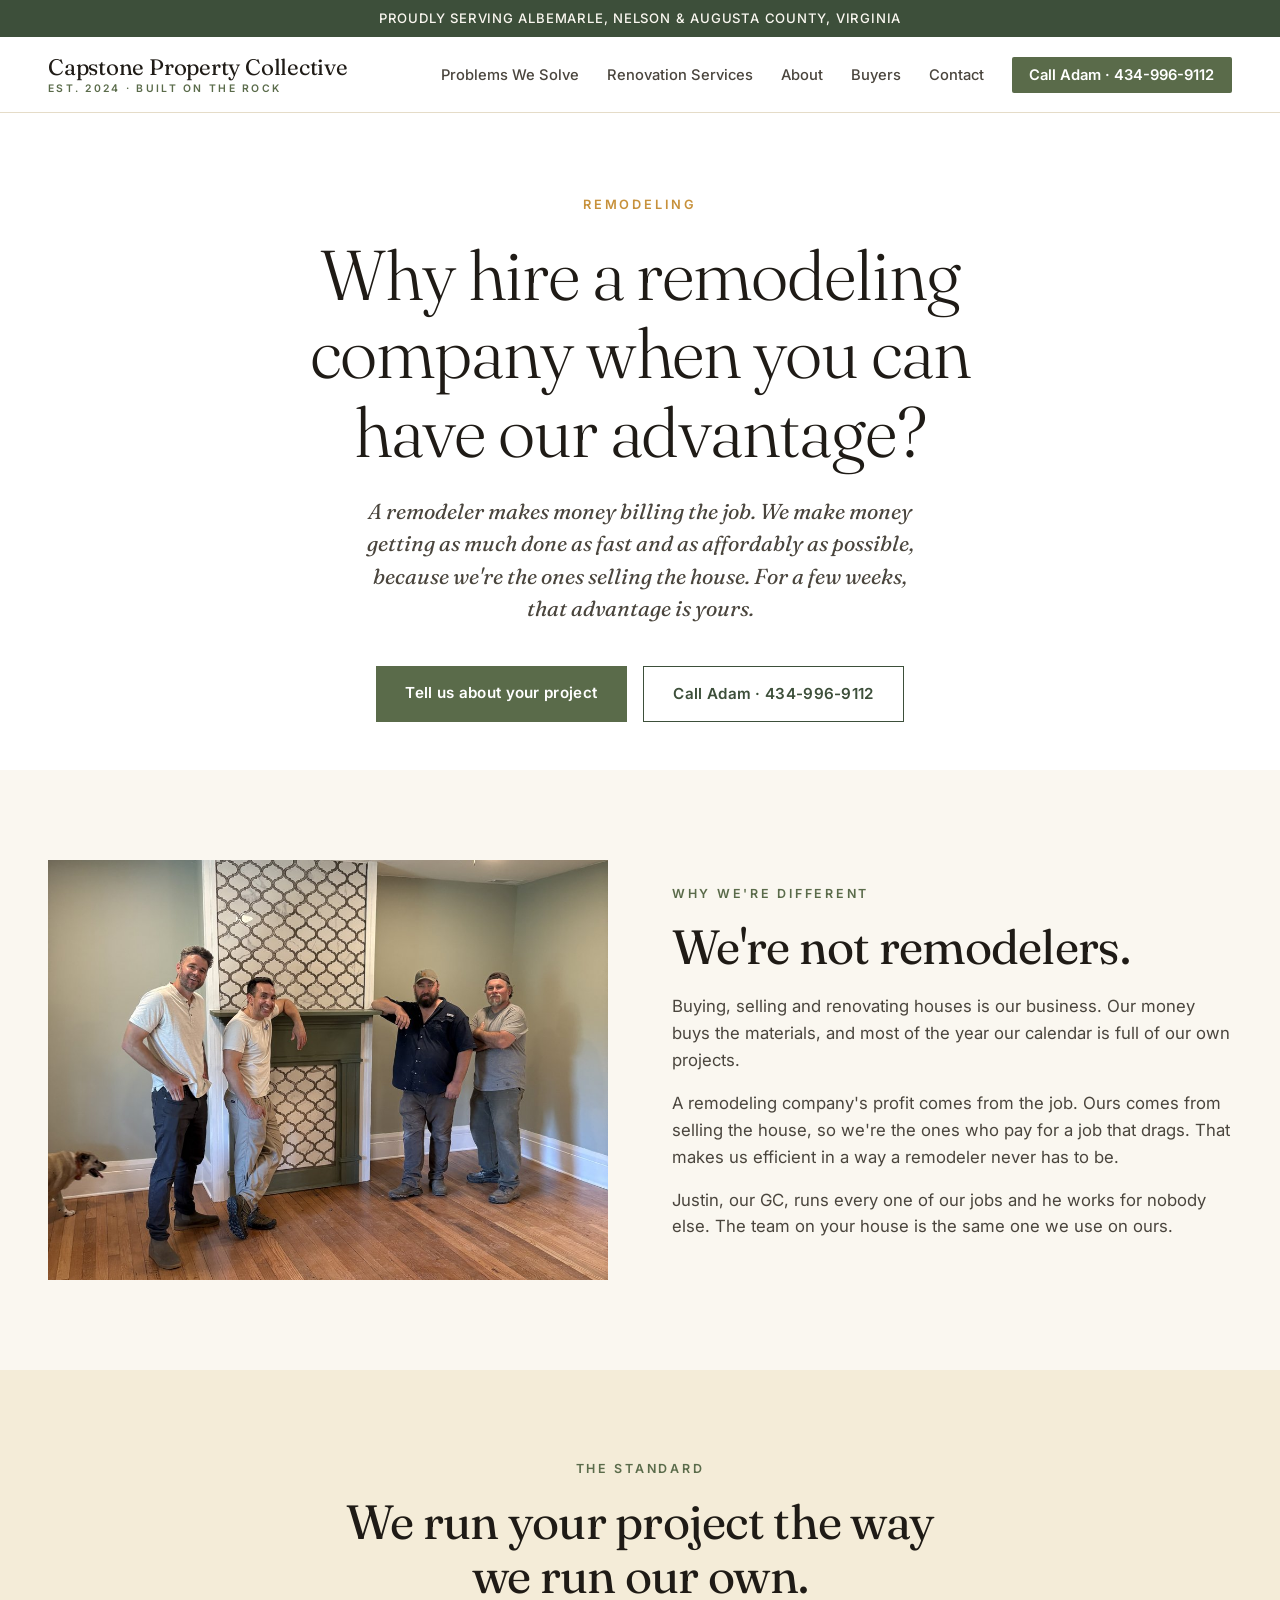
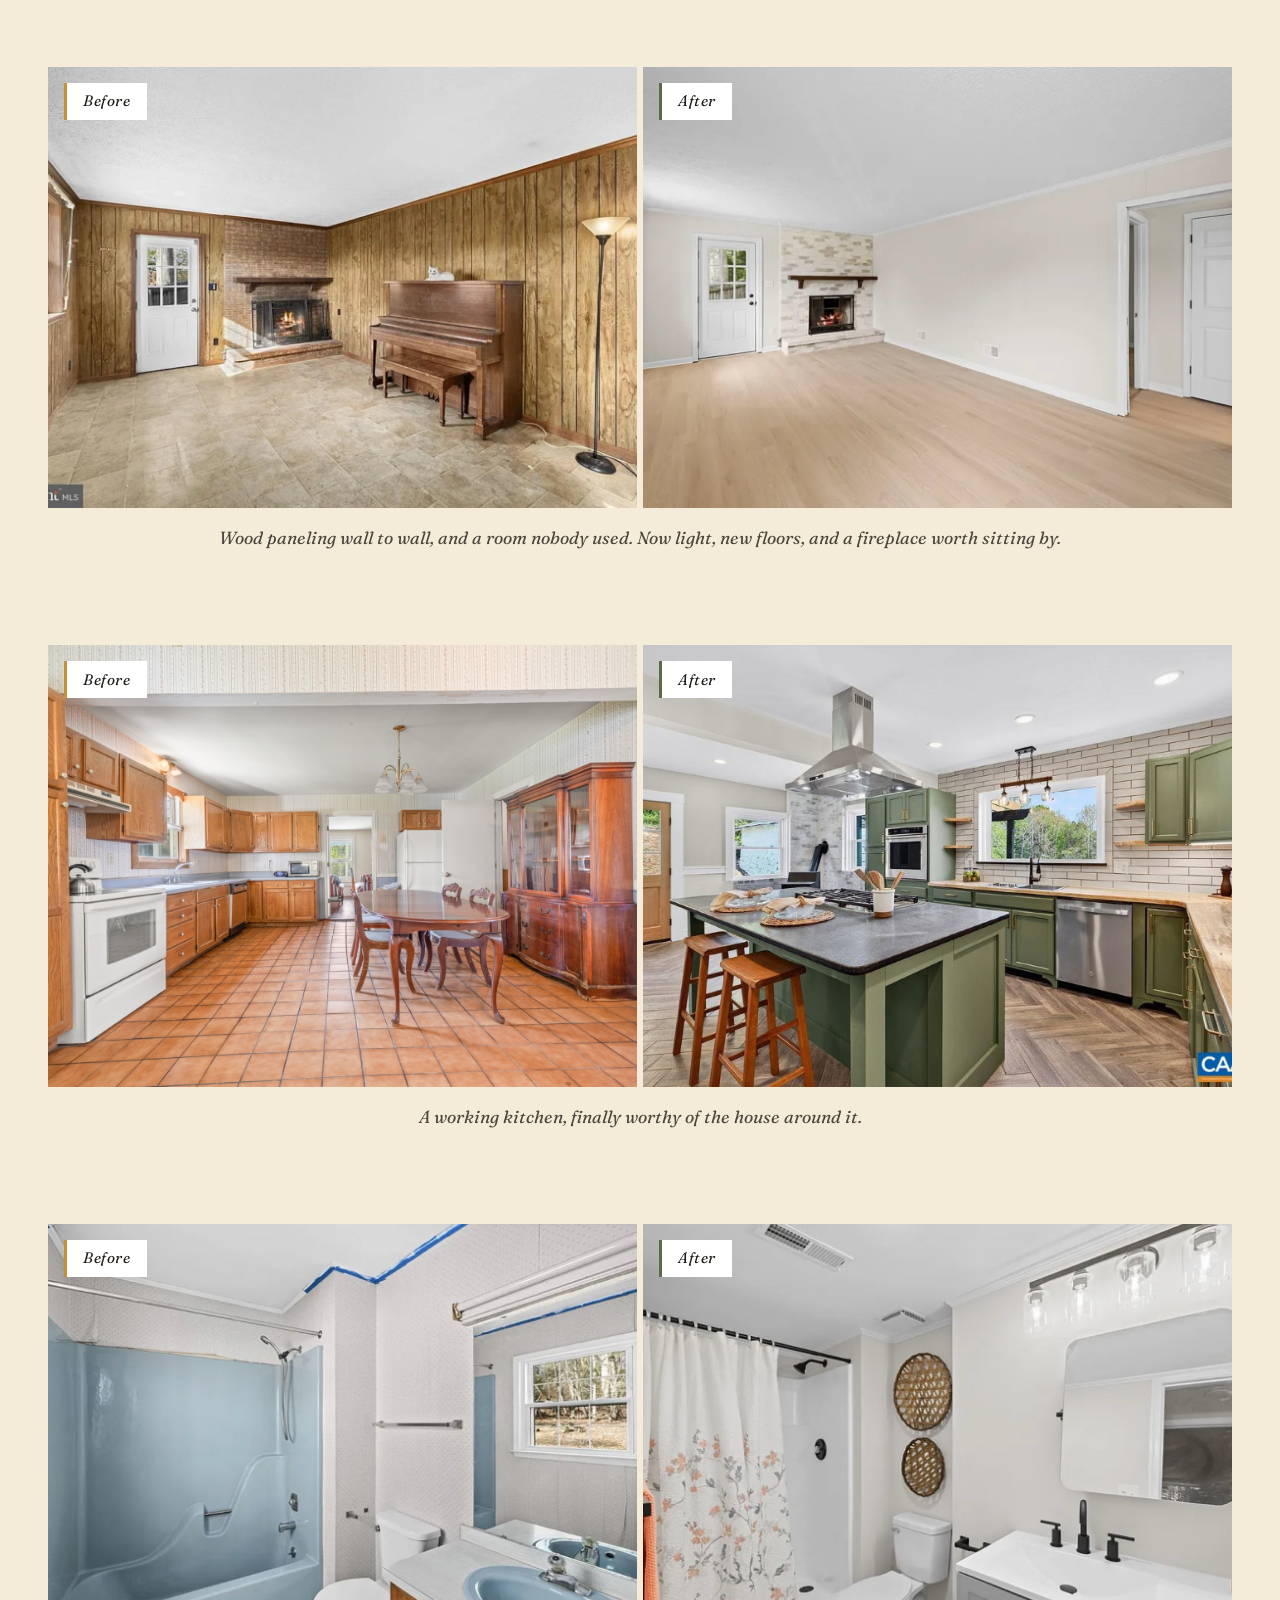
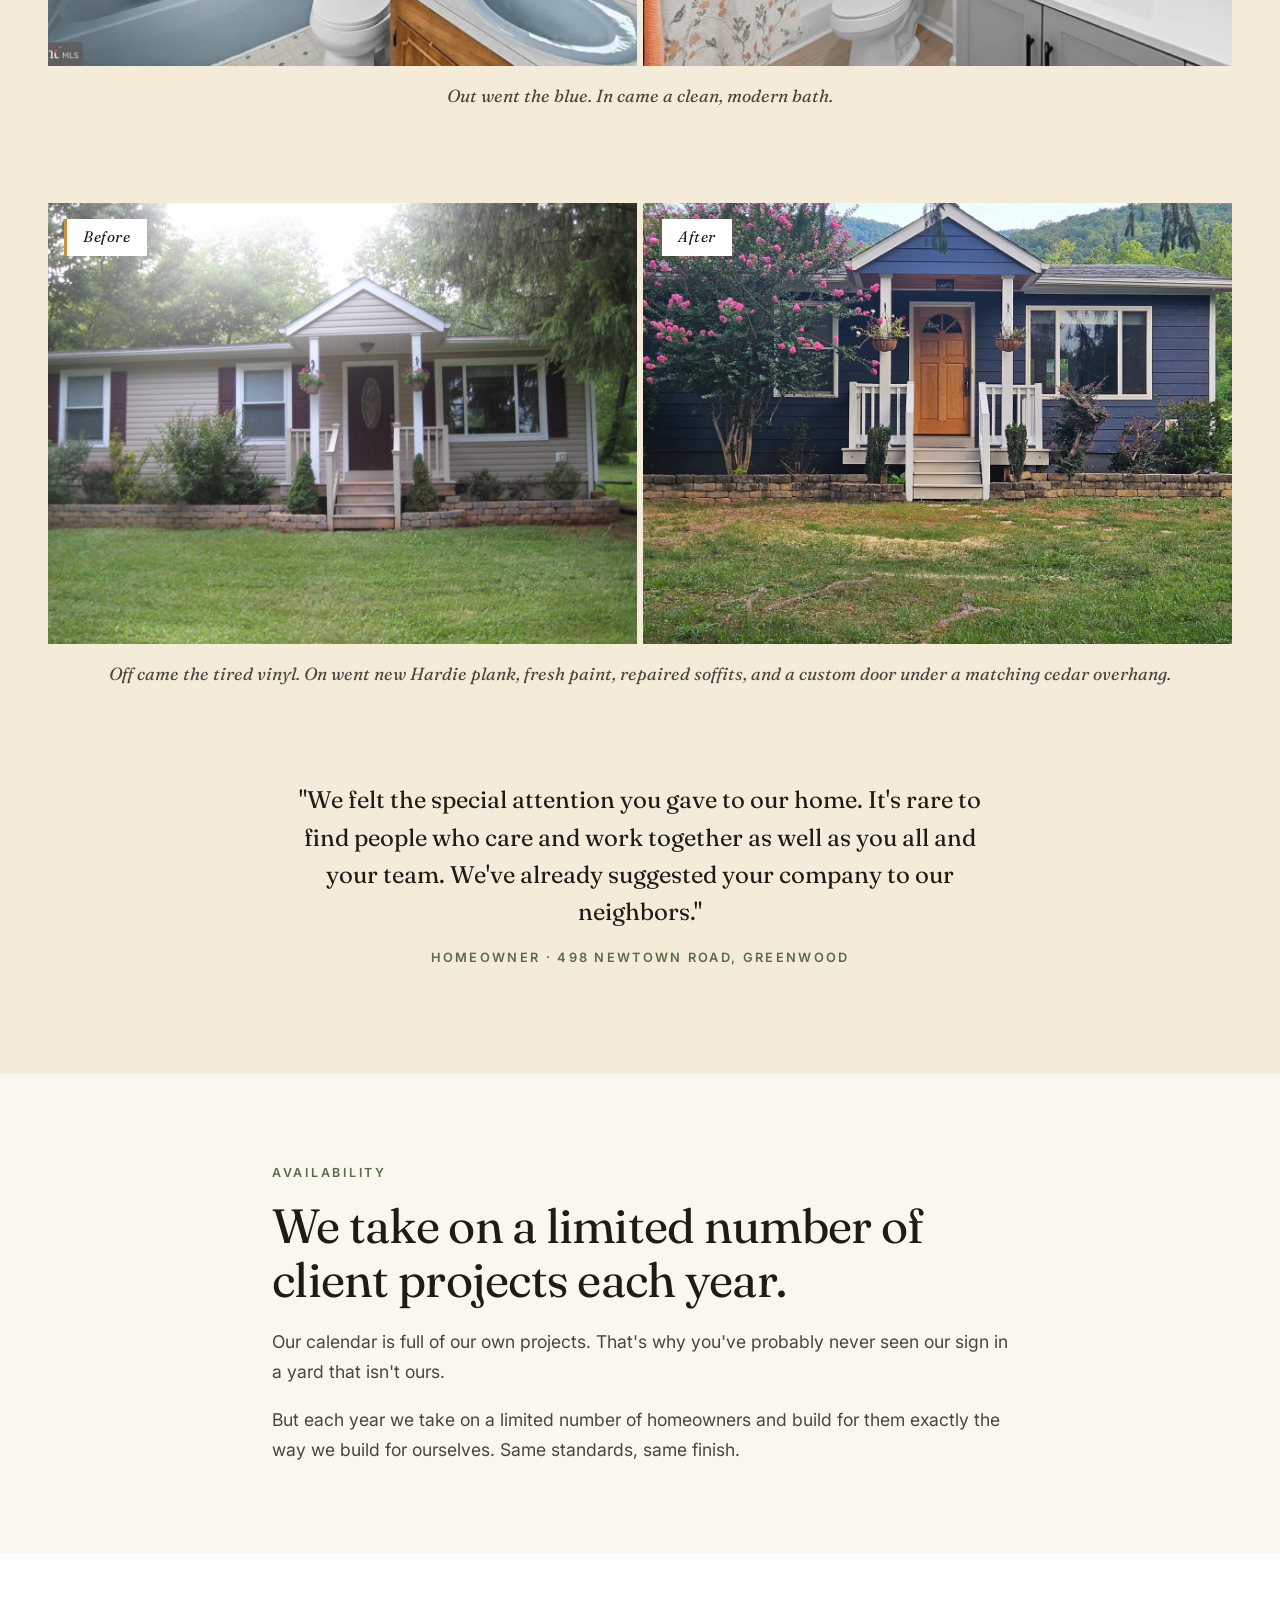
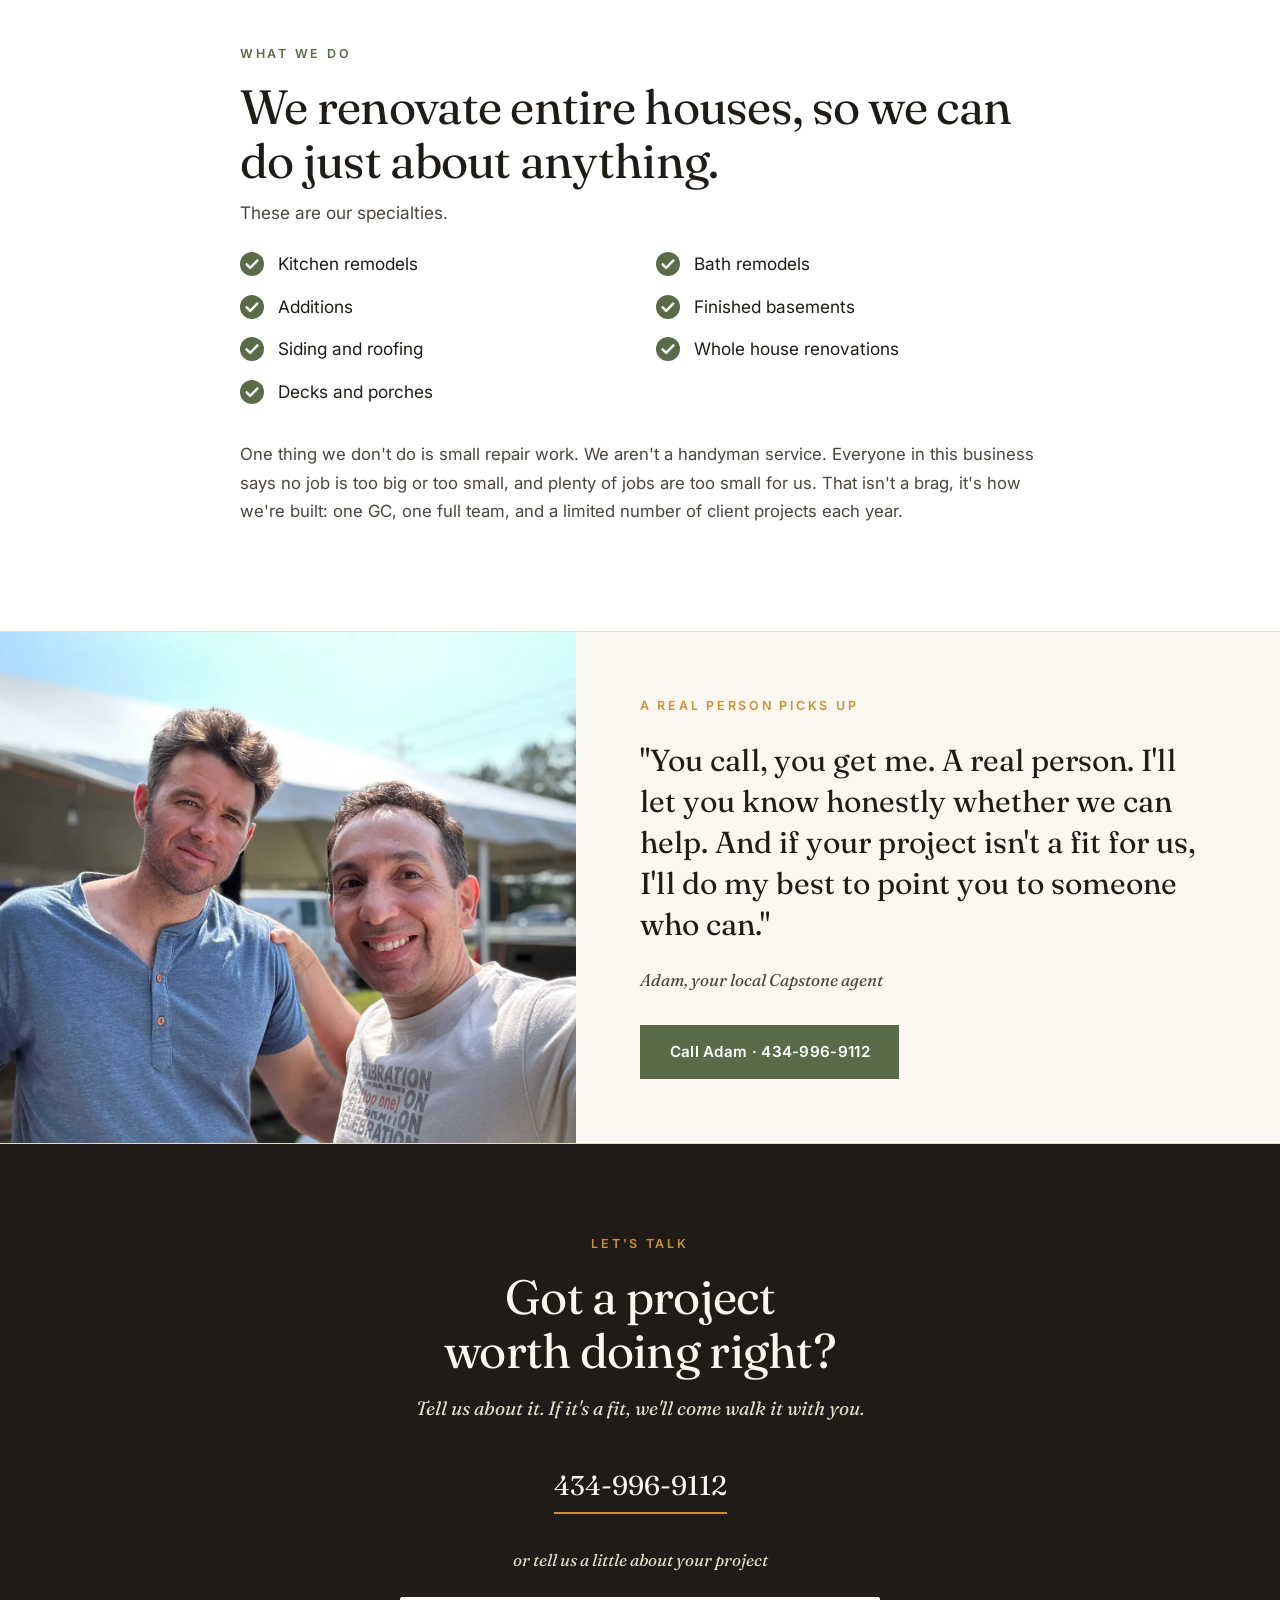
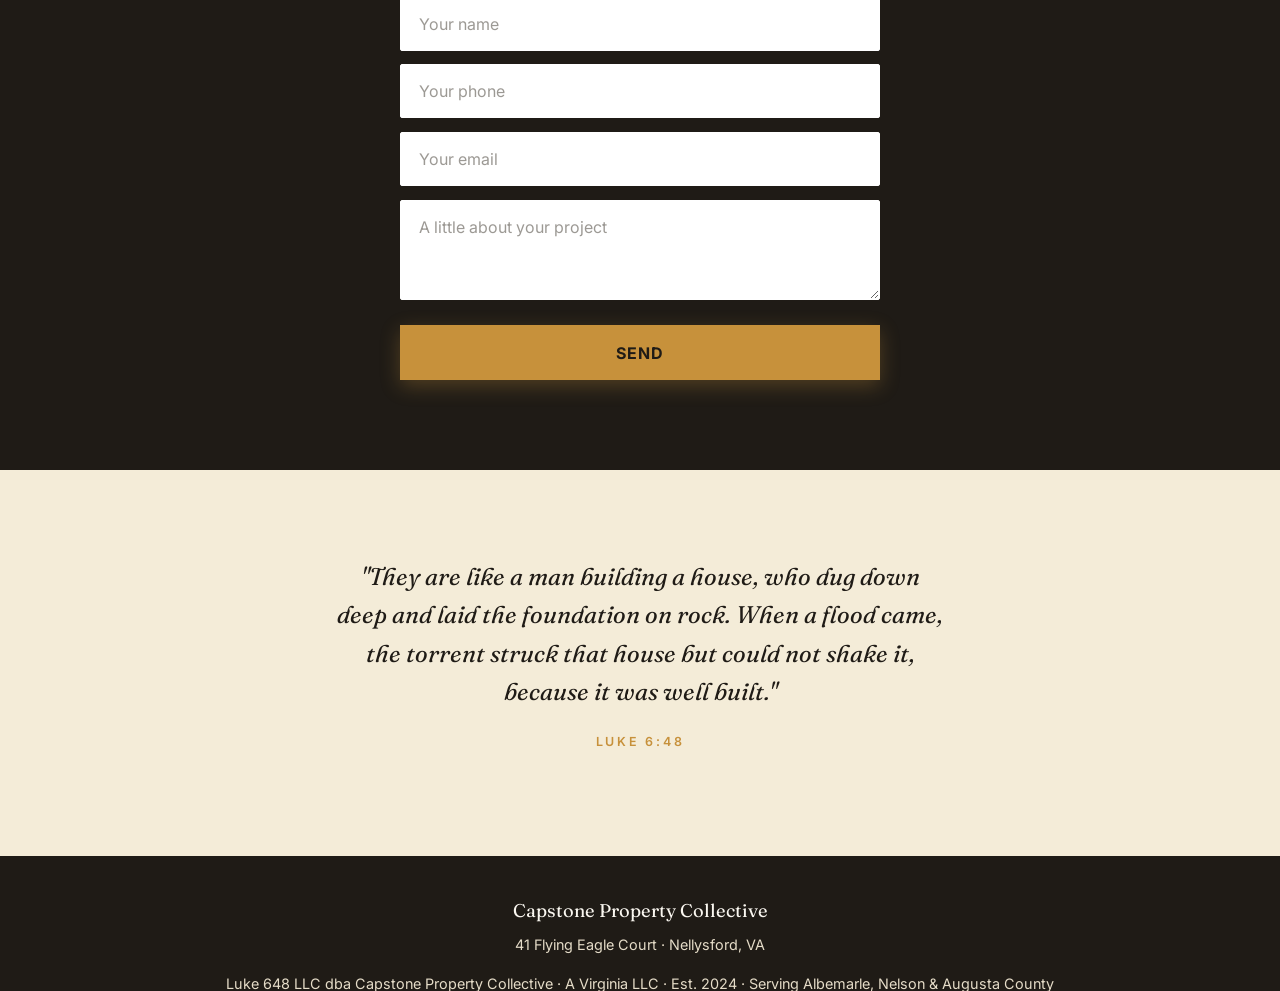
<file: stories/old-roseland.html>
<!DOCTYPE html>
<html lang="en">
<head>
<meta charset="UTF-8" />
<meta name="viewport" content="width=device-width, initial-scale=1.0" />
<title>Our Work — Capstone Property Collective</title>
<link rel="canonical" href="https://capstonepropertycollective.com/build" />
<meta http-equiv="refresh" content="0; url=../build.html" />
</head>
<body>
<p>This page has moved. If you are not redirected, <a href="../build.html">see our renovation work here</a>.</p>
</body>
</html>
</file>
<file: styles.css>
/* Capstone Property Collective — v4
   Aesthetic: Magnolia-true (white base, cream bands, sage + ochre accents)
   New Again image-forward layout. People-first. 5th-grade readable. */

@import url('https://fonts.googleapis.com/css2?family=Fraunces:opsz,wght@9..144,300;9..144,400;9..144,500;9..144,600;9..144,700&family=Inter:wght@400;500;600;700&display=swap');

:root {
  /* Palette — Magnolia-true: white base, cream bands only, sage primary, ochre secondary */
  --white: #FFFFFF;
  --paper: #FAF7F0;          /* barely-warm off-white for subtle depth */
  --cream-band: #F4ECD8;     /* warm cream — only for section bands */
  --stone: #E5DCC8;          /* quiet border */
  --charcoal: #1F1B16;       /* primary text */
  --charcoal-soft: #4A453D;  /* secondary text */
  --sage: #5A6B4A;           /* primary accent — ties Magnolia + Roseland kitchen */
  --sage-deep: #3D4F3A;      /* hover / dark */
  --ochre: #C7913B;          /* secondary warm accent */
  --clay: #B85C3E;           /* rare highlight */

  --serif: 'Fraunces', Georgia, serif;
  --sans: 'Inter', -apple-system, sans-serif;

  --container: 1240px;
  --gutter: clamp(1.25rem, 4vw, 3rem);
}

* { box-sizing: border-box; margin: 0; padding: 0; }
html { scroll-behavior: smooth; }

body {
  font-family: var(--sans);
  font-size: 17px;
  line-height: 1.6;
  color: var(--charcoal);
  background: var(--white);
  -webkit-font-smoothing: antialiased;
}

h1, h2, h3, h4 {
  font-family: var(--serif);
  font-weight: 400;
  line-height: 1.12;
  letter-spacing: -0.015em;
  color: var(--charcoal);
}
h1 { font-size: clamp(2.5rem, 5.5vw, 4.5rem); font-weight: 300; }
h2 { font-size: clamp(2rem, 4vw, 3rem); }
h3 { font-size: clamp(1.4rem, 2.3vw, 1.75rem); font-weight: 500; }
h4 { font-size: 1.2rem; font-weight: 600; }

p { margin-bottom: 1rem; }
a { color: var(--sage-deep); text-decoration: underline; text-decoration-thickness: 1px; text-underline-offset: 3px; }
a:hover { color: var(--ochre); }
img { max-width: 100%; display: block; }

/* ===== Top bar ===== */
.topbar {
  background: var(--sage-deep);
  color: var(--paper);
  text-align: center;
  padding: 0.5rem 1rem;
  font-size: 0.82rem;
  letter-spacing: 0.06em;
  font-weight: 500;
  text-transform: uppercase;
}

/* ===== Nav ===== */
.nav {
  background: var(--white);
  border-bottom: 1px solid var(--stone);
  padding: 1.1rem var(--gutter);
}
.nav-inner {
  max-width: var(--container);
  margin: 0 auto;
  display: flex;
  align-items: center;
  justify-content: space-between;
  gap: 2rem;
}
.brand {
  text-decoration: none;
  color: var(--charcoal);
  line-height: 1.1;
}
.brand-name {
  font-family: var(--serif);
  font-size: 1.4rem;
  font-weight: 400;
  letter-spacing: -0.01em;
  display: block;
}
.brand-mark {
  font-size: 0.65rem;
  letter-spacing: 0.22em;
  text-transform: uppercase;
  color: var(--sage);
  font-family: var(--sans);
  font-weight: 600;
  margin-top: 4px;
  display: block;
}
.nav-links {
  display: flex;
  gap: 1.75rem;
  list-style: none;
  align-items: center;
}
.nav-links a {
  color: var(--charcoal-soft);
  text-decoration: none;
  font-size: 0.92rem;
  font-weight: 500;
}
.nav-links a:hover { color: var(--sage); }
.nav-cta {
  background: var(--sage);
  color: var(--white) !important;
  padding: 0.55rem 1.1rem;
  border-radius: 2px;
  font-weight: 600 !important;
}
.nav-cta:hover { background: var(--charcoal); color: var(--white) !important; }
@media (max-width: 900px) {
  .nav-links li:not(.nav-cta-li) { display: none; }
}

/* ===== HERO — split layout, Adam in frame ===== */
.hero {
  max-width: var(--container);
  margin: 0 auto;
  padding: clamp(2.5rem, 5vw, 4rem) var(--gutter) clamp(3rem, 6vw, 5rem);
  display: grid;
  grid-template-columns: 1.1fr 0.9fr;
  gap: clamp(2rem, 5vw, 4rem);
  align-items: center;
}
.hero-text { max-width: 30rem; }
.hero-eyebrow {
  font-family: var(--sans);
  font-size: 0.8rem;
  letter-spacing: 0.22em;
  text-transform: uppercase;
  color: var(--ochre);
  font-weight: 600;
  margin-bottom: 1.25rem;
}
.hero h1 { margin-bottom: 1.5rem; }
.hero-sub {
  font-family: var(--serif);
  font-style: italic;
  font-size: clamp(1.1rem, 1.7vw, 1.35rem);
  color: var(--charcoal-soft);
  margin-bottom: 2.25rem;
  font-weight: 400;
  line-height: 1.5;
}
.hero-actions { display: flex; gap: 1rem; flex-wrap: wrap; }

.hero-image-frame {
  position: relative;
  aspect-ratio: 4/5;
  overflow: hidden;
}
.hero-image-frame img {
  width: 100%; height: 100%; object-fit: cover;
}
.hero-image-caption {
  position: absolute;
  bottom: 0; left: 0; right: 0;
  background: linear-gradient(to top, rgba(31,27,22,0.85), rgba(31,27,22,0));
  padding: 4rem 1.75rem 1.5rem;
  color: var(--paper);
}
.hero-image-caption .quote {
  font-family: var(--serif);
  font-style: italic;
  font-size: 1.25rem;
  line-height: 1.35;
  margin-bottom: 0.5rem;
  color: var(--white);
}
.hero-image-caption .who {
  font-family: var(--sans);
  font-size: 0.75rem;
  letter-spacing: 0.2em;
  text-transform: uppercase;
  color: var(--ochre);
  font-weight: 600;
}

@media (max-width: 800px) {
  .hero { grid-template-columns: 1fr; }
  .hero-image-frame { aspect-ratio: 4/5; max-height: 560px; }
}

/* ===== Home testimonial ===== */
.home-testimonial { background: var(--paper); text-align: center; }
.home-testimonial-inner { max-width: 46rem; margin: 0 auto; }
.home-testimonial blockquote {
  font-family: var(--serif);
  font-size: clamp(1.3rem, 2.4vw, 1.8rem);
  line-height: 1.5;
  color: var(--charcoal);
  margin: 0.75rem 0 1.5rem;
  font-weight: 400;
}
.home-testimonial-attrib + blockquote { margin-top: 3rem; }
.home-testimonial-attrib {
  font-family: var(--sans);
  font-size: 0.8rem;
  letter-spacing: 0.18em;
  text-transform: uppercase;
  color: var(--sage);
  font-weight: 600;
}

/* ===== Buttons ===== */
.btn {
  display: inline-block;
  padding: 0.95rem 1.85rem;
  font-family: var(--sans);
  font-weight: 600;
  font-size: 0.95rem;
  text-decoration: none;
  border: none;
  cursor: pointer;
  transition: all 0.2s ease;
  letter-spacing: 0.02em;
}
.btn-primary { background: var(--sage); color: var(--white); }
.btn-primary:hover { background: var(--charcoal); color: var(--white); }
.btn-secondary {
  background: transparent;
  color: var(--sage-deep);
  border: 1.5px solid var(--sage-deep);
}
.btn-secondary:hover { background: var(--sage-deep); color: var(--white); }

/* ===== Sections ===== */
.section { padding: clamp(3.5rem, 7vw, 6rem) var(--gutter); }
.section-inner { max-width: var(--container); margin: 0 auto; }
.section-band { background: var(--cream-band); }
.section-paper { background: var(--paper); }
.section-dark { background: var(--charcoal); color: var(--paper); }
.section-dark h2, .section-dark h3 { color: var(--paper); }

.section-eyebrow {
  font-family: var(--sans);
  font-size: 0.78rem;
  letter-spacing: 0.22em;
  text-transform: uppercase;
  color: var(--sage);
  font-weight: 600;
  margin-bottom: 1rem;
}
.section-dark .section-eyebrow { color: var(--ochre); }
.section-header { text-align: center; max-width: 56ch; margin: 0 auto clamp(2.5rem, 5vw, 4rem); }
.section-header p {
  font-family: var(--serif);
  font-style: italic;
  color: var(--charcoal-soft);
  font-size: 1.15rem;
  margin-top: 1rem;
}
.section-dark .section-header p { color: var(--stone); }

/* ===== Old Roseland feature ===== */
.roseland {
  max-width: var(--container);
  margin: 0 auto;
}
.roseland-header {
  display: grid;
  grid-template-columns: 1fr 1fr;
  gap: clamp(2rem, 5vw, 4rem);
  align-items: end;
  margin-bottom: 2.5rem;
}
.roseland-title-block .section-eyebrow { color: var(--ochre); }
.roseland-title-block h2 { margin-bottom: 0.5rem; }
.roseland-title-block .property {
  font-family: var(--serif);
  font-style: italic;
  color: var(--charcoal-soft);
  font-size: 1.1rem;
}
.roseland-lede { font-size: 1.05rem; color: var(--charcoal-soft); }

.ba-grid {
  display: grid;
  grid-template-columns: 1fr 1fr;
  gap: 6px;
}
.ba-frame { position: relative; overflow: hidden; }
.ba-frame img { width: 100%; height: 100%; object-fit: cover; aspect-ratio: 4/3; }
.ba-label {
  position: absolute;
  top: 1rem;
  left: 1rem;
  background: var(--white);
  color: var(--charcoal);
  padding: 0.4rem 1rem;
  font-family: var(--serif);
  font-style: italic;
  font-size: 0.95rem;
  letter-spacing: 0.04em;
  border-left: 3px solid var(--ochre);
}
.ba-frame.after .ba-label { border-left-color: var(--sage); }

.roseland-foot {
  display: flex;
  justify-content: space-between;
  align-items: center;
  margin-top: 1.75rem;
  flex-wrap: wrap;
  gap: 1rem;
}
.roseland-foot .caption {
  font-family: var(--serif);
  font-style: italic;
  color: var(--charcoal-soft);
  font-size: 1.05rem;
}
.roseland-foot .more-link {
  font-family: var(--sans);
  font-weight: 600;
  text-transform: uppercase;
  letter-spacing: 0.1em;
  font-size: 0.85rem;
  color: var(--sage-deep);
  text-decoration: none;
  border-bottom: 2px solid var(--ochre);
  padding-bottom: 3px;
}
.roseland-foot .more-link:hover { color: var(--ochre); }

@media (max-width: 700px) {
  .roseland-header { grid-template-columns: 1fr; }
  .ba-grid { grid-template-columns: 1fr; }
}

/* ===== 3 Paths ===== */
.paths {
  display: grid;
  grid-template-columns: repeat(3, 1fr);
  gap: 1.5rem;
}
.path-card {
  background: var(--white);
  border: 1px solid var(--stone);
  overflow: hidden;
  display: flex;
  flex-direction: column;
  transition: transform 0.3s ease, box-shadow 0.3s ease;
}
.path-card:hover {
  transform: translateY(-4px);
  box-shadow: 0 16px 36px rgba(31, 27, 22, 0.08);
}
.path-card-image { aspect-ratio: 4/3; overflow: hidden; }
.path-card-image img { width: 100%; height: 100%; object-fit: cover; transition: transform 0.6s ease; }
.path-card:hover .path-card-image img { transform: scale(1.04); }
.path-card-body { padding: 1.75rem 1.6rem 2rem; flex: 1; display: flex; flex-direction: column; }
.path-card h3 { margin-bottom: 0.85rem; }
.path-card p { color: var(--charcoal-soft); font-size: 0.98rem; margin-bottom: 1.5rem; flex: 1; }
.path-card-link {
  font-family: var(--sans);
  font-size: 0.85rem;
  font-weight: 600;
  letter-spacing: 0.08em;
  text-transform: uppercase;
  color: var(--sage-deep);
  text-decoration: none;
  border-bottom: 1.5px solid var(--ochre);
  padding-bottom: 4px;
  align-self: flex-start;
}
.path-card-link:hover { color: var(--ochre); border-color: var(--sage-deep); }

@media (max-width: 900px) { .paths { grid-template-columns: 1fr; max-width: 480px; margin: 0 auto; } }

/* ===== Crew feature — split image + dark panel (no crop) ===== */
.crew-feature {
  display: grid;
  grid-template-columns: 0.9fr 1.1fr;
  background: var(--charcoal);
}
.crew-photo { overflow: hidden; }
.crew-photo img {
  width: 100%; height: 100%; object-fit: cover; object-position: center center;
  display: block;
}
.crew-panel {
  padding: clamp(2.5rem, 5vw, 5rem);
  display: flex;
  flex-direction: column;
  justify-content: center;
  color: var(--paper);
}
.crew-panel .section-eyebrow { color: var(--ochre); }
.crew-panel h2 {
  color: var(--white);
  font-size: clamp(2rem, 3.5vw, 3rem);
  margin-bottom: 1.5rem;
  font-weight: 300;
  max-width: 16ch;
}
.crew-panel p {
  font-family: var(--serif);
  font-style: italic;
  font-size: 1.15rem;
  color: var(--stone);
  margin-bottom: 1rem;
  line-height: 1.55;
  max-width: 32rem;
}

@media (max-width: 800px) {
  .crew-feature { grid-template-columns: 1fr; }
  .crew-photo { aspect-ratio: 4/5; }
}

/* ===== Verse ===== */
.verse {
  text-align: center;
  padding: clamp(3.5rem, 7vw, 5.5rem) var(--gutter);
  background: var(--cream-band);
}
.verse-text {
  font-family: var(--serif);
  font-style: italic;
  font-size: clamp(1.15rem, 1.9vw, 1.5rem);
  line-height: 1.6;
  max-width: 38rem;
  margin: 0 auto 1.25rem;
  color: var(--charcoal);
  font-weight: 400;
}
.verse-cite {
  font-family: var(--sans);
  font-size: 0.78rem;
  letter-spacing: 0.22em;
  text-transform: uppercase;
  color: var(--ochre);
  font-weight: 600;
}

/* ===== CTA block ===== */
.cta { text-align: center; max-width: 44rem; margin: 0 auto; }
.cta h2 { margin-bottom: 1rem; }
.nowrap { white-space: nowrap; }
.cta-sub {
  font-family: var(--serif);
  font-style: italic;
  font-size: 1.2rem;
  color: var(--stone);
  margin-bottom: 2.5rem;
}
.cta-form { display: flex; flex-direction: column; gap: 0.85rem; max-width: 30rem; margin: 0 auto; }
.cta-form input, .cta-form textarea {
  background: var(--white);
  border: 1px solid var(--white);
  color: var(--charcoal);
  padding: 1rem 1.15rem;
  font-family: var(--sans);
  font-size: 1rem;
  border-radius: 2px;
  outline: none;
}
.cta-form input::placeholder, .cta-form textarea::placeholder { color: rgba(74, 69, 61, 0.55); }
.cta-form input:focus, .cta-form textarea:focus { border-color: var(--ochre); box-shadow: 0 0 0 3px rgba(199, 145, 59, 0.25); }
.cta-form textarea { min-height: 100px; resize: vertical; }
.cta-form .btn-primary {
  background: var(--ochre);
  color: var(--charcoal);
  margin-top: 0.75rem;
  padding: 1.1rem 1.85rem;
  font-size: 1rem;
  font-weight: 700;
  letter-spacing: 0.06em;
  text-transform: uppercase;
  box-shadow: 0 6px 20px rgba(199, 145, 59, 0.3);
}
.cta-form .btn-primary:hover {
  background: #E0A744;
  box-shadow: 0 8px 26px rgba(199, 145, 59, 0.5);
  transform: translateY(-1px);
}
.cta-phone {
  font-family: var(--serif);
  font-size: 1.7rem;
  color: var(--paper);
  text-decoration: none;
  border-bottom: 2px solid var(--ochre);
  padding-bottom: 4px;
  display: inline-block;
  margin-bottom: 0.5rem;
}
.cta-phone:hover { color: var(--ochre); }
.cta-or { font-family: var(--serif); font-style: italic; color: var(--stone); margin: 1.5rem 0; }

/* ===== Page hero (inner pages, no portrait) ===== */
.page-hero {
  max-width: 56rem;
  margin: 0 auto;
  padding: clamp(3rem, 6vw, 5rem) var(--gutter) clamp(2rem, 4vw, 3rem);
  text-align: center;
}
.page-hero .hero-eyebrow { display: inline-block; margin-bottom: 1.25rem; }
.page-hero h1 { max-width: 22ch; margin: 0 auto 1.5rem; }
.page-hero .hero-sub { margin: 0 auto; max-width: 36rem; }

/* ===== Numbered steps ===== */
.steps {
  display: grid;
  grid-template-columns: repeat(2, 1fr);
  gap: 2rem 3rem;
  max-width: 56rem;
  margin: 0 auto;
}
.step { display: flex; gap: 1.25rem; align-items: flex-start; }
.step-num {
  font-family: var(--serif);
  font-size: 2.5rem;
  font-weight: 300;
  color: var(--ochre);
  line-height: 1;
  flex-shrink: 0;
  letter-spacing: -0.02em;
}
.step-body h3 { margin-bottom: 0.5rem; font-size: 1.25rem; }
.step-body p { color: var(--charcoal-soft); font-size: 1rem; margin: 0; }
@media (max-width: 700px) { .steps { grid-template-columns: 1fr; } }

/* ===== Two-column content ===== */
.two-col {
  display: grid;
  grid-template-columns: 1fr 1fr;
  gap: clamp(2rem, 5vw, 4rem);
  align-items: center;
  max-width: var(--container);
  margin: 0 auto;
}
.two-col-image img { width: 100%; aspect-ratio: 4/3; object-fit: cover; }
.two-col-text h2 { margin-bottom: 1.25rem; }
.two-col-text p { font-size: 1.05rem; color: var(--charcoal-soft); margin-bottom: 1rem; }
.two-col.reverse .two-col-image { order: 2; }
@media (max-width: 800px) { .two-col { grid-template-columns: 1fr; } .two-col.reverse .two-col-image { order: 0; } }

/* ===== Feature list ===== */
.feature-list { max-width: 50rem; margin: 0 auto; display: flex; flex-direction: column; gap: 2.5rem; }
.feature-item { padding-left: 1.5rem; border-left: 2px solid var(--ochre); }
.feature-item h3 { margin-bottom: 0.75rem; color: var(--sage-deep); }
.feature-item p { font-size: 1.05rem; color: var(--charcoal-soft); }

/* ===== Problem list ===== */
.problem-list {
  list-style: none;
  text-align: center;
  max-width: 40rem;
  margin: 0 auto;
  display: flex;
  flex-direction: column;
  gap: 1.5rem;
}
.problem-list li {
  font-family: var(--serif);
  font-size: clamp(1.4rem, 2.5vw, 1.85rem);
  font-weight: 400;
  color: var(--charcoal);
  line-height: 1.3;
}
.problem-intro, .problem-outro { text-align: center; max-width: 40rem; margin: 0 auto; }
.problem-outro {
  font-family: var(--serif);
  font-style: italic;
  font-size: 1.25rem;
  color: var(--sage-deep);
  margin-top: 3rem;
}

/* ===== Bio block (About page) ===== */
.bio {
  display: grid;
  grid-template-columns: 1fr 2fr;
  gap: clamp(2rem, 5vw, 4rem);
  align-items: start;
  max-width: var(--container);
  margin: 0 auto;
}
.bio-photo img { width: 100%; aspect-ratio: 4/5; object-fit: cover; }
.bio-text h3 { font-size: 2rem; margin-bottom: 0.5rem; }
.bio-text .role {
  font-family: var(--sans);
  font-size: 0.78rem;
  letter-spacing: 0.22em;
  text-transform: uppercase;
  color: var(--sage);
  font-weight: 600;
  margin-bottom: 1.5rem;
}
.bio-text p { font-size: 1.05rem; color: var(--charcoal-soft); margin-bottom: 1rem; line-height: 1.65; }
@media (max-width: 800px) { .bio { grid-template-columns: 1fr; } .bio-photo img { max-height: 500px; } }

/* ===== Story cards ===== */
.story-grid { display: grid; grid-template-columns: repeat(2, 1fr); gap: 2rem; }
.story-card {
  display: block;
  text-decoration: none;
  color: inherit;
  background: var(--white);
  border: 1px solid var(--stone);
  overflow: hidden;
  transition: transform 0.3s ease, box-shadow 0.3s ease;
}
.story-card:hover { transform: translateY(-4px); box-shadow: 0 16px 36px rgba(31,27,22,0.1); }
.story-card-image { aspect-ratio: 3/2; overflow: hidden; }
.story-card-image img { width: 100%; height: 100%; object-fit: cover; transition: transform 0.6s ease; }
.story-card:hover .story-card-image img { transform: scale(1.04); }
.story-card-body { padding: 1.75rem 1.6rem 2rem; }
.story-card .story-eyebrow {
  font-family: var(--sans);
  font-size: 0.78rem;
  letter-spacing: 0.18em;
  text-transform: uppercase;
  color: var(--ochre);
  font-weight: 600;
  margin-bottom: 0.75rem;
}
.story-card h3 { margin-bottom: 0.75rem; }
.story-card p { color: var(--charcoal-soft); font-size: 1rem; }
.story-card.coming-soon { opacity: 0.55; pointer-events: none; }
.story-card.coming-soon .story-eyebrow::after { content: " · Coming Soon"; }
@media (max-width: 800px) { .story-grid { grid-template-columns: 1fr; } }

/* ===== Story page (Old Roseland) ===== */
.story-hero {
  max-width: var(--container);
  margin: 0 auto;
  padding: clamp(3rem, 5vw, 4rem) var(--gutter) clamp(2rem, 4vw, 3rem);
  text-align: center;
}
.story-hero .property {
  font-family: var(--sans);
  font-size: 0.85rem;
  letter-spacing: 0.18em;
  text-transform: uppercase;
  color: var(--sage);
  font-weight: 600;
  margin-bottom: 1.25rem;
}
.story-hero h1 { max-width: 22ch; margin: 0 auto 1.5rem; }
.story-hero .lede {
  font-family: var(--serif);
  font-style: italic;
  font-size: 1.2rem;
  max-width: 38rem;
  margin: 0 auto;
  color: var(--charcoal-soft);
  line-height: 1.55;
}

.ba-stack {
  max-width: var(--container);
  margin: 0 auto;
  display: flex;
  flex-direction: column;
  gap: clamp(3rem, 6vw, 5rem);
}
.ba-pair-caption {
  font-family: var(--serif);
  font-style: italic;
  font-size: 1.1rem;
  color: var(--charcoal-soft);
  margin-top: 1rem;
  text-align: center;
}

/* ===== Buyers form (4-field, light variant) ===== */
.buyers-form { display: flex; flex-direction: column; gap: 0.85rem; max-width: 30rem; margin: 0 auto; }
.buyers-form input, .buyers-form textarea {
  background: var(--white);
  border: 1px solid var(--stone);
  color: var(--charcoal);
  padding: 1rem 1.15rem;
  font-family: var(--sans);
  font-size: 1rem;
  border-radius: 2px;
  outline: none;
}
.buyers-form input:focus, .buyers-form textarea:focus { border-color: var(--ochre); box-shadow: 0 0 0 3px rgba(199, 145, 59, 0.2); }
.buyers-form textarea { min-height: 100px; resize: vertical; }
.buyers-form .btn-primary {
  background: var(--sage);
  color: var(--white);
  margin-top: 0.5rem;
  padding: 1.1rem 1.85rem;
  font-weight: 700;
  letter-spacing: 0.06em;
  text-transform: uppercase;
}
.buyers-form .btn-primary:hover { background: var(--charcoal); }

/* ===== Contact info block ===== */
.contact-info { text-align: center; margin-bottom: 3rem; }
.contact-info .phone-large {
  font-family: var(--serif);
  font-size: clamp(2rem, 4vw, 2.75rem);
  color: var(--sage-deep);
  text-decoration: none;
  display: inline-block;
  margin: 1rem 0;
  border-bottom: 2px solid var(--ochre);
  padding-bottom: 4px;
}
.contact-info .phone-large:hover { color: var(--ochre); }
.contact-info .address {
  font-family: var(--serif);
  font-style: italic;
  color: var(--charcoal-soft);
  font-size: 1.1rem;
  margin-top: 1.5rem;
}

/* ===== Legal pages (privacy/terms) ===== */
.legal { max-width: 44rem; margin: 0 auto; padding: clamp(3rem, 6vw, 5rem) var(--gutter); }
.legal h1 { font-size: clamp(2rem, 4vw, 3rem); margin-bottom: 2rem; }
.legal h2 { font-size: 1.5rem; margin: 2.5rem 0 1rem; }
.legal p { color: var(--charcoal-soft); margin-bottom: 1rem; }

/* ===== Footer ===== */
.footer {
  background: var(--charcoal);
  color: var(--stone);
  padding: 2.5rem var(--gutter) 1.75rem;
  text-align: center;
  font-size: 0.9rem;
}
.footer-brand {
  font-family: var(--serif);
  color: var(--paper);
  font-size: 1.15rem;
  margin-bottom: 0.5rem;
}
.footer a { color: var(--stone); }
.footer a:hover { color: var(--ochre); }

/* Tight section override — half the default vertical padding */
.section.section-tight { padding-top: clamp(1.5rem, 3vw, 2.5rem); padding-bottom: clamp(1.5rem, 3vw, 2.5rem); }

/* ===== Problem photo grid (Problems page) ===== */
.problem-grid {
  display: grid;
  grid-template-columns: repeat(3, 1fr);
  gap: 1.25rem;
  max-width: var(--container);
  margin: 0 auto;
}
.problem-card {
  position: relative;
  overflow: hidden;
  background: var(--charcoal);
}
.problem-card img {
  width: 100%;
  aspect-ratio: 4/3;
  object-fit: cover;
  display: block;
  transition: transform 0.6s ease;
}
.problem-card:hover img { transform: scale(1.04); }
.problem-card figcaption {
  position: absolute;
  left: 1rem;
  bottom: 1rem;
  background: var(--white);
  color: var(--charcoal);
  padding: 0.45rem 1.1rem;
  font-family: var(--serif);
  font-style: italic;
  font-size: 1.05rem;
  border-left: 3px solid var(--ochre);
}
.problem-grid-note {
  text-align: center;
  font-family: var(--serif);
  font-style: italic;
  color: var(--charcoal-soft);
  font-size: 1.05rem;
  margin-top: 2rem;
}
@media (max-width: 800px) {
  .problem-grid { grid-template-columns: 1fr; max-width: 480px; }
}

/* ===== Quote band — image + pull-quote split (Problems page) ===== */
.quote-band {
  display: grid;
  grid-template-columns: 0.9fr 1.1fr;
  background: var(--paper);
  border-top: 1px solid var(--stone);
  border-bottom: 1px solid var(--stone);
}
.quote-band-photo { overflow: hidden; }
.quote-band-photo img {
  width: 100%;
  height: 100%;
  object-fit: cover;
  display: block;
  min-height: 360px;
}
.quote-band-text {
  padding: clamp(2.5rem, 5vw, 4.5rem);
  display: flex;
  flex-direction: column;
  justify-content: center;
}
.quote-band-text .section-eyebrow { color: var(--ochre); }
.quote-band-text blockquote {
  font-family: var(--serif);
  font-size: clamp(1.4rem, 2.4vw, 1.9rem);
  line-height: 1.35;
  color: var(--charcoal);
  margin: 0.5rem 0 1.25rem;
  font-weight: 400;
}
.quote-attrib {
  font-family: var(--serif);
  font-style: italic;
  color: var(--charcoal-soft);
  margin-bottom: 2rem;
}
.quote-band-text .btn { align-self: flex-start; }
@media (max-width: 800px) {
  .quote-band { grid-template-columns: 1fr; }
  .quote-band-photo img { min-height: 280px; max-height: 380px; }
}

/* ===== Buyers feature — image + text split (Buyers page) ===== */
.buyers-feature {
  background: var(--charcoal);
  color: var(--paper);
  margin: clamp(2rem, 4vw, 3.5rem) 0;
}
.buyers-feature-inner {
  display: grid;
  grid-template-columns: 0.6fr 1.4fr;
  max-width: var(--container);
  margin: 0 auto;
  padding: 0 var(--gutter);
  align-items: stretch;
}
.buyers-feature-photo { overflow: hidden; }
.buyers-feature-photo img {
  width: 100%;
  height: 100%;
  object-fit: cover;
  object-position: center center;
  display: block;
}
.buyers-feature-text {
  padding: clamp(1.75rem, 3.5vw, 3rem);
  display: flex;
  flex-direction: column;
  justify-content: center;
}
.buyers-feature-text .section-eyebrow { color: var(--ochre); }
.buyers-feature-text h2 { color: var(--paper); margin-bottom: 1.25rem; }
.buyers-feature-text p { color: var(--stone); font-size: 1.08rem; line-height: 1.7; }
.buyers-feature-attrib {
  font-family: var(--serif);
  font-style: italic;
  color: var(--ochre) !important;
  margin-top: 1.5rem;
  font-size: 1.05rem !important;
}
@media (max-width: 800px) {
  .buyers-feature { margin: 1.5rem 0; }
  .buyers-feature-inner { grid-template-columns: 1fr; padding: 0; }
  .buyers-feature-photo img { max-height: 280px; }
}
</file>
